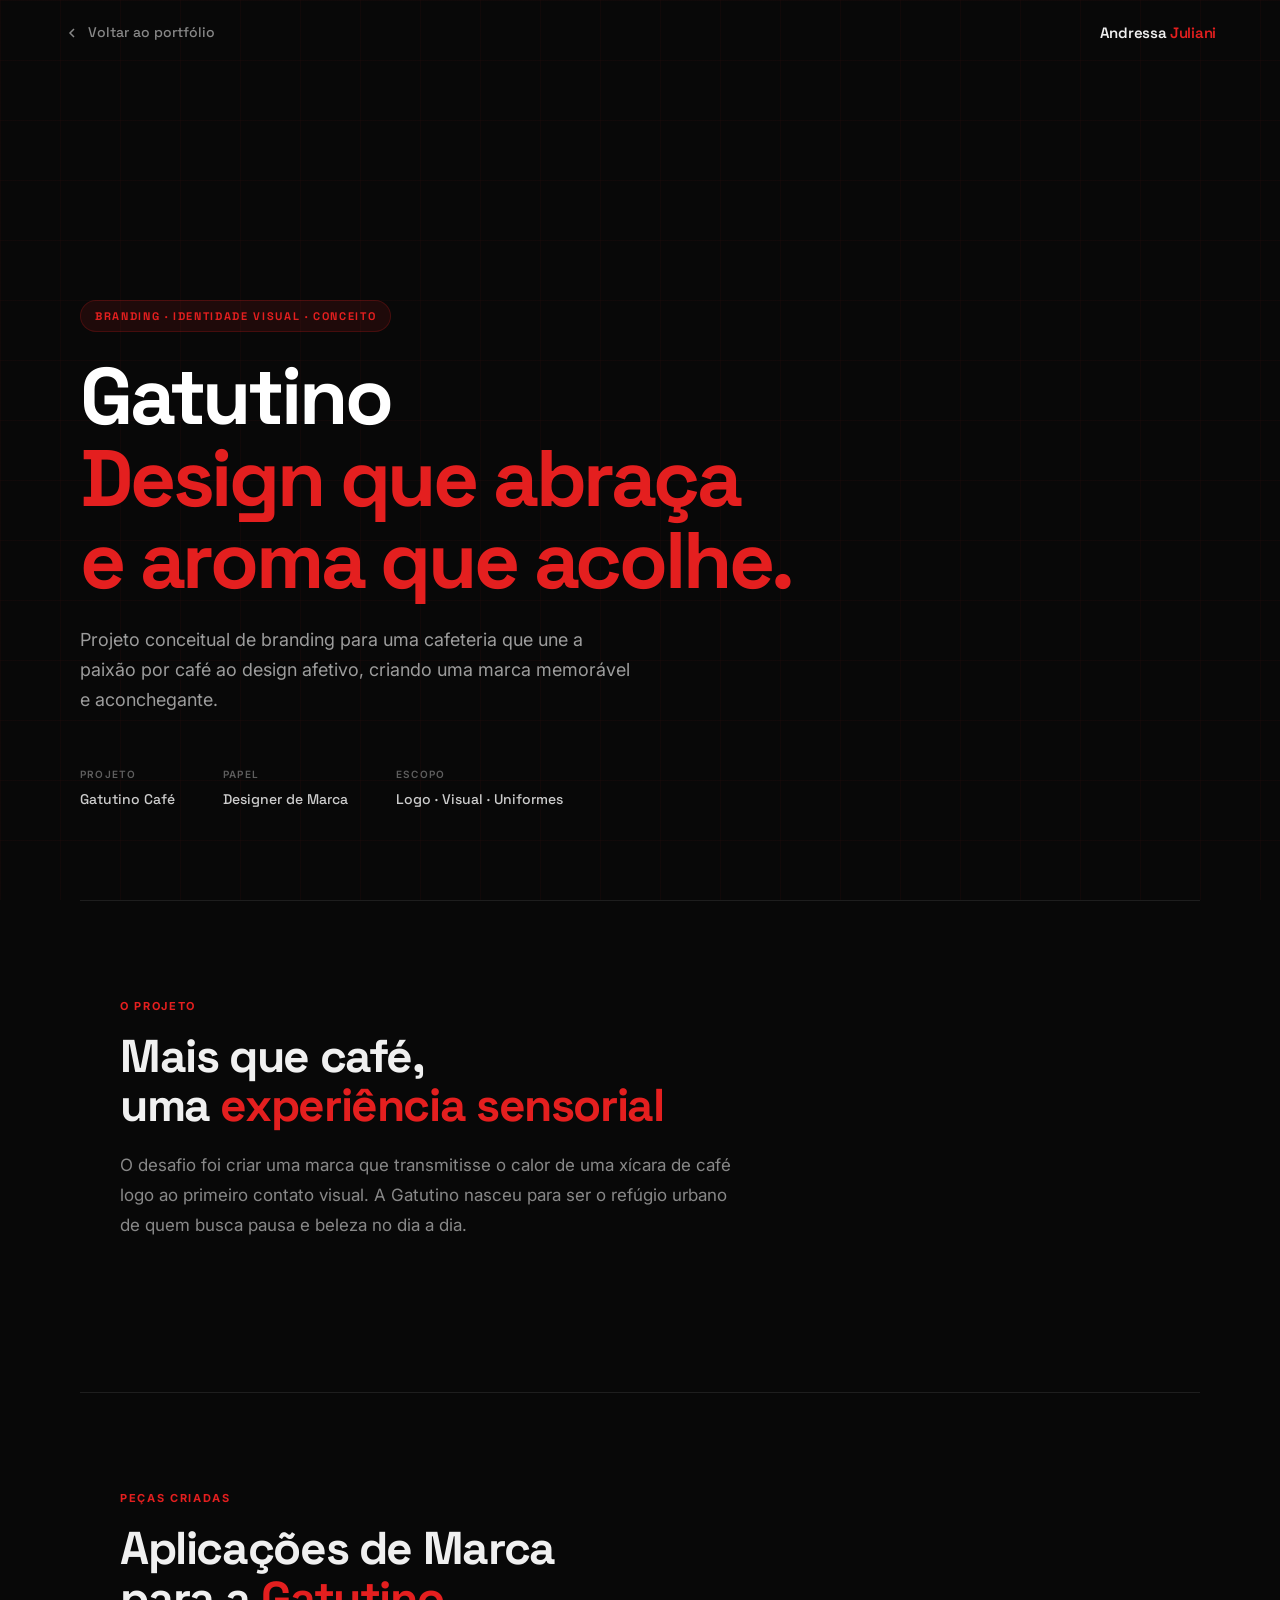
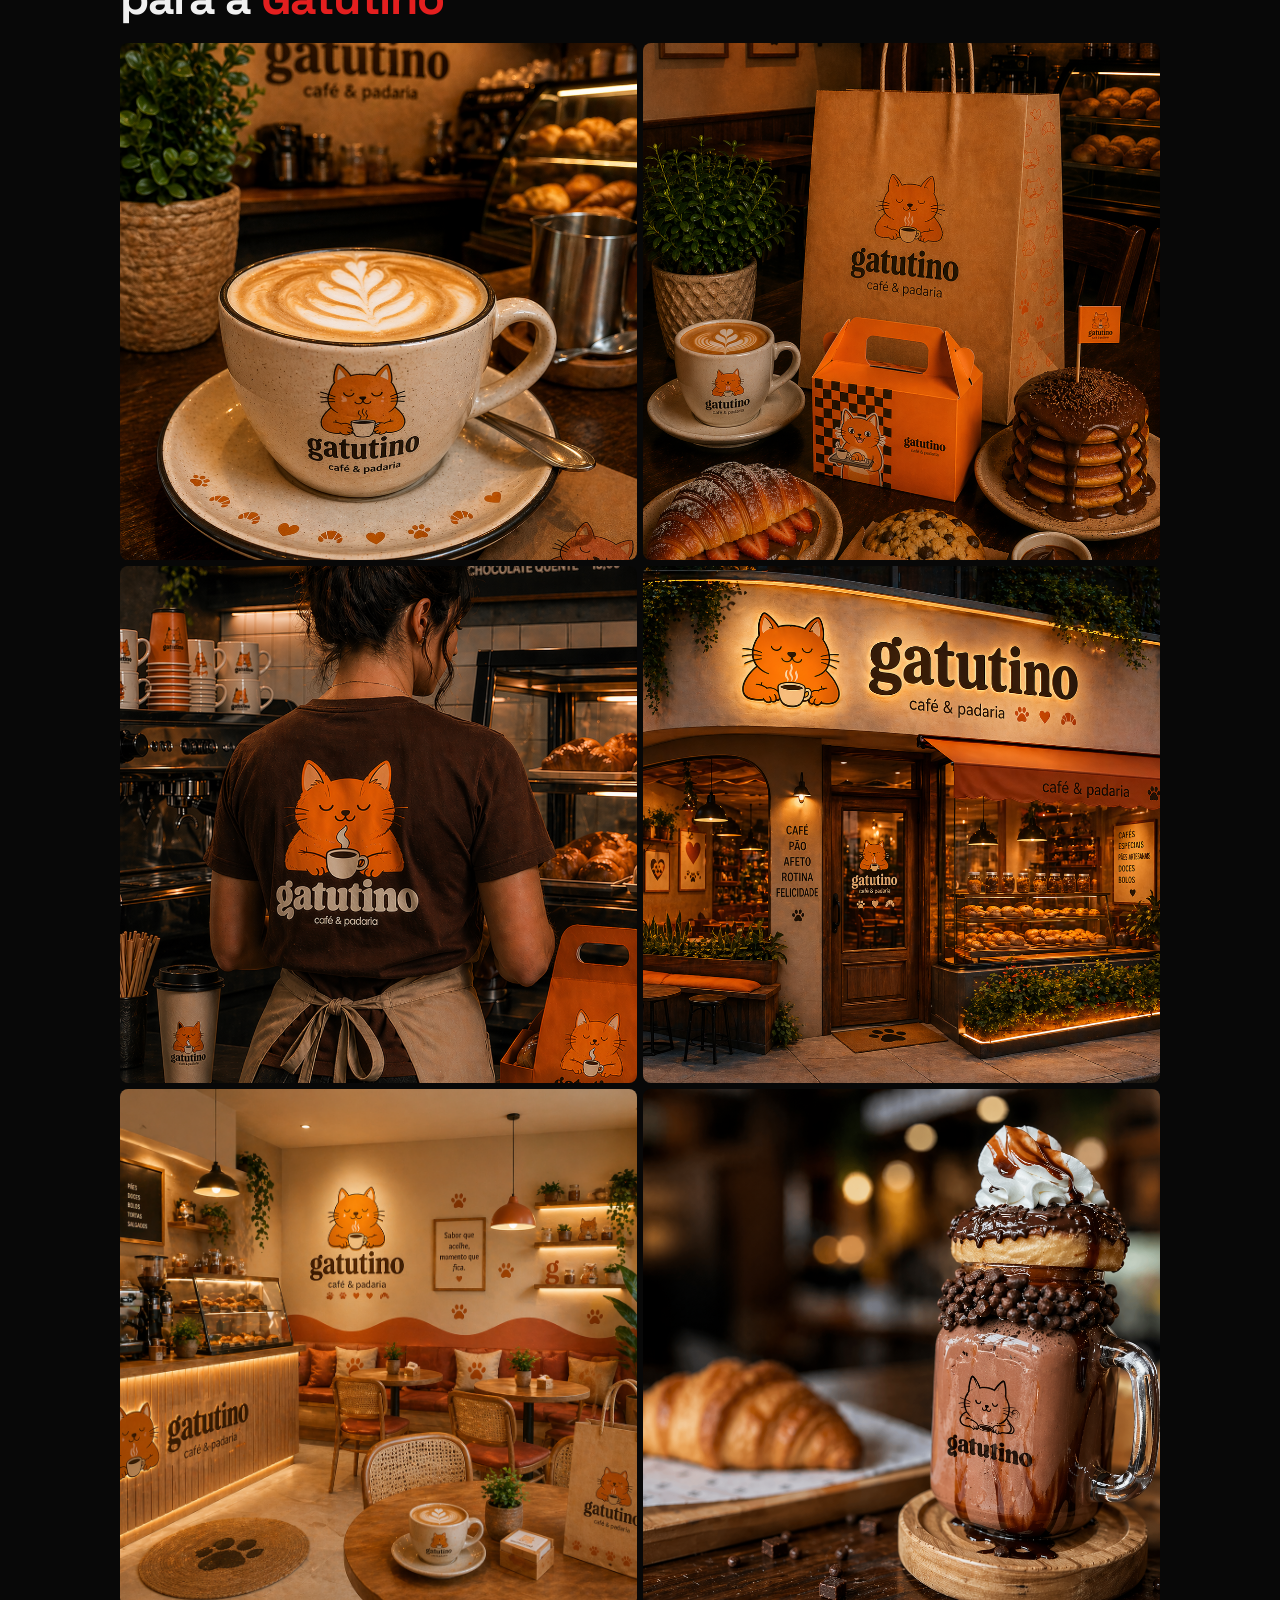
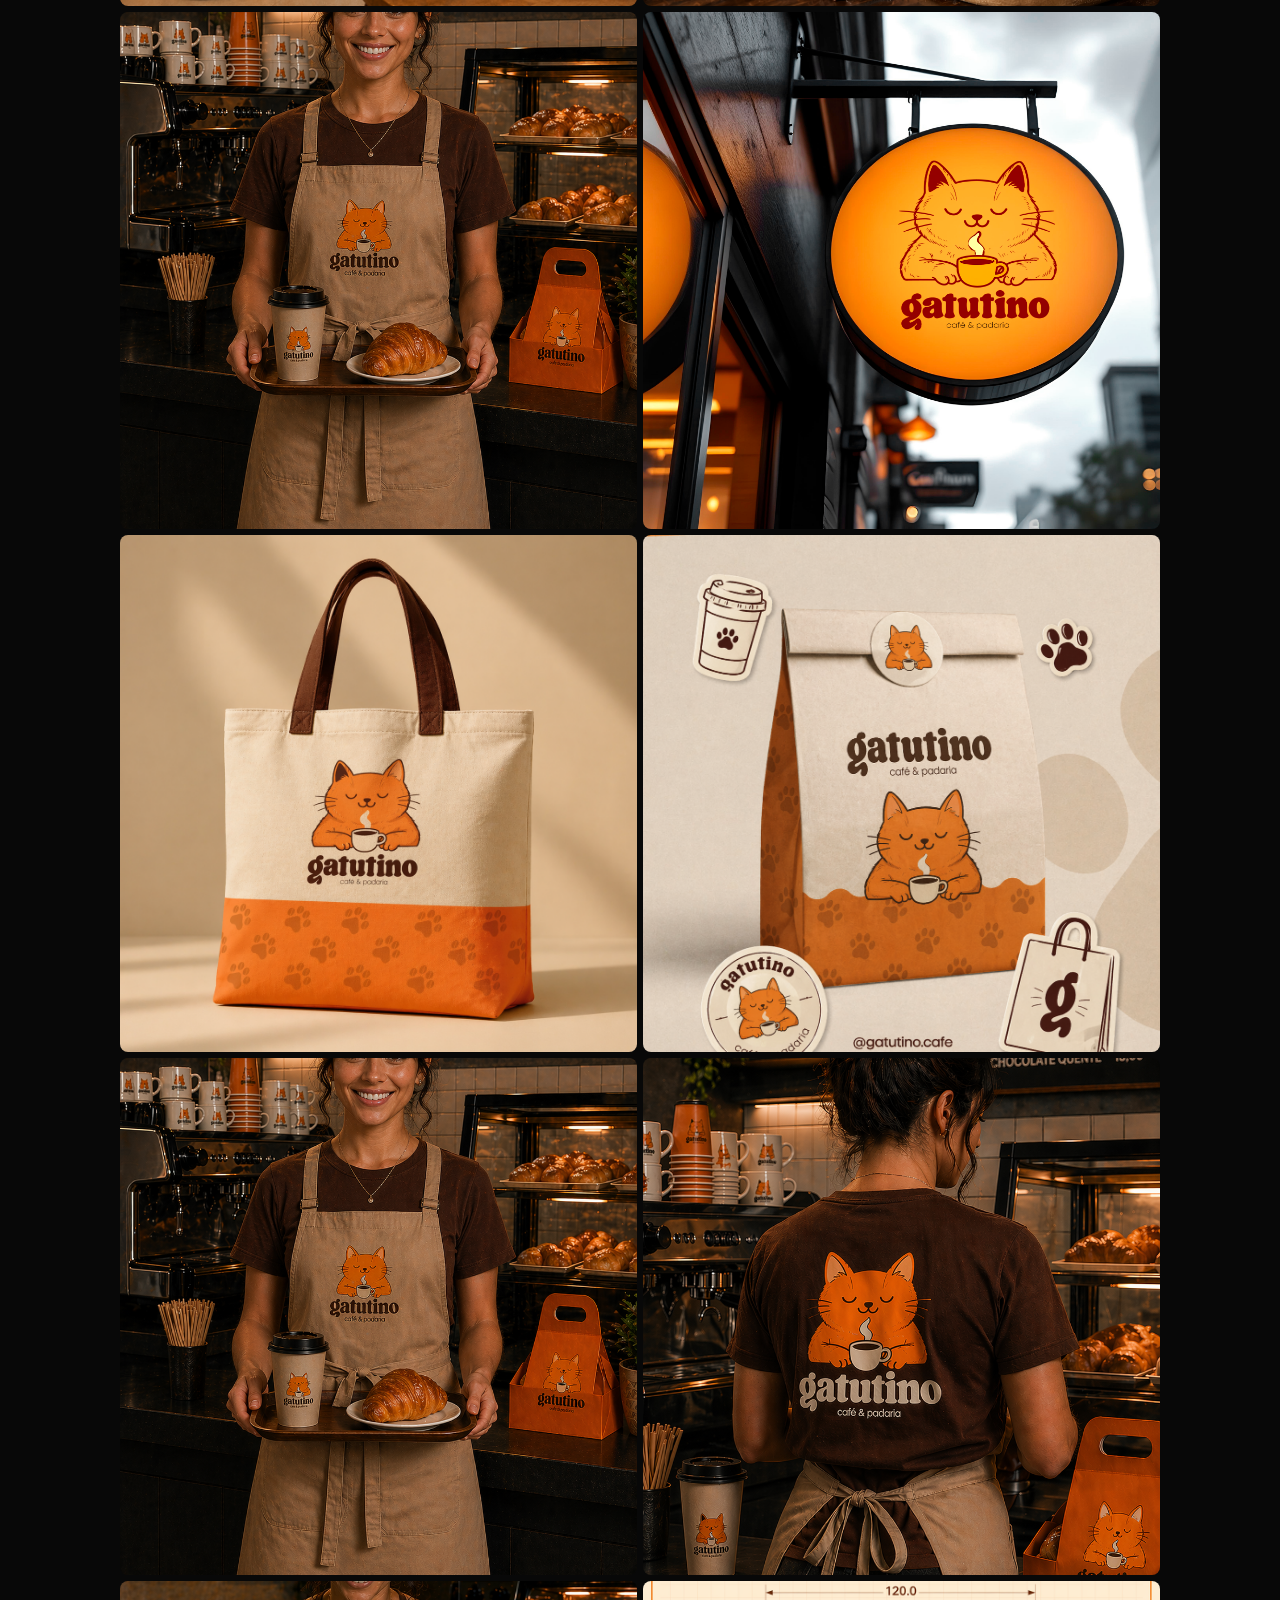
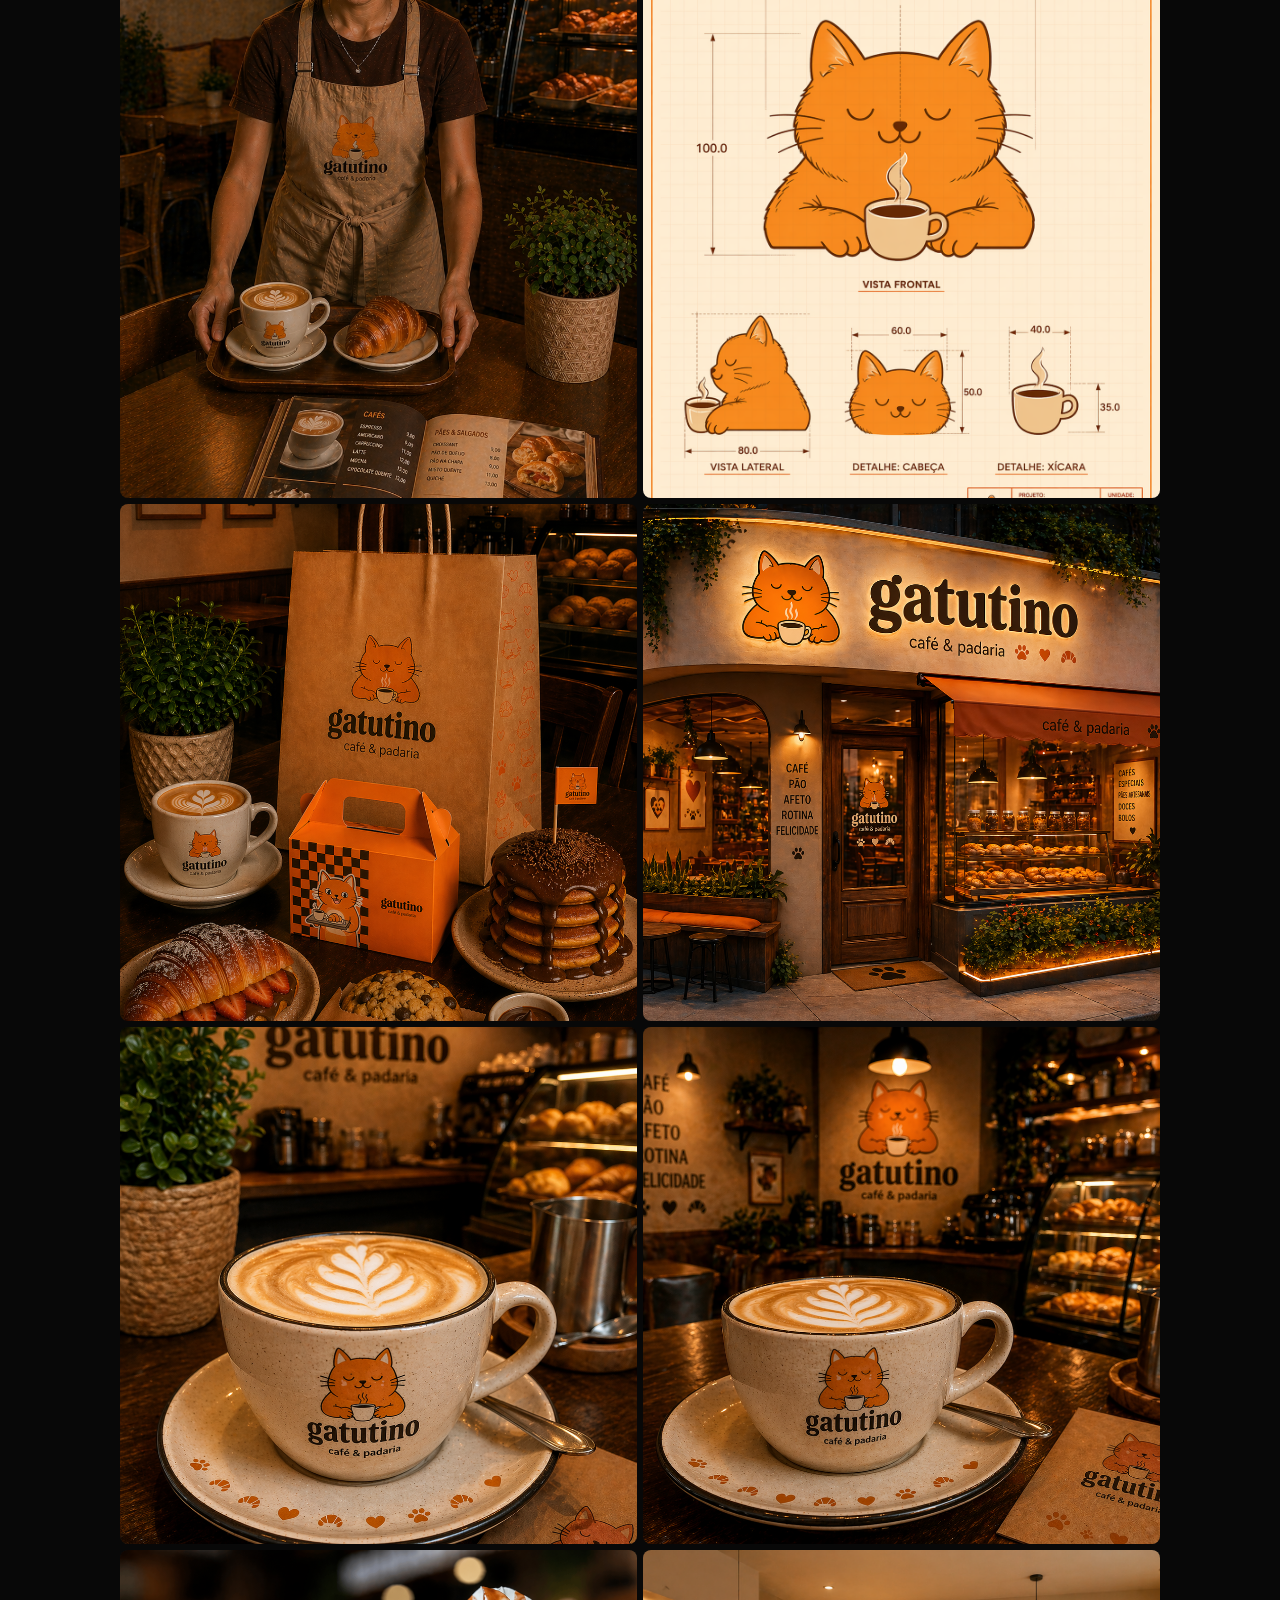
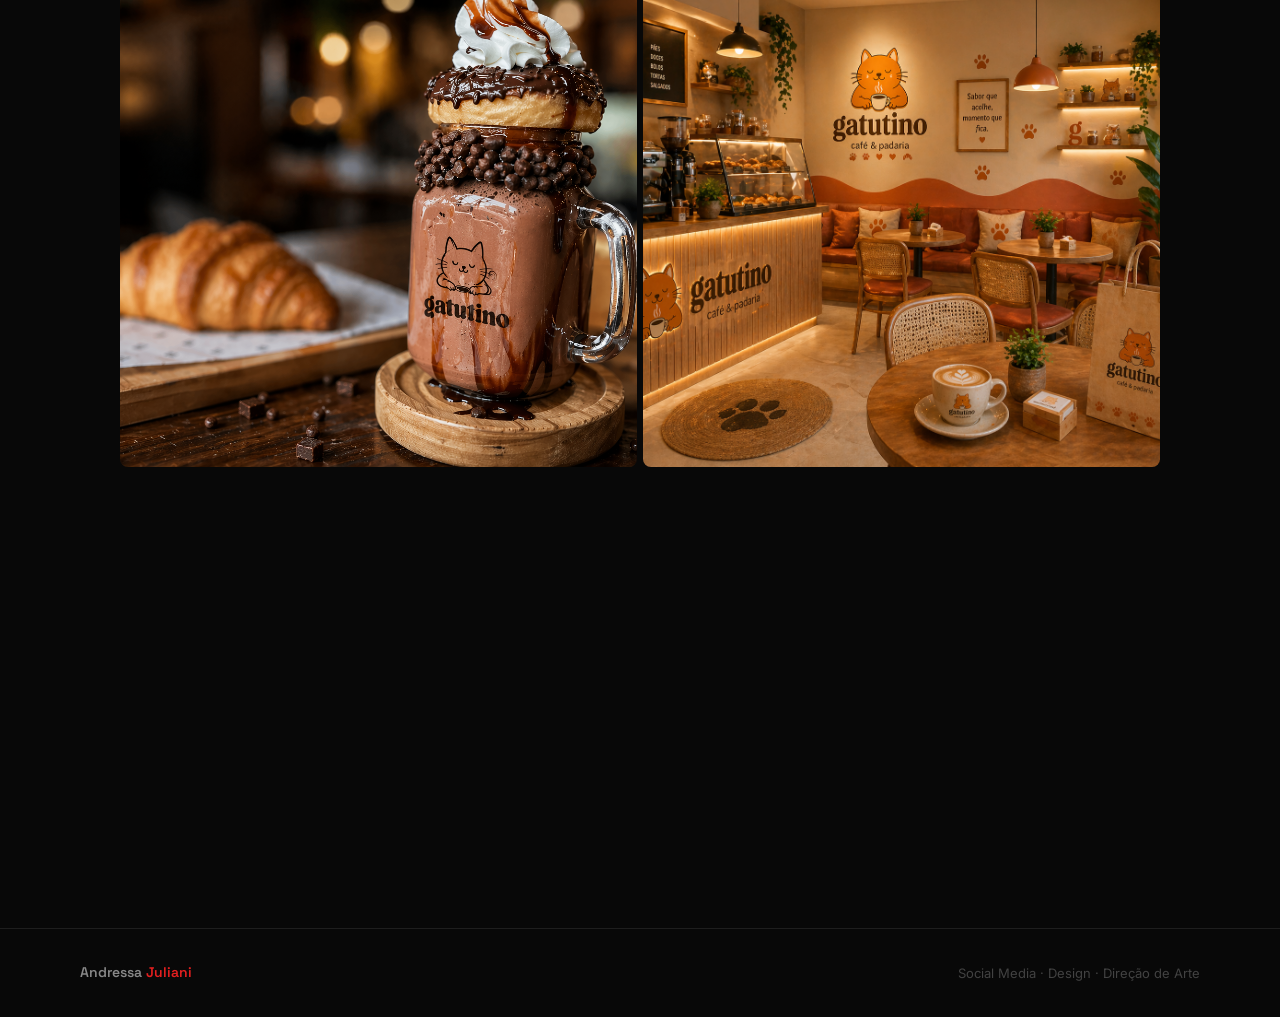
<file: andressa-case-cafeteria.html>
<!DOCTYPE html>
<html lang="pt-BR">
<head>
  <meta charset="UTF-8" />
  <meta name="viewport" content="width=device-width, initial-scale=1.0" />
  <title>Gatutino | Projeto Conceitual para Cafeteria | Andressa Juliani</title>
  <link rel="preconnect" href="https://fonts.googleapis.com" />
  <link rel="preconnect" href="https://fonts.gstatic.com" crossorigin />
  <link href="https://fonts.googleapis.com/css2?family=Space+Grotesk:wght@300;400;500;600;700&family=Inter:wght@300;400;500&display=swap" rel="stylesheet" />
  <style>
    *, *::before, *::after { box-sizing: border-box; margin: 0; padding: 0; }

    :root {
      --bg: #080808;
      --surface: #111111;
      --surface2: #161616;
      --border: #1e1e1e;
      --accent: #E41F1F;
      --accent-dim: rgba(228,31,31,0.1);
      --accent-glow: rgba(228,31,31,0.2);
      --text: #F0F0F0;
      --text-muted: #888888;
    }

    html { scroll-behavior: smooth; }
    body {
      background: var(--bg);
      color: var(--text);
      font-family: 'Inter', sans-serif;
      font-size: 16px;
      line-height: 1.7;
      overflow-x: hidden;
    }

    nav {
      position: fixed; top: 0; left: 0; right: 0; z-index: 100;
      padding: 20px 64px;
      display: flex; align-items: center; justify-content: space-between;
      transition: background 0.3s, border-color 0.3s;
      border-bottom: 1px solid transparent;
    }
    nav.scrolled { background: rgba(8,8,8,0.94); backdrop-filter: blur(16px); border-color: var(--border); }
    .nav-back {
      font-family: 'Space Grotesk', sans-serif; font-size: 14px; font-weight: 500;
      color: var(--text-muted); text-decoration: none;
      display: flex; align-items: center; gap: 8px; transition: color 0.2s;
    }
    .nav-back:hover { color: var(--accent); }
    .nav-back svg { width: 16px; height: 16px; }
    .nav-logo { font-family: 'Space Grotesk', sans-serif; font-size: 15px; font-weight: 600; color: var(--text); letter-spacing: -0.02em; }
    .nav-logo span { color: var(--accent); }

    /* HERO */
    .hero {
      min-height: 100vh; display: flex; flex-direction: column;
      justify-content: flex-end; position: relative; overflow: hidden;
      padding-top: 120px;
    }
    .hero-cover {
      position: absolute; inset: 0;
      background: linear-gradient(135deg, #0a0800 0%, #1a1200 50%, #2a1e00 100%);
    }
    .hero-cover img { width: 100%; height: 100%; object-fit: cover; opacity: 0.75; }
    .hero-overlay {
      position: absolute; inset: 0;
      background: linear-gradient(to bottom, rgba(8,8,8,0) 0%, rgba(8,8,8,0.6) 60%, #080808 100%);
    }
    .hero-grid {
      position: absolute; inset: 0;
      background-image: linear-gradient(rgba(228,31,31,0.04) 1px, transparent 1px), linear-gradient(90deg, rgba(228,31,31,0.04) 1px, transparent 1px);
      background-size: 60px 60px;
    }
    .hero-content {
      position: relative; z-index: 2;
      padding: 0 80px 88px; max-width: 960px;
    }
    .hero-tag {
      display: inline-flex; align-items: center; gap: 8px;
      font-family: 'Space Grotesk', sans-serif; font-size: 11px; font-weight: 700;
      letter-spacing: 0.15em; text-transform: uppercase; color: var(--accent);
      margin-bottom: 24px; background: var(--accent-dim);
      border: 1px solid rgba(228,31,31,0.2); padding: 6px 14px; border-radius: 100px;
    }
    .hero-title {
      font-family: 'Space Grotesk', sans-serif;
      font-size: clamp(44px, 6.5vw, 80px); font-weight: 700;
      line-height: 1.02; letter-spacing: -0.04em; color: #fff; margin-bottom: 24px;
    }
    .hero-title em { font-style: normal; color: var(--accent); }
    .hero-sub { font-size: 18px; color: rgba(255,255,255,0.6); max-width: 560px; line-height: 1.65; }
    .hero-meta { display: flex; gap: 48px; margin-top: 52px; flex-wrap: wrap; }
    .meta-item { display: flex; flex-direction: column; gap: 5px; }
    .meta-label { font-size: 10px; font-weight: 600; letter-spacing: 0.12em; text-transform: uppercase; color: rgba(255,255,255,0.35); }
    .meta-value { font-family: 'Space Grotesk', sans-serif; font-size: 14px; font-weight: 500; color: rgba(255,255,255,0.8); }

    /* LAYOUT */
    section { padding: 96px 80px; max-width: 1200px; margin: 0 auto; }
    .section-label { font-size: 11px; font-weight: 700; letter-spacing: 0.15em; text-transform: uppercase; color: var(--accent); margin-bottom: 16px; }
    .section-title {
      font-family: 'Space Grotesk', sans-serif; font-size: clamp(28px, 4vw, 46px);
      font-weight: 700; letter-spacing: -0.03em; line-height: 1.08; color: var(--text); margin-bottom: 20px;
    }
    .section-title em { font-style: normal; color: var(--accent); }
    .section-lead { font-size: 17px; color: var(--text-muted); max-width: 620px; line-height: 1.75; margin-bottom: 56px; }
    .divider { border: none; height: 1px; background: var(--border); margin: 0 80px; }

    /* GRADE DE MOCKUPS */
    .mockup-grid {
      display: grid;
      grid-template-columns: 1fr 1fr;
      gap: 6px;
    }
    .mockup-item {
      aspect-ratio: 1 / 1;
      overflow: hidden;
      border-radius: 8px;
      background: var(--surface);
    }
    .mockup-item img {
      width: 100%; height: 100%;
      object-fit: cover;
      display: block;
      transition: transform 0.4s ease;
    }
    .mockup-item:hover img { transform: scale(1.04); }

    .fade-up { opacity: 0; transform: translateY(32px); transition: opacity 0.7s ease, transform 0.7s ease; }
    .fade-up.visible { opacity: 1; transform: none; }
    .d1 { transition-delay: 0.1s; } .d2 { transition-delay: 0.2s; }
    .d3 { transition-delay: 0.3s; }

    @media (max-width: 960px) {
      nav { padding: 20px 24px; }
      .hero-content { padding: 0 24px 64px; }
      section { padding: 64px 24px; }
    }

    footer { border-top: 1px solid var(--border); padding: 32px 80px; display: flex; align-items: center; justify-content: space-between; }
    .footer-brand { font-family: 'Space Grotesk', sans-serif; font-size: 14px; font-weight: 600; color: var(--text-muted); }
    .footer-brand span { color: var(--accent); }
    .footer-copy { font-size: 13px; color: var(--text-muted); opacity: 0.45; }

    .cta-section { text-align: center; padding: 96px 80px; position: relative; }
    .btn-row { display: flex; gap: 16px; justify-content: center; flex-wrap: wrap; }
    .btn-primary { display: inline-flex; align-items: center; gap: 10px; background: var(--accent); color: #fff; font-family: 'Space Grotesk', sans-serif; font-weight: 600; font-size: 15px; padding: 14px 32px; border-radius: 8px; text-decoration: none; transition: opacity 0.2s, transform 0.2s; }
    .btn-primary:hover { opacity: 0.9; transform: translateY(-2px); }

  </style>
</head>
<body>

  <nav id="nav">
    <a href="./#cases" class="nav-back">
      <svg viewBox="0 0 16 16" fill="none" stroke="currentColor" stroke-width="1.5"><path d="M10 12L6 8l4-4"/></svg>
      Voltar ao portfólio
    </a>
    <div class="nav-logo">Andressa <span>Juliani</span></div>
  </nav>

  <!-- HERO -->
  <div class="hero">
    <div class="hero-grid"></div>
    <div class="hero-content">
      <div class="hero-tag">Branding &middot; Identidade Visual &middot; Conceito</div>
      <h1 class="hero-title">Gatutino<br><em>Design que abraça<br>e aroma que acolhe.</em></h1>
      <p class="hero-sub">Projeto conceitual de branding para uma cafeteria que une a paixão por café ao design afetivo, criando uma marca memorável e aconchegante.</p>
      <div class="hero-meta">
        <div class="meta-item">
          <div class="meta-label">Projeto</div>
          <div class="meta-value">Gatutino Café</div>
        </div>
        <div class="meta-item">
          <div class="meta-label">Papel</div>
          <div class="meta-value">Designer de Marca</div>
        </div>
        <div class="meta-item">
          <div class="meta-label">Escopo</div>
          <div class="meta-value">Logo &middot; Visual &middot; Uniformes</div>
        </div>
      </div>
    </div>
  </div>

  <hr class="divider" />

  <!-- CONTEXTO -->
  <section>
    <p class="section-label fade-up">O projeto</p>
    <h2 class="section-title fade-up d1">Mais que café,<br>uma <em>experiência sensorial</em></h2>
    <p class="section-lead fade-up d2">O desafio foi criar uma marca que transmitisse o calor de uma xícara de café logo ao primeiro contato visual. A Gatutino nasceu para ser o refúgio urbano de quem busca pausa e beleza no dia a dia.</p>
  </section>

  <hr class="divider" />

  <!-- CARROSSEIS -->
  <section>
    <p class="section-label fade-up">Peças criadas</p>
    <h2 class="section-title fade-up d1">Aplicações de Marca<br>para a <em>Gatutino</em></h2>
    
    <div class="mockup-grid fade-up d1">
      <div class="mockup-item"><img src="images/cafeteria/cafeteria-1.jpg" alt="Xícara Gatutino" loading="lazy"></div>
      <div class="mockup-item"><img src="images/cafeteria/cafeteria-2.jpg" alt="Mesa Gatutino" loading="lazy"></div>
      <div class="mockup-item"><img src="images/cafeteria/cafeteria-3.jpg" alt="Uniforme Gatutino" loading="lazy"></div>
      <div class="mockup-item"><img src="images/cafeteria/cafeteria-exterior.jpg" alt="Fachada Gatutino" loading="lazy"></div>
      <div class="mockup-item"><img src="images/cafeteria/cafeteria-interior.jpg" alt="Interior Gatutino" loading="lazy"></div>
      <div class="mockup-item"><img src="images/cafeteria/cafeteria-milkshake.jpg" alt="Milkshake Gatutino" loading="lazy"></div>
      <div class="mockup-item"><img src="images/cafeteria/cafeteria-person-front.jpg" alt="Atendimento Gatutino" loading="lazy"></div>
      <div class="mockup-item"><img src="images/cafeteria/cafeteria-sign.png" alt="Letreiro Gatutino" loading="lazy"></div>
      <div class="mockup-item"><img src="images/cafeteria/ChatGPT%20Image%2022_04_2026%2C%2014_46_12.png" alt="Mockup Gatutino" loading="lazy"></div>
      <div class="mockup-item"><img src="images/cafeteria/ChatGPT%20Image%2022_04_2026%2C%2015_18_53.png" alt="Mockup Gatutino" loading="lazy"></div>
      <div class="mockup-item"><img src="images/cafeteria/ChatGPT%20Image%2022_04_2026%2C%2015_57_06.png" alt="Mockup Gatutino" loading="lazy"></div>
      <div class="mockup-item"><img src="images/cafeteria/ChatGPT%20Image%2022_04_2026%2C%2015_58_36.png" alt="Mockup Gatutino" loading="lazy"></div>
      <div class="mockup-item"><img src="images/cafeteria/ChatGPT%20Image%2023_04_2026%2C%2015_38_50.png" alt="Mockup Gatutino" loading="lazy"></div>
      <div class="mockup-item"><img src="images/cafeteria/ChatGPT%20Image%2023_04_2026%2C%2016_05_02.png" alt="Mockup Gatutino" loading="lazy"></div>
      <div class="mockup-item"><img src="images/cafeteria/ChatGPT%20Image%2023_04_2026%2C%2020_40_06.png" alt="Mockup Gatutino" loading="lazy"></div>
      <div class="mockup-item"><img src="images/cafeteria/ChatGPT%20Image%2023_04_2026%2C%2020_50_02.png" alt="Mockup Gatutino" loading="lazy"></div>
      <div class="mockup-item"><img src="images/cafeteria/ChatGPT%20Image%2023_04_2026%2C%2020_55_34.png" alt="Mockup Gatutino" loading="lazy"></div>
      <div class="mockup-item"><img src="images/cafeteria/ChatGPT%20Image%2023_04_2026%2C%2020_58_33.png" alt="Mockup Gatutino" loading="lazy"></div>
      <div class="mockup-item"><img src="images/cafeteria/ChatGPT%20Image%2023_04_2026%2C%2021_27_16.png" alt="Mockup Gatutino" loading="lazy"></div>
      <div class="mockup-item"><img src="images/cafeteria/ChatGPT%20Image%2023_04_2026%2C%2021_35_42.png" alt="Mockup Gatutino" loading="lazy"></div>
    </div>
  </section>

  <!-- CTA -->
  <div class="cta-section">
    <h2 class="section-title fade-up">Sua marca também<br>precisa de uma <em>alma assim?</em></h2>
    <div class="btn-row fade-up d2">
      <a href="https://wa.me/5551993909150" target="_blank" class="btn-primary">Falar no WhatsApp</a>
    </div>
  </div>

  <footer>
    <div class="footer-brand">Andressa <span>Juliani</span></div>
    <div class="footer-copy">Social Media &middot; Design &middot; Dire&ccedil;&atilde;o de Arte</div>
  </footer>

  <script>
    const nav = document.getElementById('nav');
    window.addEventListener('scroll', () => { nav.classList.toggle('scrolled', window.scrollY > 40); });
    const obs = new IntersectionObserver((entries) => {
      entries.forEach(e => { if (e.isIntersecting) { e.target.classList.add('visible'); obs.unobserve(e.target); } });
    }, { threshold: 0.1 });
    document.querySelectorAll('.fade-up').forEach(el => obs.observe(el));

  </script>
</body>
</html>
</file>
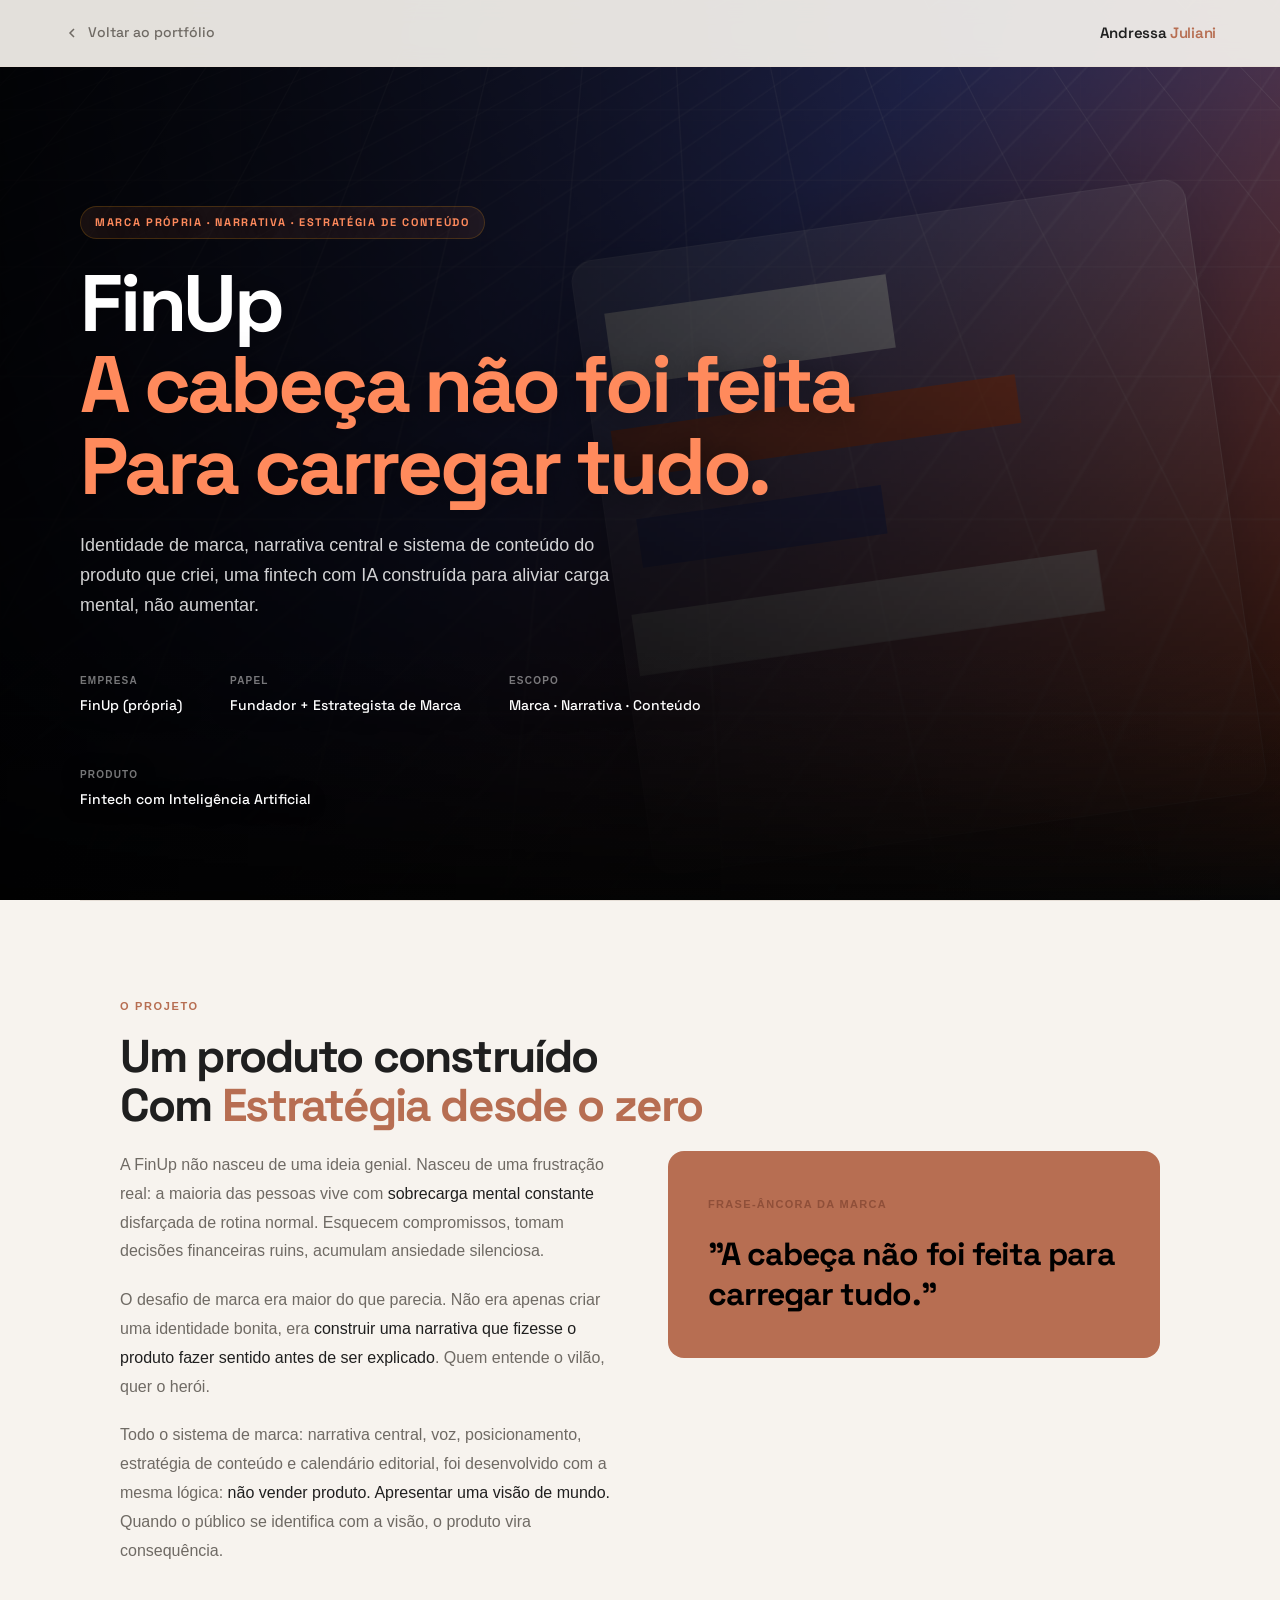
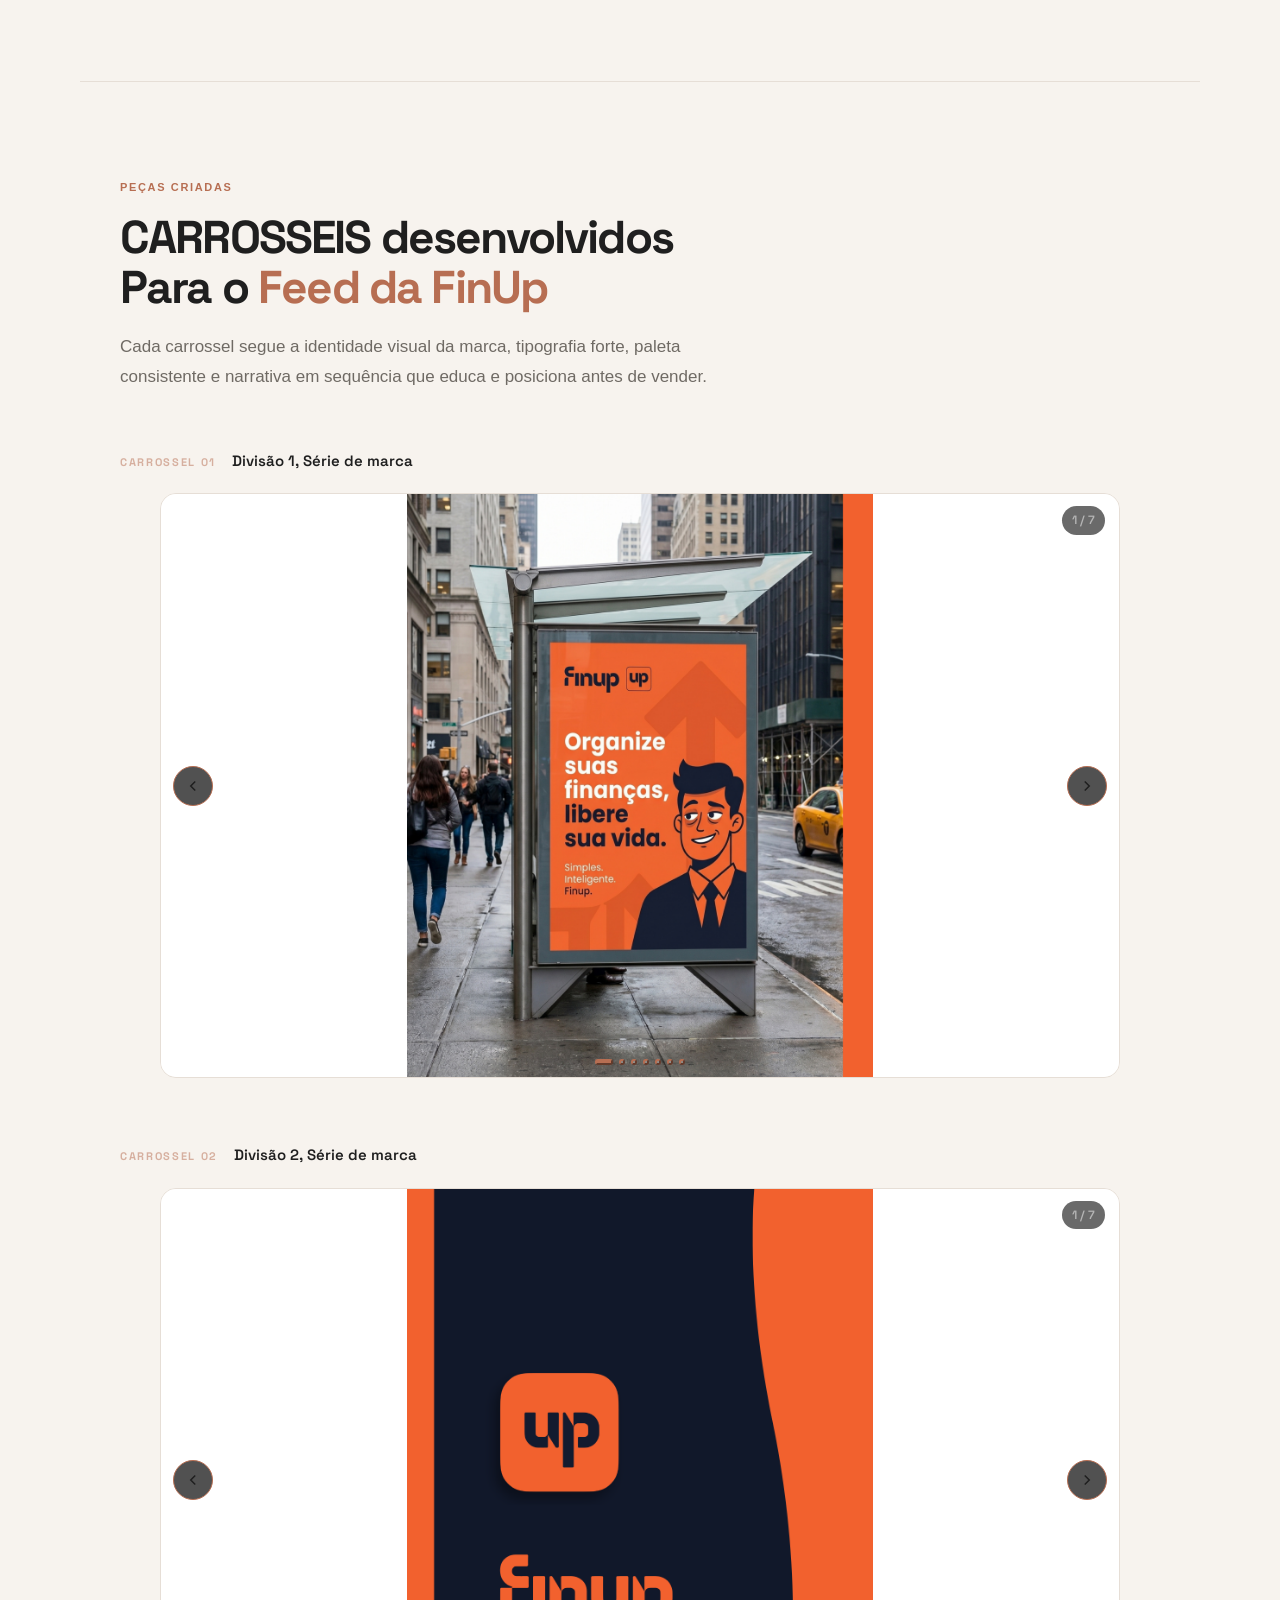
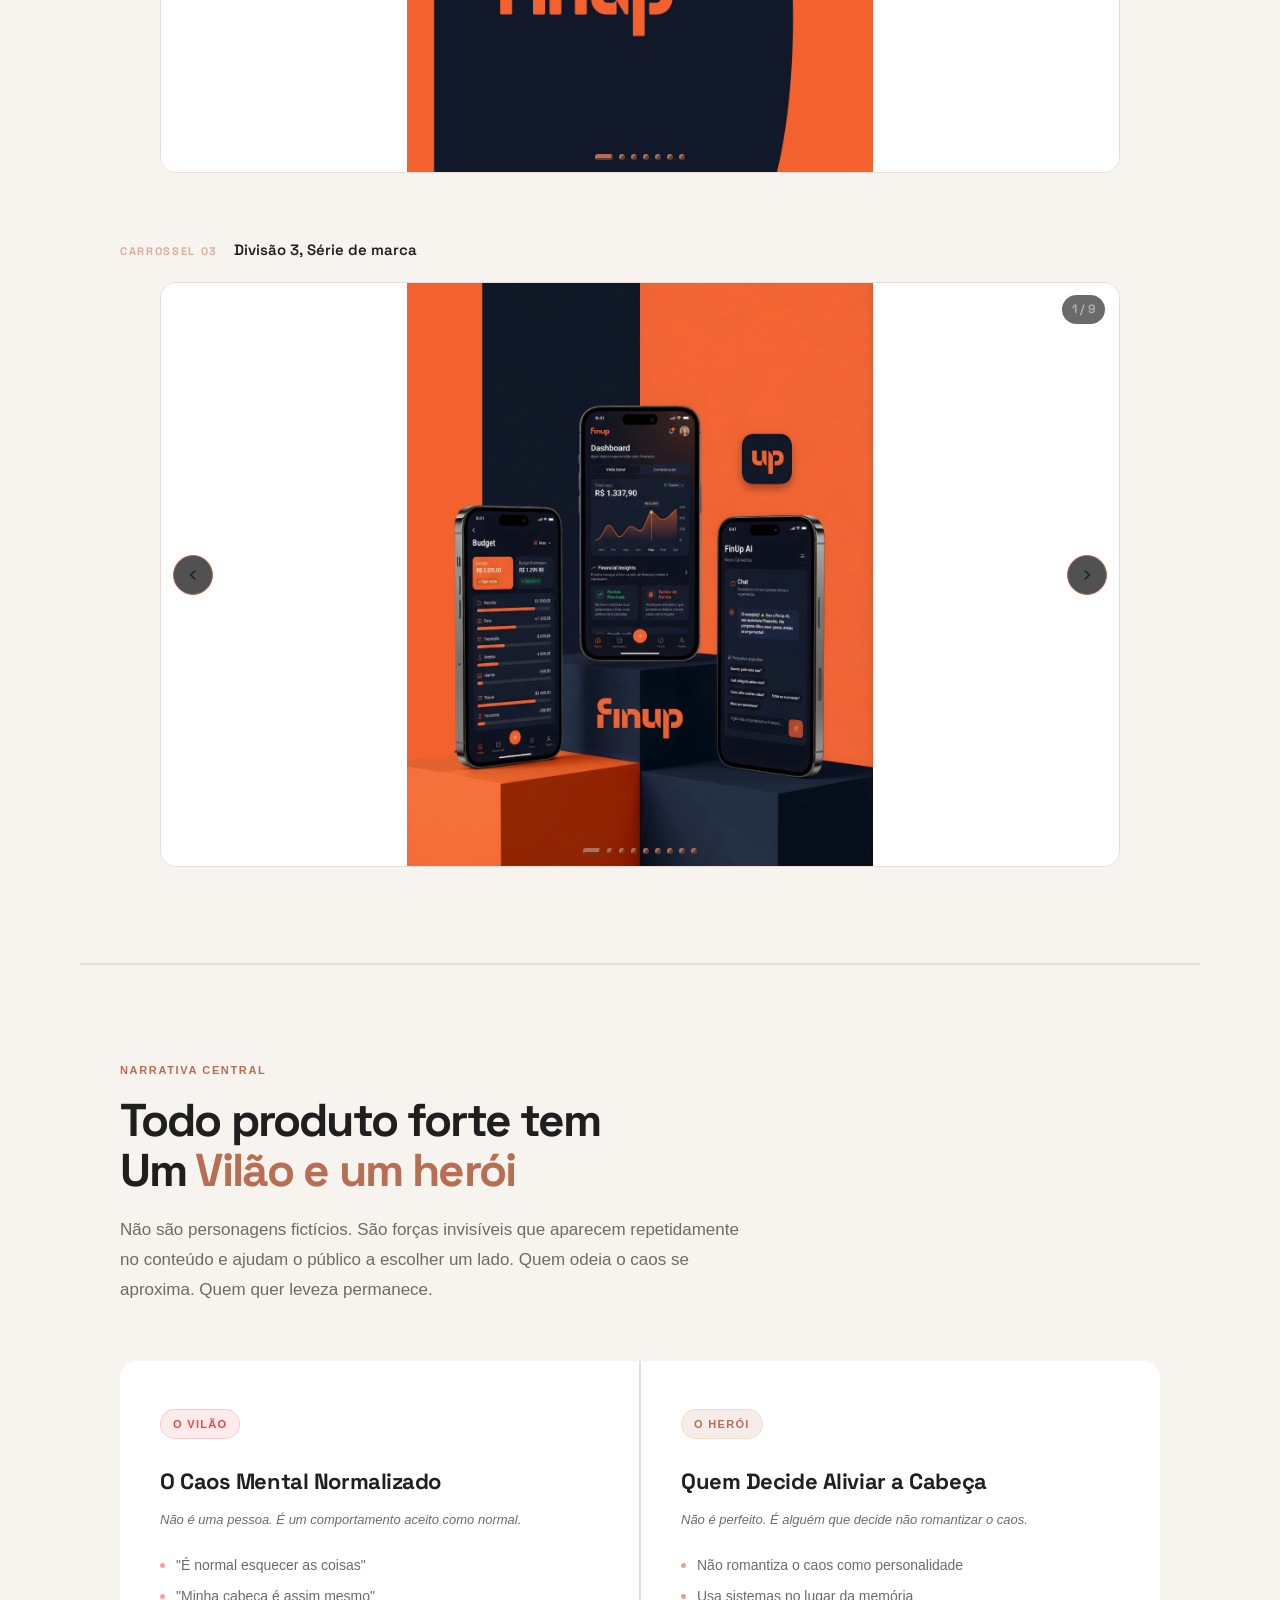
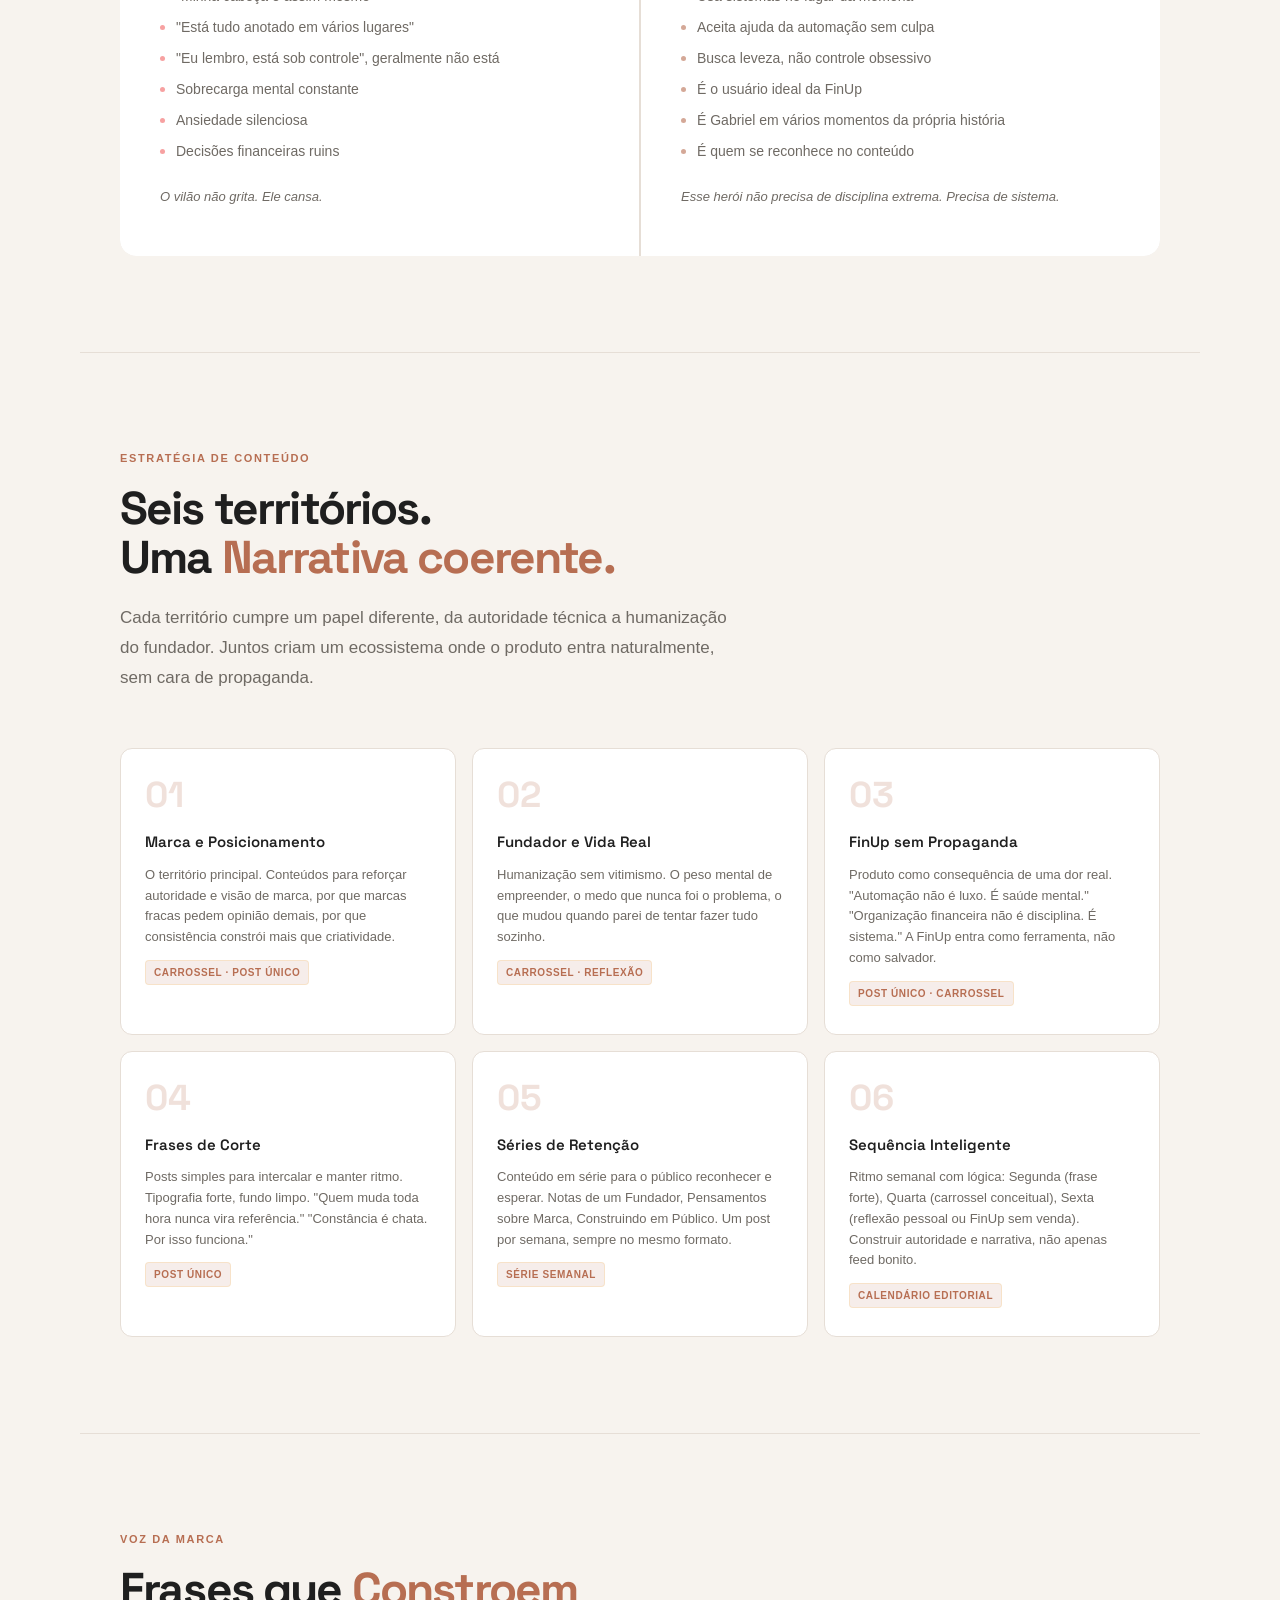
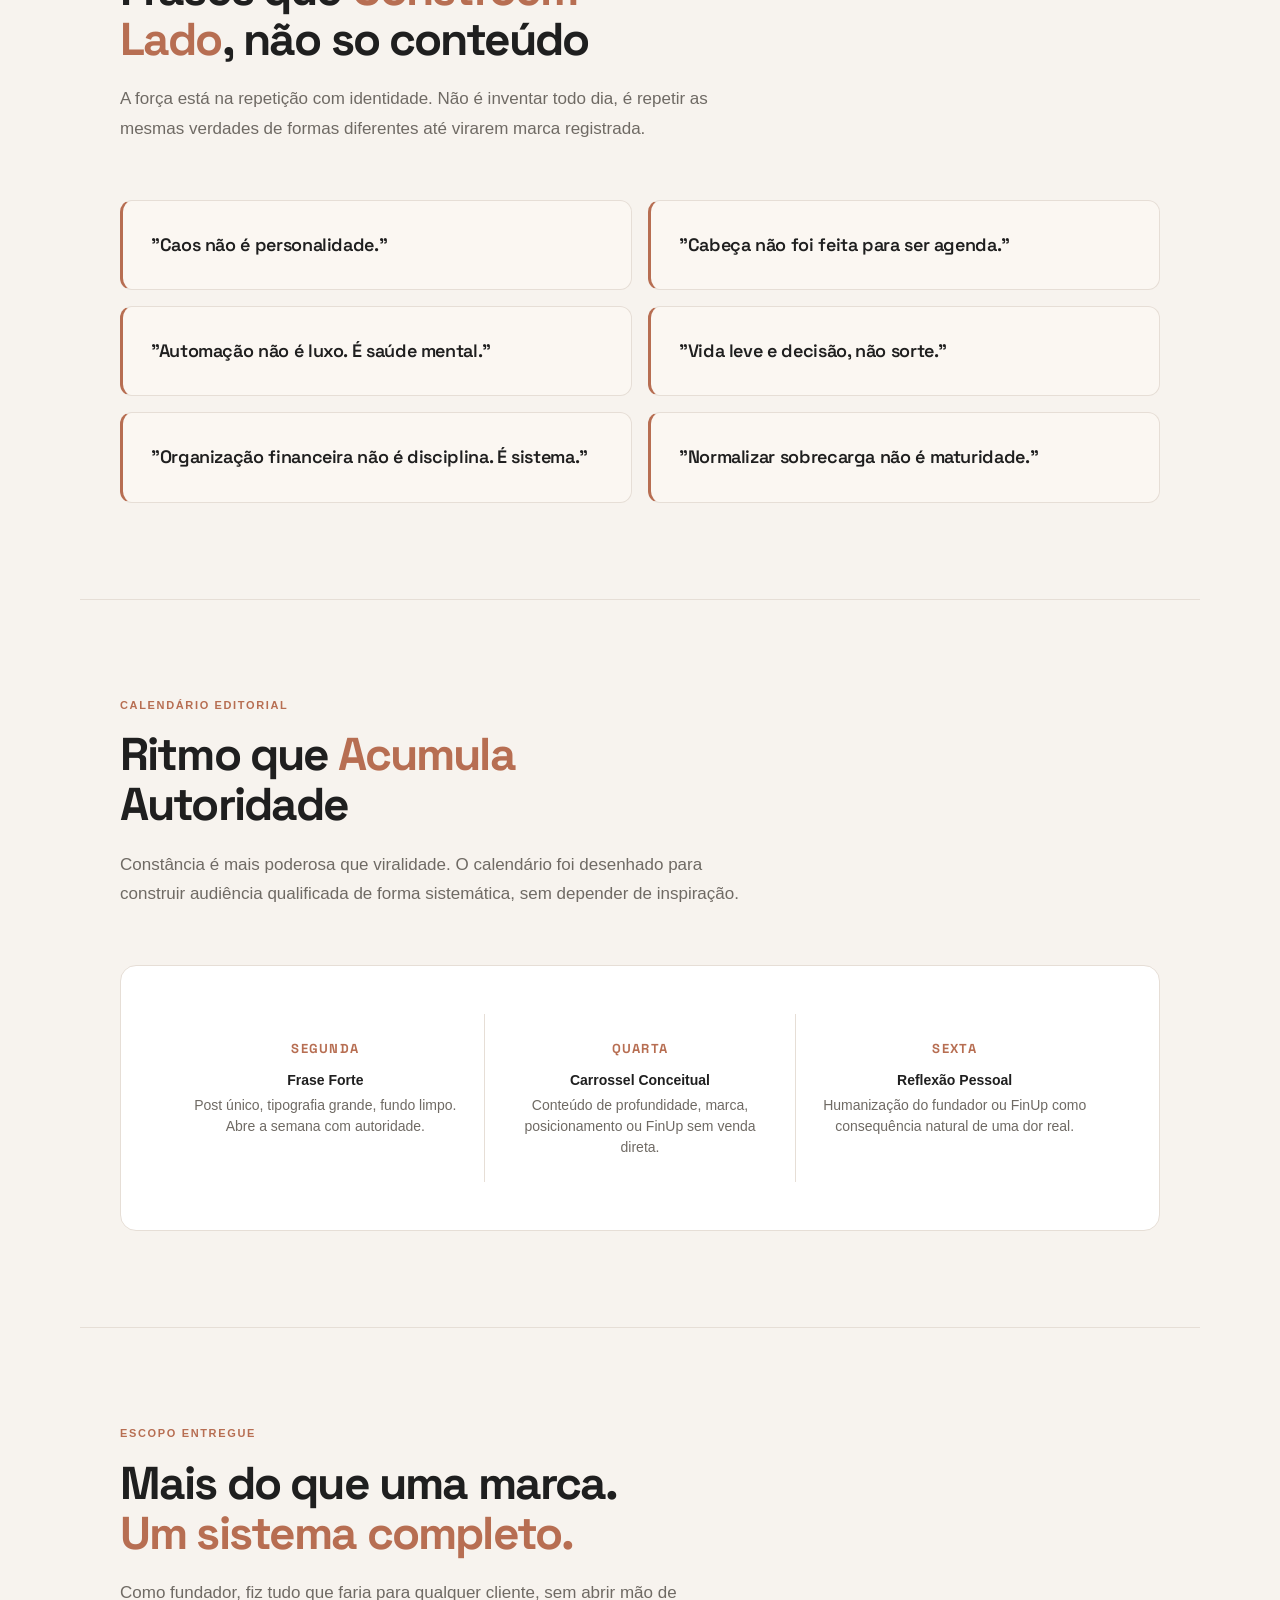
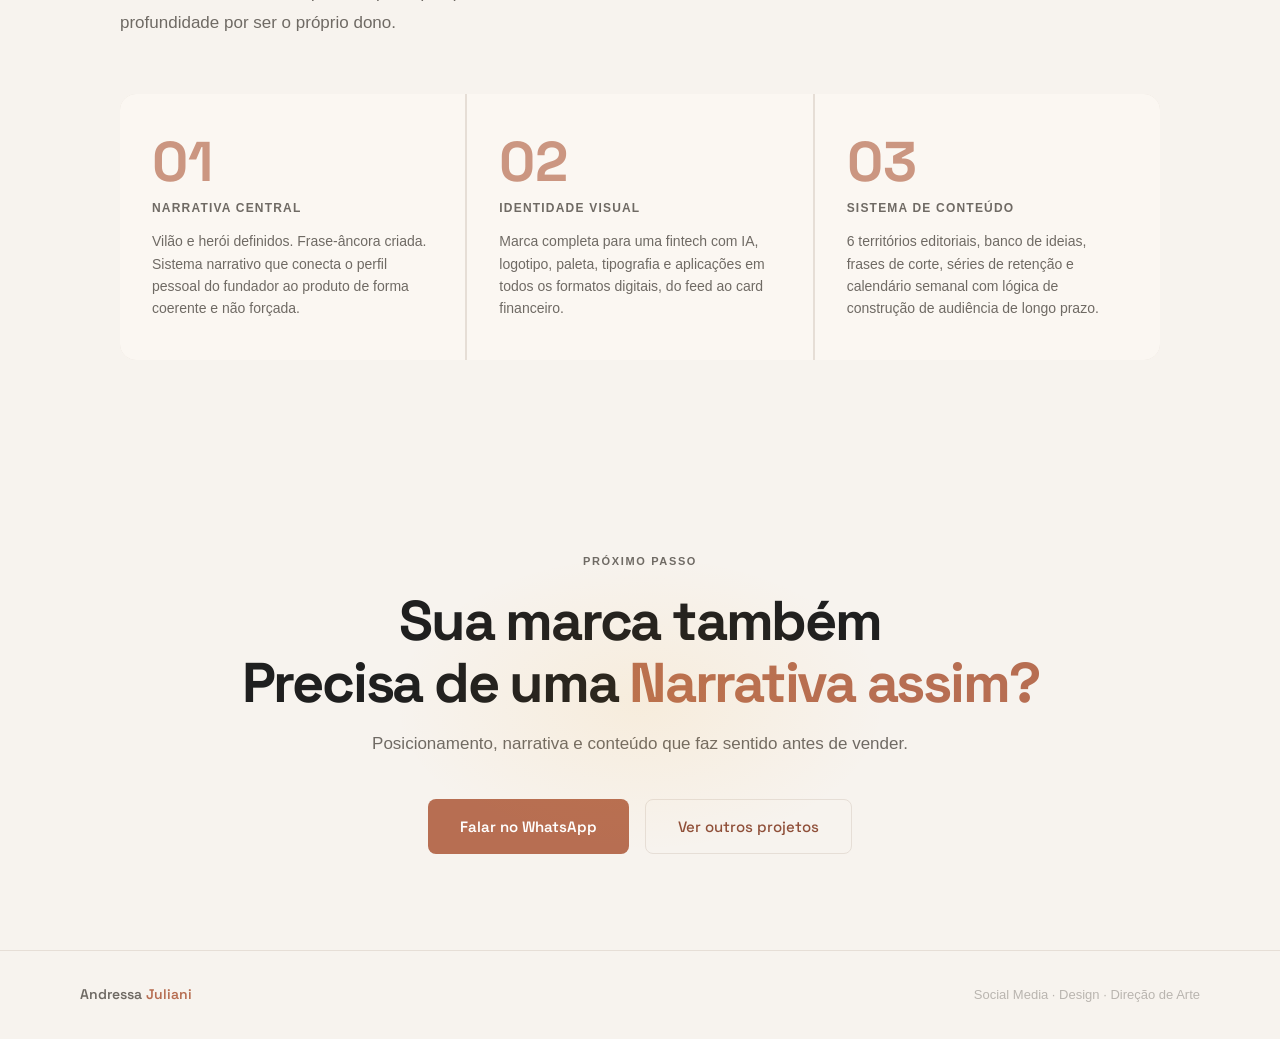
<file: andressa-case-finup.html>
<!DOCTYPE html>
<html lang="pt-BR">
<head>
  <meta charset="UTF-8" />
  <meta name="viewport" content="width=device-width, initial-scale=1.0" />
  <title>FinUp, Marca, Narrativa e Estrat&eacute;gia de Conte&uacute;do | Andressa Juliani</title>
  <link rel="preconnect" href="https://fonts.googleapis.com" />
  <link rel="preconnect" href="https://fonts.gstatic.com" crossorigin />
  <link href="https://fonts.googleapis.com/css2?family=Space+Grotesk:wght@300;400;500;600;700&family=Inter:wght@300;400;500&display=swap" rel="stylesheet" />
  <style>
    *, *::before, *::after { box-sizing: border-box; margin: 0; padding: 0; }

    :root {
      --bg: #080808;
      --surface: #111111;
      --surface2: #161616;
      --border: #1e1e1e;
      --accent: #F59E0B;
      --accent-dim: rgba(245,158,11,0.1);
      --accent-glow: rgba(245,158,11,0.2);
      --text: #F0F0F0;
      --text-muted: #888888;
    }

    html { scroll-behavior: smooth; }
    body {
      background: var(--bg);
      color: var(--text);
      font-family: 'Inter', sans-serif;
      font-size: 16px;
      line-height: 1.7;
      overflow-x: hidden;
    }

    nav {
      position: fixed; top: 0; left: 0; right: 0; z-index: 100;
      padding: 20px 64px;
      display: flex; align-items: center; justify-content: space-between;
      transition: background 0.3s, border-color 0.3s;
      border-bottom: 1px solid transparent;
    }
    nav.scrolled { background: rgba(8,8,8,0.94); backdrop-filter: blur(16px); border-color: var(--border); }
    .nav-back {
      font-family: 'Space Grotesk', sans-serif; font-size: 14px; font-weight: 500;
      color: var(--text-muted); text-decoration: none;
      display: flex; align-items: center; gap: 8px; transition: color 0.2s;
    }
    .nav-back:hover { color: var(--accent); }
    .nav-back svg { width: 16px; height: 16px; }
    .nav-logo { font-family: 'Space Grotesk', sans-serif; font-size: 15px; font-weight: 600; color: var(--text); letter-spacing: -0.02em; }
    .nav-logo span { color: var(--accent); }

    /* HERO */
    .hero {
      min-height: 100vh; display: flex; flex-direction: column;
      justify-content: flex-end; position: relative; overflow: hidden;
      padding-top: 120px;
    }
    .hero-cover {
      position: absolute; inset: 0;
      background: linear-gradient(135deg, #0a0800 0%, #1a1200 50%, #2a1e00 100%);
    }
    .hero-cover img { width: 100%; height: 100%; object-fit: cover; opacity: 0.75; }
    .hero-overlay {
      position: absolute; inset: 0;
      background: linear-gradient(to bottom, rgba(8,8,8,0) 0%, rgba(8,8,8,0.6) 60%, #080808 100%);
    }
    /* grid de fundo decorativo */
    .hero-grid {
      position: absolute; inset: 0;
      background-image: linear-gradient(rgba(245,158,11,0.04) 1px, transparent 1px), linear-gradient(90deg, rgba(245,158,11,0.04) 1px, transparent 1px);
      background-size: 60px 60px;
    }
    .hero-content {
      position: relative; z-index: 2;
      padding: 0 80px 88px; max-width: 960px;
    }
    .hero-tag {
      display: inline-flex; align-items: center; gap: 8px;
      font-family: 'Space Grotesk', sans-serif; font-size: 11px; font-weight: 700;
      letter-spacing: 0.15em; text-transform: uppercase; color: var(--accent);
      margin-bottom: 24px; background: var(--accent-dim);
      border: 1px solid rgba(245,158,11,0.2); padding: 6px 14px; border-radius: 100px;
    }
    .hero-title {
      font-family: 'Space Grotesk', sans-serif;
      font-size: clamp(44px, 6.5vw, 80px); font-weight: 700;
      line-height: 1.02; letter-spacing: -0.04em; color: #fff; margin-bottom: 24px;
    }
    .hero-title em { font-style: normal; color: var(--accent); }
    .hero-sub { font-size: 18px; color: rgba(255,255,255,0.6); max-width: 560px; line-height: 1.65; }
    .hero-meta { display: flex; gap: 48px; margin-top: 52px; flex-wrap: wrap; }
    .meta-item { display: flex; flex-direction: column; gap: 5px; }
    .meta-label { font-size: 10px; font-weight: 600; letter-spacing: 0.12em; text-transform: uppercase; color: rgba(255,255,255,0.35); }
    .meta-value { font-family: 'Space Grotesk', sans-serif; font-size: 14px; font-weight: 500; color: rgba(255,255,255,0.8); }

    /* LAYOUT */
    section { padding: 96px 80px; max-width: 1200px; margin: 0 auto; }
    .section-label { font-size: 11px; font-weight: 700; letter-spacing: 0.15em; text-transform: uppercase; color: var(--accent); margin-bottom: 16px; }
    .section-title {
      font-family: 'Space Grotesk', sans-serif; font-size: clamp(28px, 4vw, 46px);
      font-weight: 700; letter-spacing: -0.03em; line-height: 1.08; color: var(--text); margin-bottom: 20px;
    }
    .section-title em { font-style: normal; color: var(--accent); }
    .section-lead { font-size: 17px; color: var(--text-muted); max-width: 620px; line-height: 1.75; margin-bottom: 56px; }
    .divider { border: none; height: 1px; background: var(--border); margin: 0 80px; }

    /* CONTEXTO */
    .contexto-split {
      display: grid; grid-template-columns: 1fr 1fr; gap: 56px; align-items: start;
    }
    .contexto-text { font-size: 16px; color: var(--text-muted); line-height: 1.8; }
    .contexto-text p { margin-bottom: 20px; }
    .contexto-text strong { color: var(--text); font-weight: 500; }
    .frase-ancora {
      background: var(--accent); color: #000;
      border-radius: 16px; padding: 44px 40px;
    }
    .frase-ancora .label { font-size: 11px; font-weight: 700; letter-spacing: 0.12em; text-transform: uppercase; color: rgba(0,0,0,0.5); margin-bottom: 20px; }
    .frase-ancora .frase {
      font-family: 'Space Grotesk', sans-serif; font-size: clamp(22px, 3vw, 32px);
      font-weight: 700; letter-spacing: -0.03em; line-height: 1.25; color: #000;
    }

    /* NARRATIVA */
    .narrativa-grid { display: grid; grid-template-columns: 1fr 1fr; gap: 2px; border-radius: 16px; overflow: hidden; background: var(--border); }
    .narr-card { background: var(--surface); padding: 48px 40px; }
    .narr-badge {
      display: inline-block; font-size: 11px; font-weight: 700; letter-spacing: 0.12em;
      text-transform: uppercase; padding: 5px 12px; border-radius: 100px; margin-bottom: 24px;
    }
    .narr-badge.vilao { background: rgba(239,68,68,0.1); color: #ef4444; border: 1px solid rgba(239,68,68,0.2); }
    .narr-badge.heroi { background: var(--accent-dim); color: var(--accent); border: 1px solid rgba(245,158,11,0.2); }
    .narr-name { font-family: 'Space Grotesk', sans-serif; font-size: 22px; font-weight: 700; color: var(--text); margin-bottom: 8px; letter-spacing: -0.02em; }
    .narr-sub { font-size: 13px; color: var(--text-muted); margin-bottom: 24px; font-style: italic; }
    .narr-list { list-style: none; display: flex; flex-direction: column; gap: 10px; }
    .narr-list li { font-size: 14px; color: var(--text-muted); padding-left: 16px; position: relative; line-height: 1.5; }
    .narr-list li::before { content: ''; position: absolute; left: 0; top: 8px; width: 5px; height: 5px; border-radius: 50%; background: var(--border); }
    .narr-list.red li::before { background: rgba(239,68,68,0.5); }
    .narr-list.amber li::before { background: var(--accent); opacity: 0.6; }

    /* ESTRATEGIA DE CONTEUDO */
    .conteudo-grid { display: grid; grid-template-columns: repeat(3, 1fr); gap: 16px; }
    .conteudo-card {
      background: var(--surface); border: 1px solid var(--border); border-radius: 12px;
      padding: 28px 24px; transition: border-color 0.3s, transform 0.3s;
    }
    .conteudo-card:hover { border-color: rgba(245,158,11,0.3); transform: translateY(-4px); }
    .conteudo-num { font-family: 'Space Grotesk', sans-serif; font-size: 36px; font-weight: 700; color: var(--accent); opacity: 0.2; line-height: 1; margin-bottom: 16px; }
    .conteudo-title { font-family: 'Space Grotesk', sans-serif; font-size: 15px; font-weight: 600; color: var(--text); margin-bottom: 10px; }
    .conteudo-desc { font-size: 13px; color: var(--text-muted); line-height: 1.6; }
    .conteudo-tag { display: inline-block; background: var(--accent-dim); color: var(--accent); border: 1px solid rgba(245,158,11,0.15); border-radius: 4px; font-size: 10px; font-weight: 600; padding: 3px 8px; margin-top: 12px; letter-spacing: 0.06em; text-transform: uppercase; }

    /* FRASES DE CORTE */
    .frases-grid { display: grid; grid-template-columns: repeat(2, 1fr); gap: 16px; }
    .frase-card {
      background: var(--surface2); border: 1px solid var(--border); border-radius: 12px;
      padding: 32px 28px; border-left: 3px solid var(--accent);
    }
    .frase-texto { font-family: 'Space Grotesk', sans-serif; font-size: 18px; font-weight: 600; color: var(--text); line-height: 1.35; letter-spacing: -0.02em; }

    /* SERIES */
    .series-grid { display: grid; grid-template-columns: repeat(4, 1fr); gap: 16px; }
    .serie-card {
      background: var(--surface); border: 1px solid var(--border); border-radius: 12px;
      padding: 28px 20px; text-align: center;
      transition: border-color 0.3s, transform 0.3s;
    }
    .serie-card:hover { border-color: rgba(245,158,11,0.3); transform: translateY(-6px); }
    .serie-icon { font-size: 28px; margin-bottom: 16px; }
    .serie-name { font-family: 'Space Grotesk', sans-serif; font-size: 14px; font-weight: 600; color: var(--text); margin-bottom: 8px; }
    .serie-freq { font-size: 12px; color: var(--accent); font-weight: 500; }

    /* RITMO */
    .ritmo-box {
      background: var(--surface); border: 1px solid var(--border); border-radius: 16px;
      padding: 48px; display: grid; grid-template-columns: repeat(3, 1fr); gap: 2px;
    }
    .ritmo-item { padding: 24px; text-align: center; }
    .ritmo-dia { font-family: 'Space Grotesk', sans-serif; font-size: 13px; font-weight: 700; color: var(--accent); text-transform: uppercase; letter-spacing: 0.1em; margin-bottom: 10px; }
    .ritmo-tipo { font-size: 14px; color: var(--text-muted); line-height: 1.5; }
    .ritmo-tipo strong { color: var(--text); display: block; font-weight: 600; margin-bottom: 4px; }

    /* RESULTADO */
    .resultado-grid { display: grid; grid-template-columns: repeat(3, 1fr); gap: 2px; border-radius: 16px; overflow: hidden; background: var(--border); }
    .res-card { background: var(--surface2); padding: 40px 32px; }
    .res-num { font-family: 'Space Grotesk', sans-serif; font-size: 56px; font-weight: 700; color: var(--accent); line-height: 1; margin-bottom: 8px; opacity: 0.7; }
    .res-label { font-size: 12px; font-weight: 700; text-transform: uppercase; letter-spacing: 0.1em; color: var(--text-muted); margin-bottom: 12px; }
    .res-desc { font-size: 14px; color: var(--text-muted); line-height: 1.6; }

    /* CTA */
    .cta-section { text-align: center; padding: 96px 80px; position: relative; }
    .cta-glow { position: absolute; top: 50%; left: 50%; transform: translate(-50%, -50%); width: 500px; height: 300px; background: radial-gradient(ellipse, rgba(245,158,11,0.08) 0%, transparent 70%); pointer-events: none; }
    .cta-label { font-size: 11px; font-weight: 600; letter-spacing: 0.15em; text-transform: uppercase; color: var(--text-muted); margin-bottom: 20px; }
    .cta-title { font-family: 'Space Grotesk', sans-serif; font-size: clamp(32px, 5vw, 56px); font-weight: 700; letter-spacing: -0.03em; line-height: 1.1; color: var(--text); margin-bottom: 16px; }
    .cta-title em { font-style: normal; color: var(--accent); }
    .cta-sub { font-size: 17px; color: var(--text-muted); margin-bottom: 40px; }
    .btn-row { display: flex; gap: 16px; justify-content: center; flex-wrap: wrap; }
    .btn-primary { display: inline-flex; align-items: center; gap: 10px; background: var(--accent); color: #000; font-family: 'Space Grotesk', sans-serif; font-weight: 600; font-size: 15px; padding: 14px 32px; border-radius: 8px; text-decoration: none; transition: opacity 0.2s, transform 0.2s; }
    .btn-primary:hover { opacity: 0.9; transform: translateY(-2px); }
    .btn-secondary { display: inline-flex; align-items: center; gap: 10px; background: transparent; color: var(--text); font-family: 'Space Grotesk', sans-serif; font-weight: 500; font-size: 15px; padding: 14px 32px; border-radius: 8px; border: 1px solid var(--border); text-decoration: none; transition: border-color 0.2s, transform 0.2s; }
    .btn-secondary:hover { border-color: var(--text-muted); transform: translateY(-2px); }

    footer { border-top: 1px solid var(--border); padding: 32px 80px; display: flex; align-items: center; justify-content: space-between; }
    .footer-brand { font-family: 'Space Grotesk', sans-serif; font-size: 14px; font-weight: 600; color: var(--text-muted); }
    .footer-brand span { color: var(--accent); }
    .footer-copy { font-size: 13px; color: var(--text-muted); opacity: 0.45; }

    /* CARROSSEL */
    .carousel-stack { display: flex; flex-direction: column; gap: 64px; }
    .carousel-meta { display: flex; align-items: baseline; gap: 16px; margin-bottom: 20px; }
    .carousel-num { font-family: 'Space Grotesk', sans-serif; font-size: 11px; font-weight: 700; letter-spacing: 0.15em; color: var(--accent); opacity: 0.5; }
    .carousel-name { font-family: 'Space Grotesk', sans-serif; font-size: 15px; font-weight: 600; color: var(--text); }
    .carousel-box {
      position: relative; background: var(--surface); border: 1px solid var(--border);
      border-radius: 16px; overflow: hidden;
      max-height: 65vh; max-width: 960px; margin: 0 auto; width: 100%;
      aspect-ratio: 16 / 10;
    }
    .carousel-track {
      display: flex; height: 100%;
      transition: transform 0.4s cubic-bezier(0.4,0,0.2,1);
    }
    .carousel-track img {
      flex: 0 0 100%; height: 100%;
      object-fit: contain; background: var(--surface);
      pointer-events: none; user-select: none;
    }
    .c-btn {
      position: absolute; top: 50%; transform: translateY(-50%);
      background: rgba(8,8,8,0.7); border: 1px solid var(--border);
      color: var(--text); width: 40px; height: 40px; border-radius: 50%;
      display: flex; align-items: center; justify-content: center;
      cursor: pointer; transition: background 0.2s, border-color 0.2s;
      z-index: 3;
    }
    .c-btn:hover { background: rgba(245,158,11,0.15); border-color: rgba(245,158,11,0.4); }
    .c-btn svg { width: 18px; height: 18px; }
    .c-prev { left: 12px; }
    .c-next { right: 12px; }
    .c-counter {
      position: absolute; top: 12px; right: 14px;
      font-family: 'Space Grotesk', sans-serif; font-size: 12px; font-weight: 600;
      color: rgba(255,255,255,0.5); background: rgba(8,8,8,0.6);
      padding: 4px 10px; border-radius: 100px; z-index: 3;
    }
    .c-dots {
      position: absolute; bottom: 12px; left: 50%; transform: translateX(-50%);
      display: flex; gap: 6px; z-index: 3;
    }
    .c-dot {
      width: 6px; height: 6px; border-radius: 50%;
      background: rgba(255,255,255,0.25); cursor: pointer;
      transition: background 0.2s, width 0.2s;
    }
    .c-dot.active { background: var(--accent); width: 18px; border-radius: 3px; }

    .fade-up { opacity: 0; transform: translateY(32px); transition: opacity 0.7s ease, transform 0.7s ease; }
    .fade-up.visible { opacity: 1; transform: none; }
    .d1 { transition-delay: 0.1s; } .d2 { transition-delay: 0.2s; }
    .d3 { transition-delay: 0.3s; } .d4 { transition-delay: 0.4s; }

    @media (max-width: 960px) {
      nav { padding: 20px 24px; }
      .hero-content { padding: 0 24px 64px; }
      section { padding: 64px 24px; }
      .divider { margin: 0 24px; }
      .contexto-split { grid-template-columns: 1fr; }
      .narrativa-grid { grid-template-columns: 1fr; }
      .conteudo-grid { grid-template-columns: 1fr; }
      .frases-grid { grid-template-columns: 1fr; }
      .series-grid { grid-template-columns: 1fr 1fr; }
      .ritmo-box { grid-template-columns: 1fr; }
      .resultado-grid { grid-template-columns: 1fr; }
      .cta-section { padding: 64px 24px; }
      footer { padding: 24px; flex-direction: column; gap: 8px; text-align: center; }
    }
    /* Hero readability fix */
    .hero-overlay {
      background:
        linear-gradient(90deg, rgba(0,0,0,0.86) 0%, rgba(0,0,0,0.58) 45%, rgba(0,0,0,0.20) 100%),
        linear-gradient(to bottom, rgba(0,0,0,0.28) 0%, rgba(0,0,0,0.78) 72%, var(--bg) 100%) !important;
    }
    .hero-content { text-shadow: 0 2px 24px rgba(0,0,0,0.38); }
    .hero-title, .hero-title * { color: #fff !important; }
    .hero-title em { color: var(--accent) !important; }
    .hero-sub { color: rgba(255,255,255,0.84) !important; }
    .hero-tag { filter: none !important; }
    .hero-meta .meta-value { color: rgba(255,255,255,0.92) !important; }

  </style>
  <link rel="stylesheet" href="andressa-case-theme.css" />
</head>
<body>

  <nav id="nav">
    <a href="./#cases" class="nav-back">
      <svg viewBox="0 0 16 16" fill="none" stroke="currentColor" stroke-width="1.5"><path d="M10 12L6 8l4-4"/></svg>
      Voltar ao portf&oacute;lio
    </a>
    <div class="nav-logo">Andressa <span>Juliani</span></div>
  </nav>



  <!-- HERO -->
  <div class="hero case-hero-finup">
    <div class="hero-cover"></div>
    <div class="hero-grid"></div>
    <div class="hero-overlay"></div>
    <div class="hero-content">
      <div class="hero-tag">Marca Pr&oacute;pria &middot; Narrativa &middot; Estrat&eacute;gia de Conte&uacute;do</div>
      <h1 class="hero-title">FinUp<br><em>A cabe&ccedil;a n&atilde;o foi feita<br>Para carregar tudo.</em></h1>
      <p class="hero-sub">Identidade de marca, narrativa central e sistema de conte&uacute;do do produto que criei, uma fintech com IA constru&iacute;da para aliviar carga mental, n&atilde;o aumentar.</p>
      <div class="hero-meta">
        <div class="meta-item">
          <div class="meta-label">Empresa</div>
          <div class="meta-value">FinUp (pr&oacute;pria)</div>
        </div>
        <div class="meta-item">
          <div class="meta-label">Papel</div>
          <div class="meta-value">Fundador + Estrategista de Marca</div>
        </div>
        <div class="meta-item">
          <div class="meta-label">Escopo</div>
          <div class="meta-value">Marca &middot; Narrativa &middot; Conte&uacute;do</div>
        </div>
        <div class="meta-item">
          <div class="meta-label">Produto</div>
          <div class="meta-value">Fintech com Intelig&ecirc;ncia Artificial</div>
        </div>
      </div>
    </div>
  </div>



<hr class="divider" />

  <!-- CONTEXTO -->
  <section>
    <p class="section-label fade-up">O projeto</p>
    <h2 class="section-title fade-up d1">Um produto constru&iacute;do<br>Com <em>Estrat&eacute;gia desde o zero</em></h2>
    <div class="contexto-split">
      <div class="contexto-text fade-up d2">
        <p>A FinUp n&atilde;o nasceu de uma ideia genial. Nasceu de uma frustra&ccedil;&atilde;o real: a maioria das pessoas vive com <strong>sobrecarga mental constante</strong> disfarçada de rotina normal. Esquecem compromissos, tomam decis&otilde;es financeiras ruins, acumulam ansiedade silenciosa.</p>
        <p>O desafio de marca era maior do que parecia. N&atilde;o era apenas criar uma identidade bonita, era <strong>construir uma narrativa que fizesse o produto fazer sentido antes de ser explicado</strong>. Quem entende o vil&atilde;o, quer o her&oacute;i.</p>
        <p>Todo o sistema de marca: narrativa central, voz, posicionamento, estrat&eacute;gia de conte&uacute;do e calend&aacute;rio editorial, foi desenvolvido com a mesma l&oacute;gica: <strong>n&atilde;o vender produto. Apresentar uma vis&atilde;o de mundo.</strong> Quando o p&uacute;blico se identifica com a vis&atilde;o, o produto vira consequ&ecirc;ncia.</p>
      </div>
      <div class="frase-ancora fade-up d3">
        <div class="label">Frase-&acirc;ncora da marca</div>
        <div class="frase">"A cabe&ccedil;a n&atilde;o foi feita para carregar tudo."</div>
      </div>
    </div>
  </section>

  <hr class="divider" />



<!-- CARROSSEIS -->
  <section>
    <p class="section-label fade-up">Peças criadas</p>
    <h2 class="section-title fade-up d1">CARROSSEIS desenvolvidos<br>Para o <em>Feed da FinUp</em></h2>
    <p class="section-lead fade-up d2">Cada carrossel segue a identidade visual da marca, tipografia forte, paleta consistente e narrativa em sequência que educa e posiciona antes de vender.</p>

    <div class="carousel-stack">

      <!-- Carrossel 1 -->
      <div class="fade-up d1">
        <div class="carousel-meta">
          <span class="carousel-num">CARROSSEL 01</span>
          <span class="carousel-name">Divis&atilde;o 1, S&eacute;rie de marca</span>
        </div>
        <div class="carousel-box">
          <div class="carousel-track">
            <img src="images/fotos%20de%20aplica%C3%A7oes/Design%20sem%20nome%20(7)/Divis%C3%A3o%201.png" alt="Slide capa" loading="lazy">
            <img src="images/fotos%20de%20aplica%C3%A7oes/Design%20sem%20nome%20(7)/32.png" alt="Slide 2" loading="lazy">
            <img src="images/fotos%20de%20aplica%C3%A7oes/Design%20sem%20nome%20(7)/33.png" alt="Slide 3" loading="lazy">
            <img src="images/fotos%20de%20aplica%C3%A7oes/Design%20sem%20nome%20(7)/34.png" alt="Slide 4" loading="lazy">
            <img src="images/fotos%20de%20aplica%C3%A7oes/Design%20sem%20nome%20(7)/35.png" alt="Slide 5" loading="lazy">
            <img src="images/fotos%20de%20aplica%C3%A7oes/Design%20sem%20nome%20(7)/36.png" alt="Slide 6" loading="lazy">
            <img src="images/fotos%20de%20aplica%C3%A7oes/Design%20sem%20nome%20(7)/37.png" alt="Slide 7" loading="lazy">
          </div>
          <button class="c-btn c-prev" aria-label="Anterior"><svg viewBox="0 0 24 24" fill="none" stroke="currentColor" stroke-width="2"><path d="M15 18l-6-6 6-6"/></svg></button>
          <button class="c-btn c-next" aria-label="Próximo"><svg viewBox="0 0 24 24" fill="none" stroke="currentColor" stroke-width="2"><path d="M9 18l6-6-6-6"/></svg></button>
          <div class="c-counter"><span class="c-cur">1</span> / <span class="c-total">7</span></div>
          <div class="c-dots"></div>
        </div>
      </div>

      <!-- Carrossel 2 -->
      <div class="fade-up d2">
        <div class="carousel-meta">
          <span class="carousel-num">CARROSSEL 02</span>
          <span class="carousel-name">Divis&atilde;o 2, S&eacute;rie de marca</span>
        </div>
        <div class="carousel-box">
          <div class="carousel-track">
            <img src="images/fotos%20de%20aplica%C3%A7oes/Design%20sem%20nome%20(6)/Divis%C3%A3o%202.png" alt="Slide capa" loading="lazy">
            <img src="images/fotos%20de%20aplica%C3%A7oes/Design%20sem%20nome%20(6)/33.png" alt="Slide 2" loading="lazy">
            <img src="images/fotos%20de%20aplica%C3%A7oes/Design%20sem%20nome%20(6)/34.png" alt="Slide 3" loading="lazy">
            <img src="images/fotos%20de%20aplica%C3%A7oes/Design%20sem%20nome%20(6)/35.png" alt="Slide 4" loading="lazy">
            <img src="images/fotos%20de%20aplica%C3%A7oes/Design%20sem%20nome%20(6)/36.png" alt="Slide 5" loading="lazy">
            <img src="images/fotos%20de%20aplica%C3%A7oes/Design%20sem%20nome%20(6)/37.png" alt="Slide 6" loading="lazy">
            <img src="images/fotos%20de%20aplica%C3%A7oes/Design%20sem%20nome%20(6)/38.png" alt="Slide 7" loading="lazy">
          </div>
          <button class="c-btn c-prev" aria-label="Anterior"><svg viewBox="0 0 24 24" fill="none" stroke="currentColor" stroke-width="2"><path d="M15 18l-6-6 6-6"/></svg></button>
          <button class="c-btn c-next" aria-label="Próximo"><svg viewBox="0 0 24 24" fill="none" stroke="currentColor" stroke-width="2"><path d="M9 18l6-6-6-6"/></svg></button>
          <div class="c-counter"><span class="c-cur">1</span> / <span class="c-total">7</span></div>
          <div class="c-dots"></div>
        </div>
      </div>

      <!-- Carrossel 3 -->
      <div class="fade-up d3">
        <div class="carousel-meta">
          <span class="carousel-num">CARROSSEL 03</span>
          <span class="carousel-name">Divis&atilde;o 3, S&eacute;rie de marca</span>
        </div>
        <div class="carousel-box">
          <div class="carousel-track">
            <img src="images/fotos%20de%20aplica%C3%A7oes/Design%20sem%20nome%20(5)/Divis%C3%A3o%203.png" alt="Slide capa" loading="lazy">
            <img src="images/fotos%20de%20aplica%C3%A7oes/Design%20sem%20nome%20(5)/34.png" alt="Slide 2" loading="lazy">
            <img src="images/fotos%20de%20aplica%C3%A7oes/Design%20sem%20nome%20(5)/35.png" alt="Slide 3" loading="lazy">
            <img src="images/fotos%20de%20aplica%C3%A7oes/Design%20sem%20nome%20(5)/36.png" alt="Slide 4" loading="lazy">
            <img src="images/fotos%20de%20aplica%C3%A7oes/Design%20sem%20nome%20(5)/37.png" alt="Slide 5" loading="lazy">
            <img src="images/fotos%20de%20aplica%C3%A7oes/Design%20sem%20nome%20(5)/38.png" alt="Slide 6" loading="lazy">
            <img src="images/fotos%20de%20aplica%C3%A7oes/Design%20sem%20nome%20(5)/39.png" alt="Slide 7" loading="lazy">
            <img src="images/fotos%20de%20aplica%C3%A7oes/Design%20sem%20nome%20(5)/40.png" alt="Slide 8" loading="lazy">
            <img src="images/fotos%20de%20aplica%C3%A7oes/Design%20sem%20nome%20(5)/41.png" alt="Slide 9" loading="lazy">
          </div>
          <button class="c-btn c-prev" aria-label="Anterior"><svg viewBox="0 0 24 24" fill="none" stroke="currentColor" stroke-width="2"><path d="M15 18l-6-6 6-6"/></svg></button>
          <button class="c-btn c-next" aria-label="Próximo"><svg viewBox="0 0 24 24" fill="none" stroke="currentColor" stroke-width="2"><path d="M9 18l6-6-6-6"/></svg></button>
          <div class="c-counter"><span class="c-cur">1</span> / <span class="c-total">9</span></div>
          <div class="c-dots"></div>
        </div>
      </div>

    </div>
  </section>

  <hr class="divider" />

  <hr class="divider" />

  <!-- NARRATIVA -->
  <section>
    <p class="section-label fade-up">Narrativa Central</p>
    <h2 class="section-title fade-up d1">Todo produto forte tem<br>Um <em>Vil&atilde;o e um her&oacute;i</em></h2>
    <p class="section-lead fade-up d2">N&atilde;o s&atilde;o personagens fict&iacute;cios. S&atilde;o for&ccedil;as invis&iacute;veis que aparecem repetidamente no conte&uacute;do e ajudam o p&uacute;blico a escolher um lado. Quem odeia o caos se aproxima. Quem quer leveza permanece.</p>

    <div class="narrativa-grid">
      <div class="narr-card fade-up d1">
        <div class="narr-badge vilao">O Vil&atilde;o</div>
        <div class="narr-name">O Caos Mental Normalizado</div>
        <div class="narr-sub">N&atilde;o &eacute; uma pessoa. &Eacute; um comportamento aceito como normal.</div>
        <ul class="narr-list red">
          <li>"&Eacute; normal esquecer as coisas"</li>
          <li>"Minha cabe&ccedil;a &eacute; assim mesmo"</li>
          <li>"Est&aacute; tudo anotado em v&aacute;rios lugares"</li>
          <li>"Eu lembro, est&aacute; sob controle", geralmente n&atilde;o est&aacute;</li>
          <li>Sobrecarga mental constante</li>
          <li>Ansiedade silenciosa</li>
          <li>Decis&otilde;es financeiras ruins</li>
        </ul>
        <p style="margin-top:24px; font-size:13px; color:var(--text-muted); font-style:italic;">O vil&atilde;o n&atilde;o grita. Ele cansa.</p>
      </div>
      <div class="narr-card fade-up d2">
        <div class="narr-badge heroi">O Her&oacute;i</div>
        <div class="narr-name">Quem Decide Aliviar a Cabe&ccedil;a</div>
        <div class="narr-sub">N&atilde;o &eacute; perfeito. &Eacute; algu&eacute;m que decide n&atilde;o romantizar o caos.</div>
        <ul class="narr-list amber">
          <li>N&atilde;o romantiza o caos como personalidade</li>
          <li>Usa sistemas no lugar da mem&oacute;ria</li>
          <li>Aceita ajuda da automa&ccedil;&atilde;o sem culpa</li>
          <li>Busca leveza, n&atilde;o controle obsessivo</li>
          <li>&Eacute; o usu&aacute;rio ideal da FinUp</li>
          <li>&Eacute; Gabriel em v&aacute;rios momentos da pr&oacute;pria hist&oacute;ria</li>
          <li>&Eacute; quem se reconhece no conte&uacute;do</li>
        </ul>
        <p style="margin-top:24px; font-size:13px; color:var(--text-muted); font-style:italic;">Esse her&oacute;i n&atilde;o precisa de disciplina extrema. Precisa de sistema.</p>
      </div>
    </div>
  </section>

  <hr class="divider" />

  <!-- ESTRATEGIA DE CONTEUDO -->
  <section>
    <p class="section-label fade-up">Estrat&eacute;gia de Conte&uacute;do</p>
    <h2 class="section-title fade-up d1">Seis territ&oacute;rios.<br>Uma <em>Narrativa coerente.</em></h2>
    <p class="section-lead fade-up d2">Cada territ&oacute;rio cumpre um papel diferente, da autoridade t&eacute;cnica a humaniza&ccedil;&atilde;o do fundador. Juntos criam um ecossistema onde o produto entra naturalmente, sem cara de propaganda.</p>

    <div class="conteudo-grid">
      <div class="conteudo-card fade-up d1">
        <div class="conteudo-num">01</div>
        <div class="conteudo-title">Marca e Posicionamento</div>
        <div class="conteudo-desc">O territ&oacute;rio principal. Conte&uacute;dos para refor&ccedil;ar autoridade e vis&atilde;o de marca, por que marcas fracas pedem opini&atilde;o demais, por que consist&ecirc;ncia constr&oacute;i mais que criatividade.</div>
        <div class="conteudo-tag">Carrossel &middot; Post &uacute;nico</div>
      </div>
      <div class="conteudo-card fade-up d2">
        <div class="conteudo-num">02</div>
        <div class="conteudo-title">Fundador e Vida Real</div>
        <div class="conteudo-desc">Humaniza&ccedil;&atilde;o sem vitimismo. O peso mental de empreender, o medo que nunca foi o problema, o que mudou quando parei de tentar fazer tudo sozinho.</div>
        <div class="conteudo-tag">Carrossel &middot; Reflex&atilde;o</div>
      </div>
      <div class="conteudo-card fade-up d3">
        <div class="conteudo-num">03</div>
        <div class="conteudo-title">FinUp sem Propaganda</div>
        <div class="conteudo-desc">Produto como consequ&ecirc;ncia de uma dor real. "Automa&ccedil;&atilde;o n&atilde;o &eacute; luxo. &Eacute; sa&uacute;de mental." "Organiza&ccedil;&atilde;o financeira n&atilde;o &eacute; disciplina. &Eacute; sistema." A FinUp entra como ferramenta, n&atilde;o como salvador.</div>
        <div class="conteudo-tag">Post &uacute;nico &middot; Carrossel</div>
      </div>
      <div class="conteudo-card fade-up d1">
        <div class="conteudo-num">04</div>
        <div class="conteudo-title">Frases de Corte</div>
        <div class="conteudo-desc">Posts simples para intercalar e manter ritmo. Tipografia forte, fundo limpo. "Quem muda toda hora nunca vira refer&ecirc;ncia." "Const&acirc;ncia &eacute; chata. Por isso funciona."</div>
        <div class="conteudo-tag">Post &uacute;nico</div>
      </div>
      <div class="conteudo-card fade-up d2">
        <div class="conteudo-num">05</div>
        <div class="conteudo-title">S&eacute;ries de Reten&ccedil;&atilde;o</div>
        <div class="conteudo-desc">Conte&uacute;do em s&eacute;rie para o p&uacute;blico reconhecer e esperar. Notas de um Fundador, Pensamentos sobre Marca, Construindo em P&uacute;blico. Um post por semana, sempre no mesmo formato.</div>
        <div class="conteudo-tag">S&eacute;rie semanal</div>
      </div>
      <div class="conteudo-card fade-up d3">
        <div class="conteudo-num">06</div>
        <div class="conteudo-title">Sequ&ecirc;ncia Inteligente</div>
        <div class="conteudo-desc">Ritmo semanal com l&oacute;gica: Segunda (frase forte), Quarta (carrossel conceitual), Sexta (reflex&atilde;o pessoal ou FinUp sem venda). Construir autoridade e narrativa, n&atilde;o apenas feed bonito.</div>
        <div class="conteudo-tag">Calend&aacute;rio editorial</div>
      </div>
    </div>
  </section>

  <hr class="divider" />

  <!-- FRASES DE MARCA -->
  <section>
    <p class="section-label fade-up">Voz da Marca</p>
    <h2 class="section-title fade-up d1">Frases que <em>Constroem<br>Lado</em>, n&atilde;o so conte&uacute;do</h2>
    <p class="section-lead fade-up d2">A for&ccedil;a est&aacute; na repeti&ccedil;&atilde;o com identidade. N&atilde;o &eacute; inventar todo dia, &eacute; repetir as mesmas verdades de formas diferentes at&eacute; virarem marca registrada.</p>

    <div class="frases-grid">
      <div class="frase-card fade-up d1">
        <div class="frase-texto">"Caos n&atilde;o &eacute; personalidade."</div>
      </div>
      <div class="frase-card fade-up d2">
        <div class="frase-texto">"Cabe&ccedil;a n&atilde;o foi feita para ser agenda."</div>
      </div>
      <div class="frase-card fade-up d1">
        <div class="frase-texto">"Automa&ccedil;&atilde;o n&atilde;o &eacute; luxo. &Eacute; sa&uacute;de mental."</div>
      </div>
      <div class="frase-card fade-up d2">
        <div class="frase-texto">"Vida leve e decis&atilde;o, n&atilde;o sorte."</div>
      </div>
      <div class="frase-card fade-up d1">
        <div class="frase-texto">"Organiza&ccedil;&atilde;o financeira n&atilde;o &eacute; disciplina. &Eacute; sistema."</div>
      </div>
      <div class="frase-card fade-up d2">
        <div class="frase-texto">"Normalizar sobrecarga n&atilde;o &eacute; maturidade."</div>
      </div>
    </div>
  </section>

  <hr class="divider" />

  <!-- RITMO SEMANAL -->
  <section>
    <p class="section-label fade-up">Calend&aacute;rio Editorial</p>
    <h2 class="section-title fade-up d1">Ritmo que <em>Acumula</em><br>Autoridade</h2>
    <p class="section-lead fade-up d2">Const&acirc;ncia &eacute; mais poderosa que viralidade. O calend&aacute;rio foi desenhado para construir audi&ecirc;ncia qualificada de forma sistem&aacute;tica, sem depender de inspira&ccedil;&atilde;o.</p>

    <div class="ritmo-box fade-up d2">
      <div class="ritmo-item">
        <div class="ritmo-dia">Segunda</div>
        <div class="ritmo-tipo"><strong>Frase Forte</strong>Post &uacute;nico, tipografia grande, fundo limpo. Abre a semana com autoridade.</div>
      </div>
      <div class="ritmo-item" style="border-left: 1px solid var(--border); border-right: 1px solid var(--border);">
        <div class="ritmo-dia">Quarta</div>
        <div class="ritmo-tipo"><strong>Carrossel Conceitual</strong>Conte&uacute;do de profundidade, marca, posicionamento ou FinUp sem venda direta.</div>
      </div>
      <div class="ritmo-item">
        <div class="ritmo-dia">Sexta</div>
        <div class="ritmo-tipo"><strong>Reflex&atilde;o Pessoal</strong>Humaniza&ccedil;&atilde;o do fundador ou FinUp como consequ&ecirc;ncia natural de uma dor real.</div>
      </div>
    </div>
  </section>

  <hr class="divider" />

  <!-- O QUE FOI FEITO -->
  <section>
    <p class="section-label fade-up">Escopo entregue</p>
    <h2 class="section-title fade-up d1">Mais do que uma marca.<br><em>Um sistema completo.</em></h2>
    <p class="section-lead fade-up d2">Como fundador, fiz tudo que faria para qualquer cliente, sem abrir m&atilde;o de profundidade por ser o pr&oacute;prio dono.</p>

    <div class="resultado-grid fade-up d2">
      <div class="res-card">
        <div class="res-num">01</div>
        <div class="res-label">Narrativa Central</div>
        <div class="res-desc">Vil&atilde;o e her&oacute;i definidos. Frase-&acirc;ncora criada. Sistema narrativo que conecta o perfil pessoal do fundador ao produto de forma coerente e n&atilde;o for&ccedil;ada.</div>
      </div>
      <div class="res-card">
        <div class="res-num">02</div>
        <div class="res-label">Identidade Visual</div>
        <div class="res-desc">Marca completa para uma fintech com IA, logotipo, paleta, tipografia e aplica&ccedil;&otilde;es em todos os formatos digitais, do feed ao card financeiro.</div>
      </div>
      <div class="res-card">
        <div class="res-num">03</div>
        <div class="res-label">Sistema de Conte&uacute;do</div>
        <div class="res-desc">6 territ&oacute;rios editoriais, banco de ideias, frases de corte, s&eacute;ries de reten&ccedil;&atilde;o e calend&aacute;rio semanal com l&oacute;gica de constru&ccedil;&atilde;o de audi&ecirc;ncia de longo prazo.</div>
      </div>
    </div>
  </section>

  <!-- CTA -->
  <div class="cta-section">
    <div class="cta-glow"></div>
    <p class="cta-label fade-up">Pr&oacute;ximo passo</p>
    <h2 class="cta-title fade-up d1">Sua marca tamb&eacute;m<br>Precisa de uma <em>Narrativa assim?</em></h2>
    <p class="cta-sub fade-up d2">Posicionamento, narrativa e conte&uacute;do que faz sentido antes de vender.</p>
    <div class="btn-row fade-up d3">
      <a href="https://wa.me/5551993909150" target="_blank" class="btn-primary">Falar no WhatsApp</a>
      <a href="./#cases" class="btn-secondary">Ver outros projetos</a>
    </div>
  </div>

  <footer>
    <div class="footer-brand">Andressa <span>Juliani</span></div>
    <div class="footer-copy">Social Media &middot; Design &middot; Dire&ccedil;&atilde;o de Arte</div>
  </footer>

  <script>
    const nav = document.getElementById('nav');
    window.addEventListener('scroll', () => { nav.classList.toggle('scrolled', window.scrollY > 40); });
    const obs = new IntersectionObserver((entries) => {
      entries.forEach(e => { if (e.isIntersecting) { e.target.classList.add('visible'); obs.unobserve(e.target); } });
    }, { threshold: 0.1 });
    document.querySelectorAll('.fade-up').forEach(el => obs.observe(el));

    document.querySelectorAll('.carousel-box').forEach(box => {
      const track = box.querySelector('.carousel-track');
      const slides = track.querySelectorAll('img');
      const total = slides.length;
      const dotsEl = box.querySelector('.c-dots');
      const curEl = box.querySelector('.c-cur');
      let idx = 0;

      const dots = Array.from({ length: total }, (_, i) => {
        const d = document.createElement('button');
        d.className = 'c-dot' + (i === 0 ? ' active' : '');
        d.addEventListener('click', () => go(i));
        dotsEl.appendChild(d);
        return d;
      });

      function go(n) {
        idx = (n + total) % total;
        track.style.transform = `translateX(-${idx * 100}%)`;
        curEl.textContent = idx + 1;
        dots.forEach((d, i) => d.classList.toggle('active', i === idx));
      }

      box.querySelector('.c-prev').addEventListener('click', () => go(idx - 1));
      box.querySelector('.c-next').addEventListener('click', () => go(idx + 1));

      let startX = 0;
      track.addEventListener('touchstart', e => { startX = e.touches[0].clientX; }, { passive: true });
      track.addEventListener('touchend', e => {
        const diff = startX - e.changedTouches[0].clientX;
        if (Math.abs(diff) > 40) go(diff > 0 ? idx + 1 : idx - 1);
      });
    });
  </script>
</body>
</html>
</file>
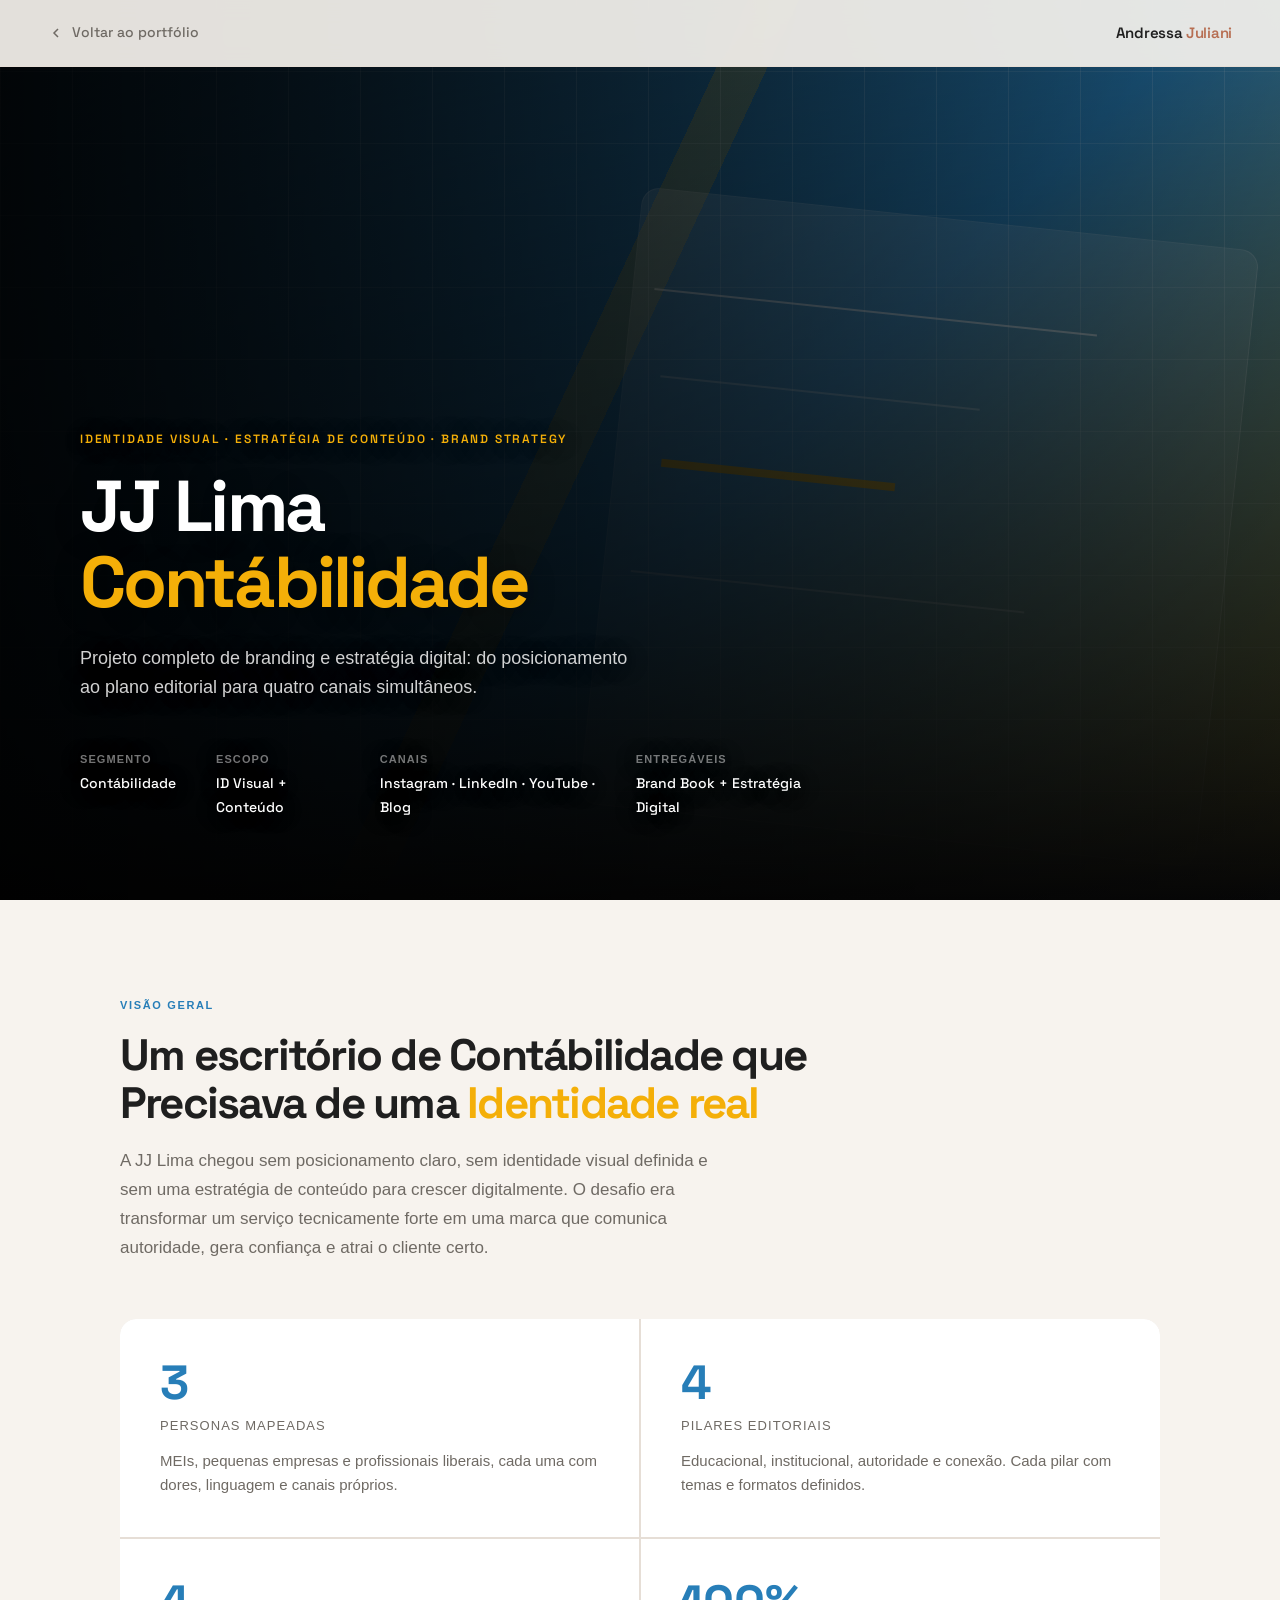
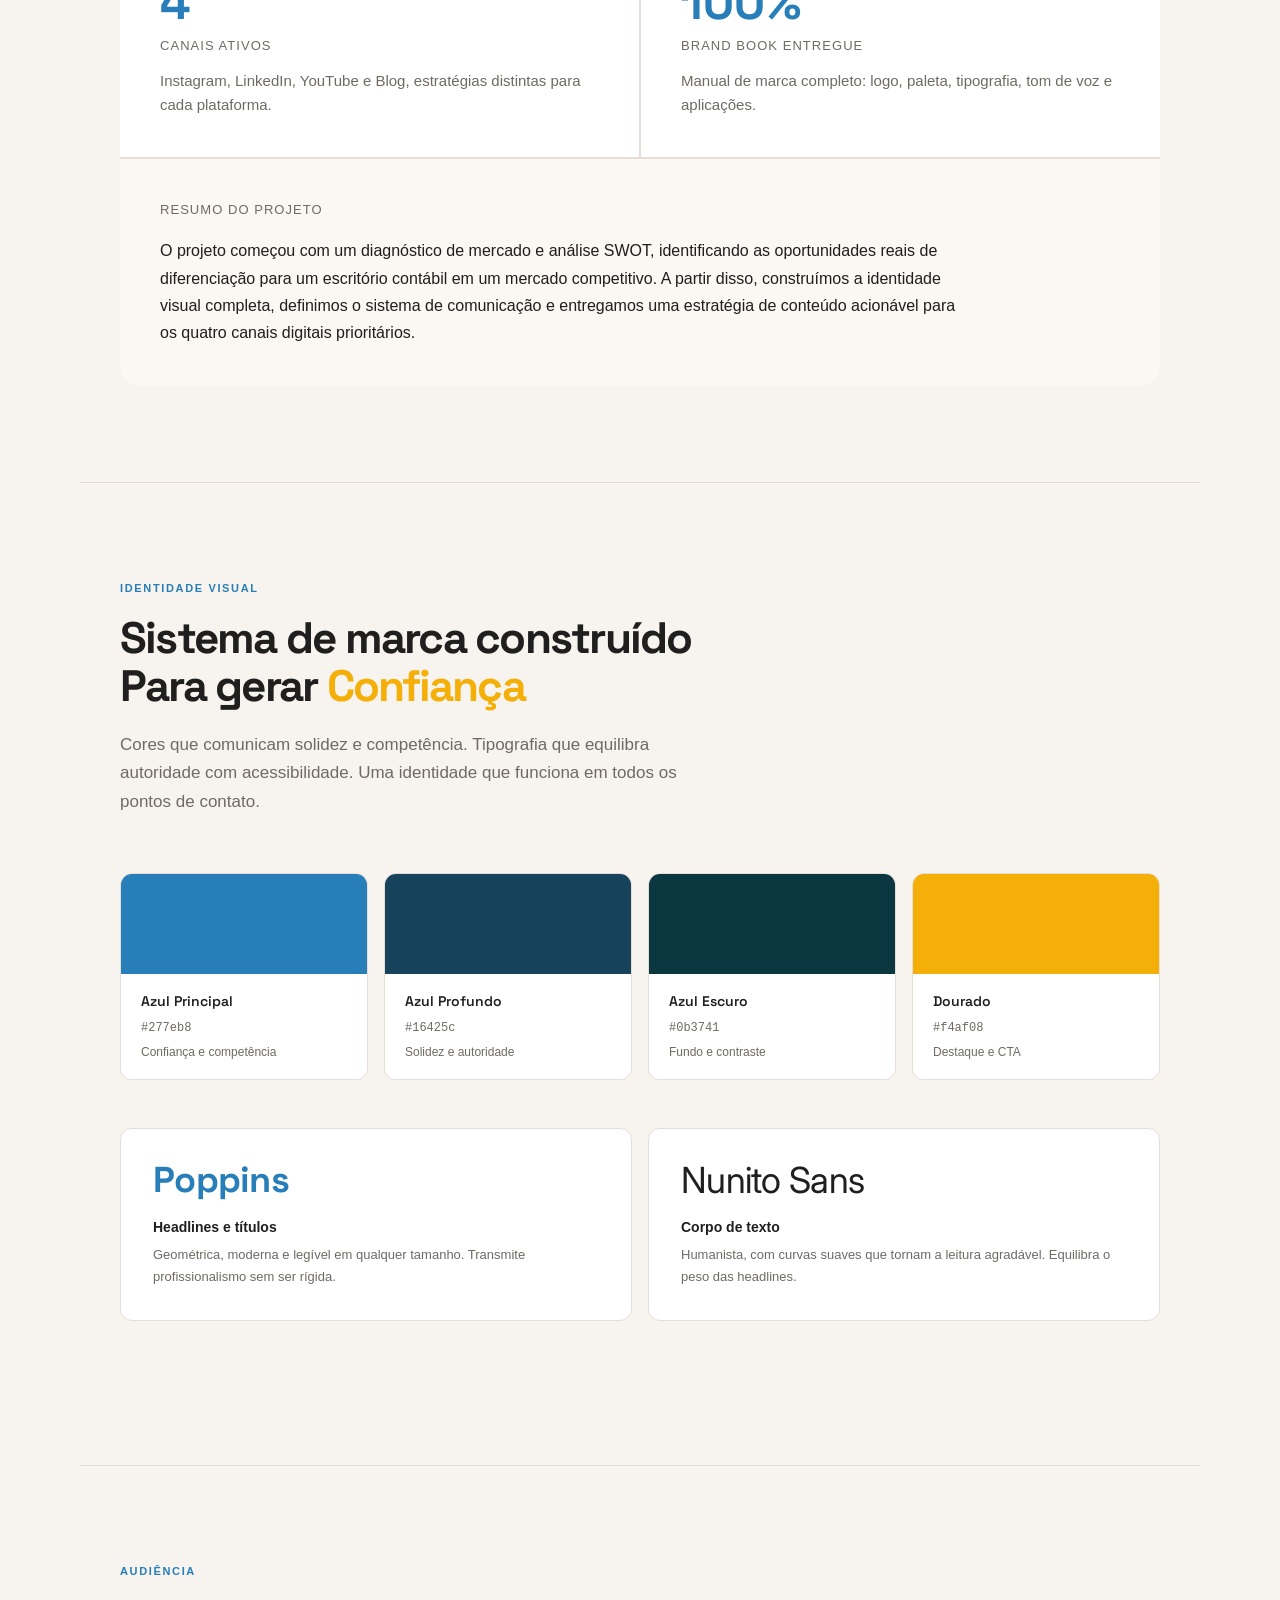
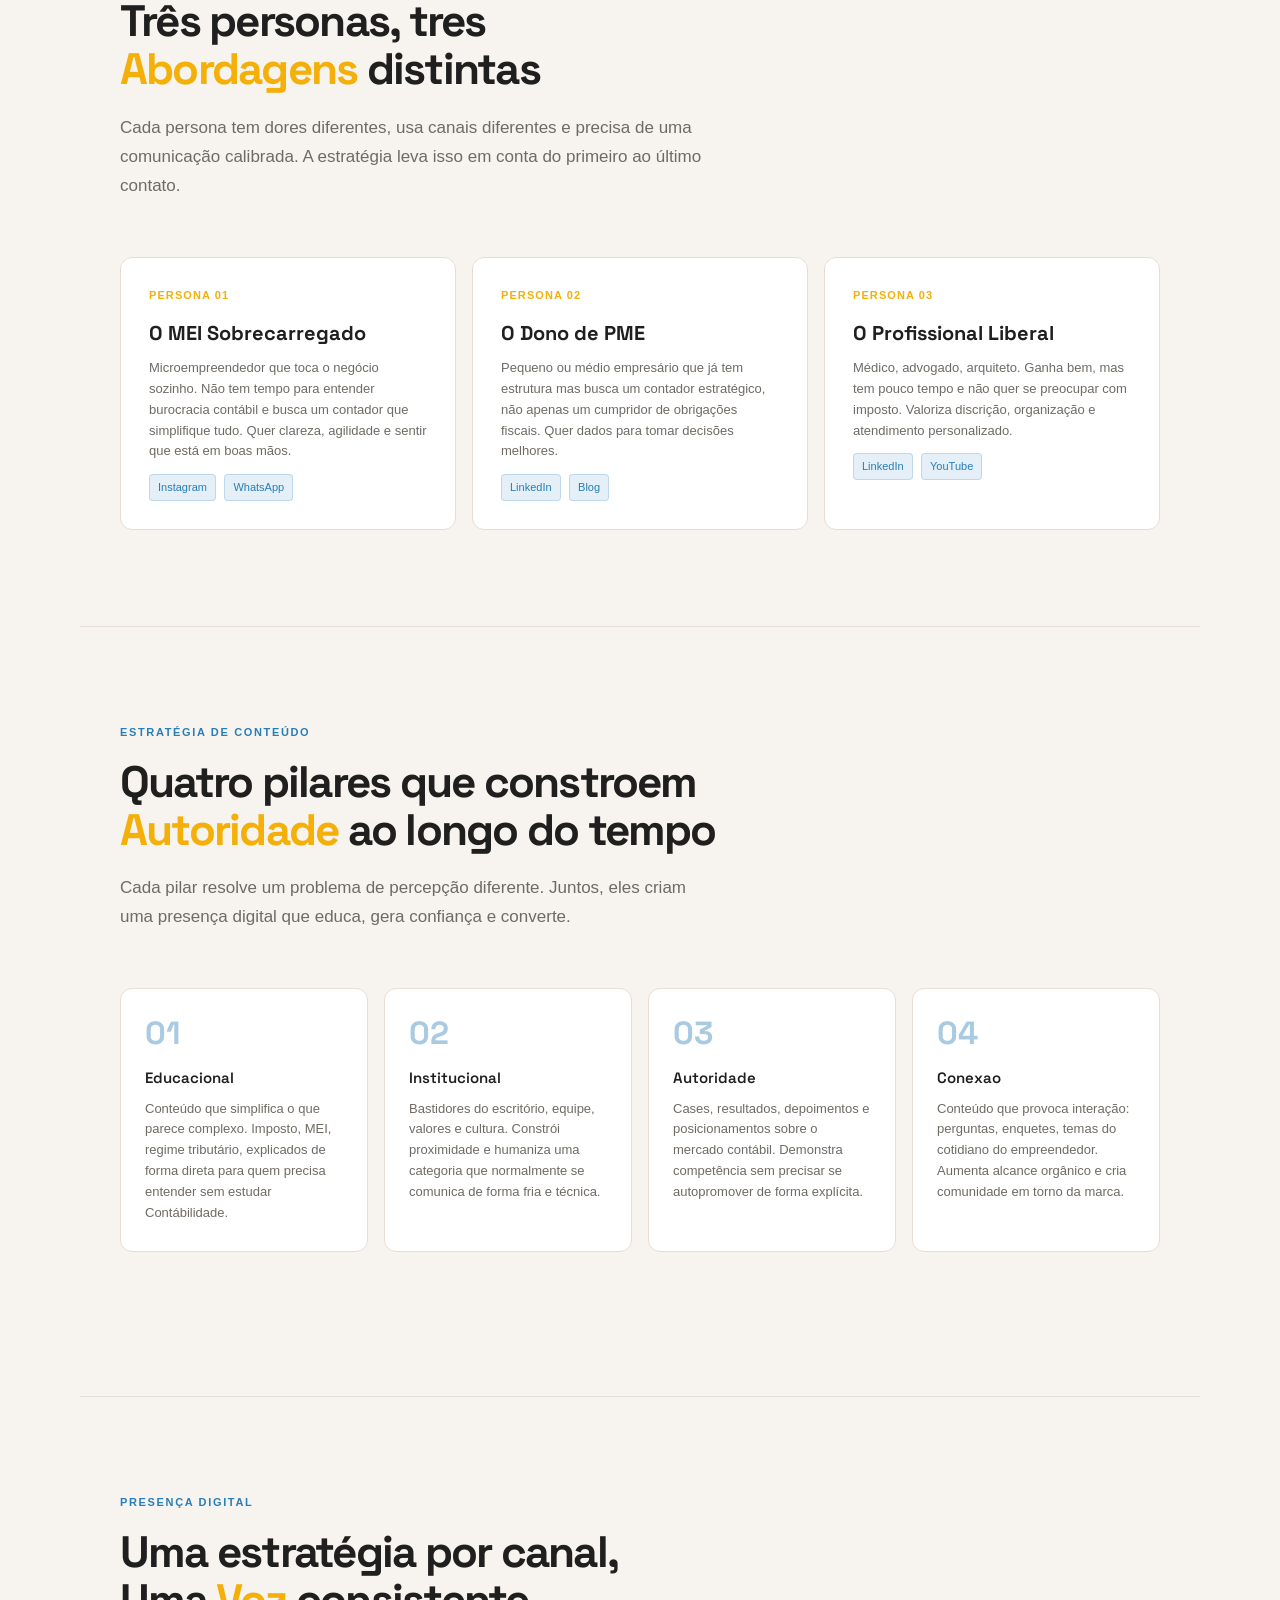
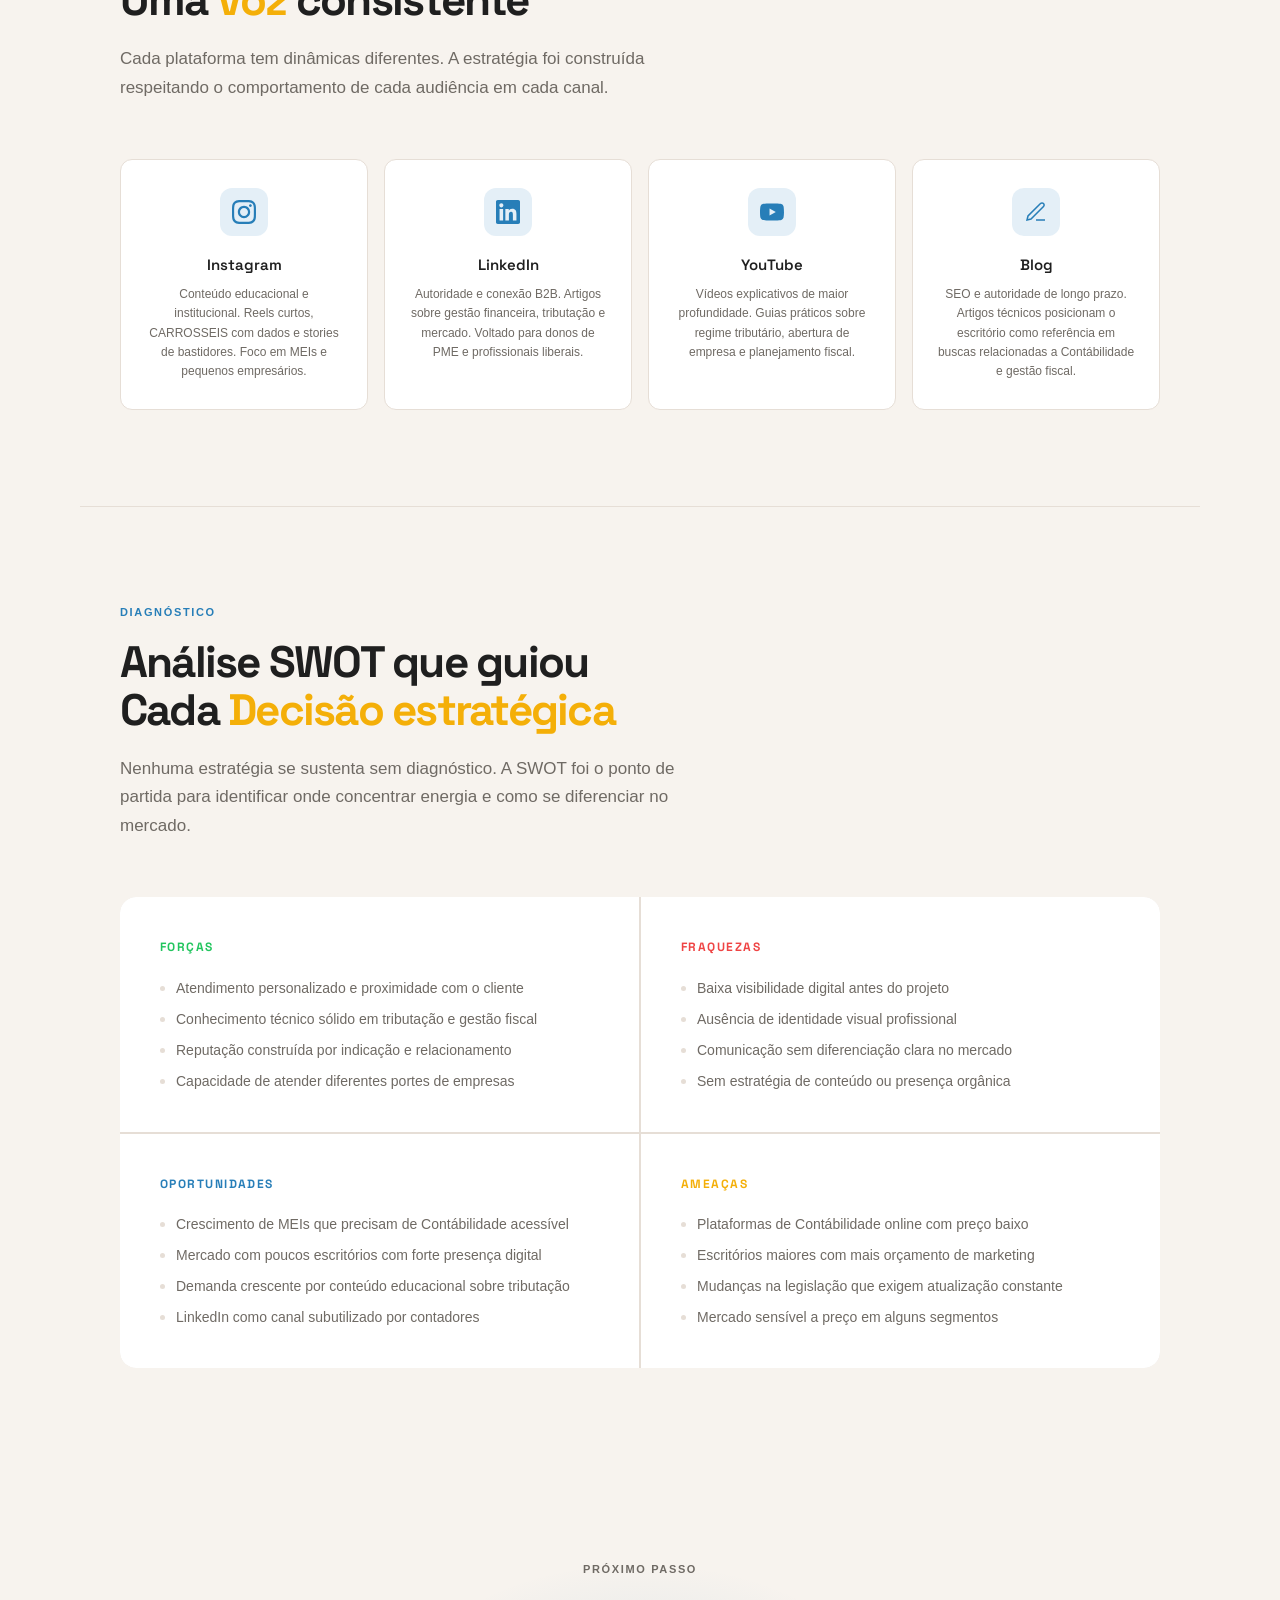
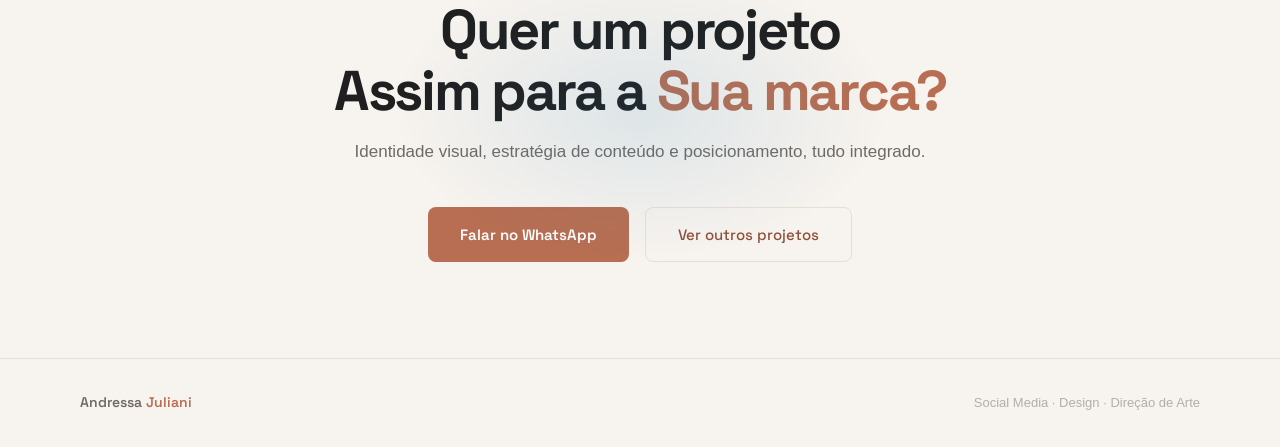
<file: andressa-case-jjlima.html>
<!DOCTYPE html>
<html lang="pt-BR">
<head>
  <meta charset="UTF-8" />
  <meta name="viewport" content="width=device-width, initial-scale=1.0" />
  <title>JJ Lima Contábilidade, Identidade Visual e Estrat&eacute;gia de Conte&uacute;do | Andressa Juliani</title>
  <link rel="preconnect" href="https://fonts.googleapis.com" />
  <link rel="preconnect" href="https://fonts.gstatic.com" crossorigin />
  <link href="https://fonts.googleapis.com/css2?family=Space+Grotesk:wght@300;400;500;600;700&family=Inter:wght@300;400;500&display=swap" rel="stylesheet" />
  <style>
    *, *::before, *::after { box-sizing: border-box; margin: 0; padding: 0; }

    :root {
      --bg: #080808;
      --surface: #111111;
      --surface2: #181818;
      --border: #222222;
      --accent: #F59E0B;
      --text: #F0F0F0;
      --text-muted: #888888;
      /* JJ Lima brand colors */
      --jj-blue: #277eb8;
      --jj-dark: #16425c;
      --jj-gold: #f4af08;
    }

    html { scroll-behavior: smooth; }

    body {
      background: var(--bg);
      color: var(--text);
      font-family: 'Inter', sans-serif;
      font-size: 16px;
      line-height: 1.7;
      overflow-x: hidden;
    }

    /* -- NAV -- */
    nav {
      position: fixed;
      top: 0; left: 0; right: 0;
      z-index: 100;
      padding: 20px 48px;
      display: flex;
      align-items: center;
      justify-content: space-between;
      transition: background 0.3s, border-color 0.3s;
      border-bottom: 1px solid transparent;
    }
    nav.scrolled {
      background: rgba(8,8,8,0.92);
      backdrop-filter: blur(16px);
      border-color: var(--border);
    }
    .nav-back {
      font-family: 'Space Grotesk', sans-serif;
      font-size: 14px;
      font-weight: 500;
      color: var(--text-muted);
      text-decoration: none;
      display: flex;
      align-items: center;
      gap: 8px;
      transition: color 0.2s;
    }
    .nav-back:hover { color: var(--accent); }
    .nav-back svg { width: 16px; height: 16px; }
    .nav-logo {
      font-family: 'Space Grotesk', sans-serif;
      font-size: 15px;
      font-weight: 600;
      color: var(--text);
      letter-spacing: -0.02em;
    }
    .nav-logo span { color: var(--accent); }

    /* -- HERO -- */
    .hero {
      min-height: 100vh; display: flex; flex-direction: column;
      justify-content: flex-end; position: relative; overflow: hidden;
      padding-top: 120px;
    }
    .hero-cover {
      position: absolute;
      inset: 0;
      background: linear-gradient(135deg, #16425c 0%, #277eb8 60%, #1a5a8a 100%);
    }
    .hero-cover img {
      width: 100%;
      height: 100%;
      object-fit: cover;
      opacity: 0.9;
    }
    .hero-overlay {
      position: absolute;
      inset: 0;
      background: linear-gradient(to bottom, rgba(8,8,8,0) 30%, rgba(8,8,8,0.85) 80%, #080808 100%);
    }
    .hero-content {
      position: relative;
      z-index: 2;
      padding: 0 80px 80px;
      max-width: 900px;
    }
    .hero-tag {
      font-family: 'Space Grotesk', sans-serif;
      font-size: 12px;
      font-weight: 600;
      letter-spacing: 0.15em;
      text-transform: uppercase;
      color: var(--jj-gold);
      margin-bottom: 20px;
    }
    .hero-title {
      font-family: 'Space Grotesk', sans-serif;
      font-size: clamp(40px, 6vw, 72px);
      font-weight: 700;
      line-height: 1.05;
      letter-spacing: -0.03em;
      color: #fff;
      margin-bottom: 24px;
    }
    .hero-title em {
      font-style: normal;
      color: var(--jj-gold);
    }
    .hero-sub {
      font-size: 18px;
      color: rgba(255,255,255,0.7);
      max-width: 560px;
      line-height: 1.6;
    }
    .hero-meta {
      display: flex;
      gap: 40px;
      margin-top: 48px;
    }
    .meta-item { display: flex; flex-direction: column; gap: 4px; }
    .meta-label {
      font-size: 11px;
      font-weight: 600;
      letter-spacing: 0.1em;
      text-transform: uppercase;
      color: rgba(255,255,255,0.4);
    }
    .meta-value {
      font-family: 'Space Grotesk', sans-serif;
      font-size: 14px;
      font-weight: 500;
      color: rgba(255,255,255,0.85);
    }

    /* -- SECTIONS -- */
    section {
      padding: 96px 80px;
      max-width: 1200px;
      margin: 0 auto;
    }
    .section-label {
      font-size: 11px;
      font-weight: 600;
      letter-spacing: 0.15em;
      text-transform: uppercase;
      color: var(--jj-blue);
      margin-bottom: 16px;
    }
    .section-title {
      font-family: 'Space Grotesk', sans-serif;
      font-size: clamp(28px, 4vw, 44px);
      font-weight: 700;
      letter-spacing: -0.03em;
      line-height: 1.1;
      color: var(--text);
      margin-bottom: 20px;
    }
    .section-title em { font-style: normal; color: var(--jj-gold); }
    .section-lead {
      font-size: 17px;
      color: var(--text-muted);
      max-width: 600px;
      line-height: 1.7;
      margin-bottom: 56px;
    }

    /* -- OVERVIEW -- */
    .overview-grid {
      display: grid;
      grid-template-columns: 1fr 1fr;
      gap: 2px;
      border-radius: 16px;
      overflow: hidden;
      background: var(--border);
    }
    .ov-card {
      background: var(--surface);
      padding: 40px;
    }
    .ov-card-full {
      grid-column: 1 / -1;
      background: var(--surface2);
      padding: 40px;
    }
    .ov-num {
      font-family: 'Space Grotesk', sans-serif;
      font-size: 48px;
      font-weight: 700;
      color: var(--jj-blue);
      line-height: 1;
      margin-bottom: 8px;
    }
    .ov-label {
      font-size: 13px;
      color: var(--text-muted);
      text-transform: uppercase;
      letter-spacing: 0.08em;
      font-weight: 500;
    }
    .ov-desc {
      font-size: 15px;
      color: var(--text-muted);
      margin-top: 12px;
      line-height: 1.6;
    }

    /* -- IDENTIDADE VISUAL -- */
    .divider {
      border: none;
      height: 1px;
      background: var(--border);
      margin: 0 80px;
    }

    /* -- PALETA -- */
    .palette-row {
      display: flex;
      gap: 16px;
      flex-wrap: wrap;
      margin-bottom: 48px;
    }
    .color-swatch {
      flex: 1;
      min-width: 180px;
      border-radius: 12px;
      overflow: hidden;
      border: 1px solid var(--border);
    }
    .swatch-block {
      height: 100px;
    }
    .swatch-info {
      background: var(--surface);
      padding: 16px 20px;
    }
    .swatch-name {
      font-family: 'Space Grotesk', sans-serif;
      font-size: 14px;
      font-weight: 600;
      color: var(--text);
      margin-bottom: 4px;
    }
    .swatch-hex {
      font-size: 12px;
      color: var(--text-muted);
      font-family: monospace;
    }
    .swatch-role {
      font-size: 12px;
      color: var(--text-muted);
      margin-top: 4px;
    }

    /* -- TIPOGRAFIA -- */
    .typo-grid {
      display: grid;
      grid-template-columns: 1fr 1fr;
      gap: 16px;
      margin-bottom: 48px;
    }
    .typo-card {
      background: var(--surface);
      border: 1px solid var(--border);
      border-radius: 12px;
      padding: 32px;
    }
    .typo-specimen {
      font-size: 36px;
      font-weight: 700;
      line-height: 1.1;
      margin-bottom: 16px;
      letter-spacing: -0.02em;
    }
    .typo-specimen.poppins { font-family: 'Space Grotesk', sans-serif; color: var(--jj-blue); }
    .typo-specimen.nunito { font-family: 'Inter', sans-serif; color: var(--text); font-weight: 400; }
    .typo-meta { font-size: 13px; color: var(--text-muted); }
    .typo-meta strong { color: var(--text); display: block; margin-bottom: 4px; font-size: 14px; }

    /* -- ESTRATEGIA -- */
    .strategy-grid {
      display: grid;
      grid-template-columns: repeat(4, 1fr);
      gap: 16px;
      margin-bottom: 48px;
    }
    .pilar-card {
      background: var(--surface);
      border: 1px solid var(--border);
      border-radius: 12px;
      padding: 28px 24px;
      transition: border-color 0.3s, transform 0.3s;
    }
    .pilar-card:hover {
      border-color: rgba(39,126,184,0.4);
      transform: translateY(-4px);
    }
    .pilar-num {
      font-family: 'Space Grotesk', sans-serif;
      font-size: 32px;
      font-weight: 700;
      color: var(--jj-blue);
      opacity: 0.4;
      line-height: 1;
      margin-bottom: 16px;
    }
    .pilar-title {
      font-family: 'Space Grotesk', sans-serif;
      font-size: 15px;
      font-weight: 600;
      color: var(--text);
      margin-bottom: 8px;
    }
    .pilar-desc {
      font-size: 13px;
      color: var(--text-muted);
      line-height: 1.6;
    }

    /* -- PERSONAS -- */
    .personas-grid {
      display: grid;
      grid-template-columns: repeat(3, 1fr);
      gap: 16px;
    }
    .persona-card {
      background: var(--surface);
      border: 1px solid var(--border);
      border-radius: 12px;
      padding: 28px;
    }
    .persona-role {
      font-size: 11px;
      font-weight: 600;
      letter-spacing: 0.1em;
      text-transform: uppercase;
      color: var(--jj-gold);
      margin-bottom: 12px;
    }
    .persona-name {
      font-family: 'Space Grotesk', sans-serif;
      font-size: 20px;
      font-weight: 700;
      color: var(--text);
      margin-bottom: 8px;
    }
    .persona-info {
      font-size: 13px;
      color: var(--text-muted);
      line-height: 1.6;
    }
    .persona-tag {
      display: inline-block;
      background: rgba(39,126,184,0.12);
      color: var(--jj-blue);
      border: 1px solid rgba(39,126,184,0.2);
      border-radius: 4px;
      font-size: 11px;
      font-weight: 500;
      padding: 3px 8px;
      margin-top: 12px;
      margin-right: 4px;
    }

    /* -- CANAIS -- */
    .canais-grid {
      display: grid;
      grid-template-columns: repeat(4, 1fr);
      gap: 16px;
    }
    .canal-card {
      background: var(--surface);
      border: 1px solid var(--border);
      border-radius: 12px;
      padding: 28px 24px;
      text-align: center;
    }
    .canal-icon {
      width: 48px;
      height: 48px;
      border-radius: 12px;
      background: rgba(39,126,184,0.12);
      display: flex;
      align-items: center;
      justify-content: center;
      margin: 0 auto 16px;
    }
    .canal-icon svg { width: 24px; height: 24px; color: var(--jj-blue); }
    .canal-name {
      font-family: 'Space Grotesk', sans-serif;
      font-size: 15px;
      font-weight: 600;
      color: var(--text);
      margin-bottom: 8px;
    }
    .canal-desc {
      font-size: 12px;
      color: var(--text-muted);
      line-height: 1.6;
    }

    /* -- SWOT -- */
    .swot-grid {
      display: grid;
      grid-template-columns: 1fr 1fr;
      gap: 2px;
      border-radius: 16px;
      overflow: hidden;
      background: var(--border);
    }
    .swot-card {
      background: var(--surface);
      padding: 40px;
    }
    .swot-title {
      font-family: 'Space Grotesk', sans-serif;
      font-size: 12px;
      font-weight: 700;
      letter-spacing: 0.12em;
      text-transform: uppercase;
      margin-bottom: 20px;
    }
    .swot-title.s { color: #22c55e; }
    .swot-title.w { color: #ef4444; }
    .swot-title.o { color: var(--jj-blue); }
    .swot-title.t { color: var(--jj-gold); }
    .swot-list {
      list-style: none;
      display: flex;
      flex-direction: column;
      gap: 10px;
    }
    .swot-list li {
      font-size: 14px;
      color: var(--text-muted);
      padding-left: 16px;
      position: relative;
      line-height: 1.5;
    }
    .swot-list li::before {
      content: '';
      position: absolute;
      left: 0;
      top: 8px;
      width: 5px;
      height: 5px;
      border-radius: 50%;
      background: var(--border);
    }

    /* -- CTA -- */
    .cta-section {
      text-align: center;
      padding: 96px 80px;
      position: relative;
      overflow: hidden;
    }
    .cta-glow {
      position: absolute;
      top: 50%;
      left: 50%;
      transform: translate(-50%, -50%);
      width: 500px;
      height: 300px;
      background: radial-gradient(ellipse, rgba(39,126,184,0.12) 0%, transparent 70%);
      pointer-events: none;
    }
    .cta-label {
      font-size: 11px;
      font-weight: 600;
      letter-spacing: 0.15em;
      text-transform: uppercase;
      color: var(--text-muted);
      margin-bottom: 20px;
    }
    .cta-title {
      font-family: 'Space Grotesk', sans-serif;
      font-size: clamp(32px, 5vw, 56px);
      font-weight: 700;
      letter-spacing: -0.03em;
      line-height: 1.1;
      color: var(--text);
      margin-bottom: 16px;
    }
    .cta-title em { font-style: normal; color: var(--accent); }
    .cta-sub {
      font-size: 17px;
      color: var(--text-muted);
      margin-bottom: 40px;
    }
    .btn-row {
      display: flex;
      gap: 16px;
      justify-content: center;
      flex-wrap: wrap;
    }
    .btn-primary {
      display: inline-flex;
      align-items: center;
      gap: 10px;
      background: var(--accent);
      color: #000;
      font-family: 'Space Grotesk', sans-serif;
      font-weight: 600;
      font-size: 15px;
      padding: 14px 32px;
      border-radius: 8px;
      text-decoration: none;
      transition: opacity 0.2s, transform 0.2s;
    }
    .btn-primary:hover { opacity: 0.9; transform: translateY(-2px); }
    .btn-secondary {
      display: inline-flex;
      align-items: center;
      gap: 10px;
      background: transparent;
      color: var(--text);
      font-family: 'Space Grotesk', sans-serif;
      font-weight: 500;
      font-size: 15px;
      padding: 14px 32px;
      border-radius: 8px;
      border: 1px solid var(--border);
      text-decoration: none;
      transition: border-color 0.2s, transform 0.2s;
    }
    .btn-secondary:hover { border-color: var(--text-muted); transform: translateY(-2px); }

    /* -- FOOTER -- */
    footer {
      border-top: 1px solid var(--border);
      padding: 32px 80px;
      display: flex;
      align-items: center;
      justify-content: space-between;
    }
    .footer-brand {
      font-family: 'Space Grotesk', sans-serif;
      font-size: 14px;
      font-weight: 600;
      color: var(--text-muted);
    }
    .footer-brand span { color: var(--accent); }
    .footer-copy {
      font-size: 13px;
      color: var(--text-muted);
      opacity: 0.5;
    }

    /* -- FADE UP -- */
    .fade-up {
      opacity: 0;
      transform: translateY(32px);
      transition: opacity 0.7s ease, transform 0.7s ease;
    }
    .fade-up.visible { opacity: 1; transform: none; }
    .d1 { transition-delay: 0.1s; }
    .d2 { transition-delay: 0.2s; }
    .d3 { transition-delay: 0.3s; }
    .d4 { transition-delay: 0.4s; }

    /* -- RESPONSIVE -- */
    @media (max-width: 960px) {
      nav { padding: 20px 24px; }
      .hero-content { padding: 0 24px 64px; }
      .hero-meta { flex-wrap: wrap; gap: 24px; }
      section { padding: 64px 24px; }
      .divider { margin: 0 24px; }
      .overview-grid { grid-template-columns: 1fr; }
      .typo-grid { grid-template-columns: 1fr; }
      .strategy-grid { grid-template-columns: 1fr 1fr; }
      .personas-grid { grid-template-columns: 1fr; }
      .canais-grid { grid-template-columns: 1fr 1fr; }
      .swot-grid { grid-template-columns: 1fr; }
      .cta-section { padding: 64px 24px; }
      footer { padding: 24px; flex-direction: column; gap: 8px; text-align: center; }
    }
    /* Hero readability fix */
    .hero-overlay {
      background:
        linear-gradient(90deg, rgba(0,0,0,0.86) 0%, rgba(0,0,0,0.58) 45%, rgba(0,0,0,0.20) 100%),
        linear-gradient(to bottom, rgba(0,0,0,0.28) 0%, rgba(0,0,0,0.78) 72%, var(--bg) 100%) !important;
    }
    .hero-content { text-shadow: 0 2px 24px rgba(0,0,0,0.38); }
    .hero-title, .hero-title * { color: #fff !important; }
    .hero-title em { color: var(--accent) !important; }
    .hero-sub { color: rgba(255,255,255,0.84) !important; }
    .hero-tag { filter: none !important; }
    .hero-meta .meta-value { color: rgba(255,255,255,0.92) !important; }

  </style>
  <link rel="stylesheet" href="andressa-case-theme.css" />
</head>
<body>

  <!-- NAV -->
  <nav id="nav">
    <a href="./#cases" class="nav-back">
      <svg viewBox="0 0 16 16" fill="none" stroke="currentColor" stroke-width="1.5">
        <path d="M10 12L6 8l4-4"/>
      </svg>
      Voltar ao portf&oacute;lio
    </a>
    <div class="nav-logo">Andressa <span>Juliani</span></div>
  </nav>

  <!-- HERO -->
  <div class="hero case-hero-jjlima">
    <div class="hero-cover"></div>
    <div class="hero-overlay"></div>
    <div class="hero-content">
      <div class="hero-tag">Identidade Visual &middot; Estrat&eacute;gia de Conte&uacute;do &middot; Brand Strategy</div>
      <h1 class="hero-title">JJ Lima<br><em>Contábilidade</em></h1>
      <p class="hero-sub">Projeto completo de branding e estrat&eacute;gia digital: do posicionamento ao plano editorial para quatro canais simult&acirc;neos.</p>
      <div class="hero-meta">
        <div class="meta-item">
          <div class="meta-label">Segmento</div>
          <div class="meta-value">Contábilidade</div>
        </div>
        <div class="meta-item">
          <div class="meta-label">Escopo</div>
          <div class="meta-value">ID Visual + Conte&uacute;do</div>
        </div>
        <div class="meta-item">
          <div class="meta-label">Canais</div>
          <div class="meta-value">Instagram &middot; LinkedIn &middot; YouTube &middot; Blog</div>
        </div>
        <div class="meta-item">
          <div class="meta-label">Entreg&aacute;veis</div>
          <div class="meta-value">Brand Book + Estrat&eacute;gia Digital</div>
        </div>
      </div>
    </div>
  </div>

  <!-- VISAO GERAL -->
  <section>
    <p class="section-label fade-up">Vis&atilde;o geral</p>
    <h2 class="section-title fade-up d1">Um escrit&oacute;rio de Contábilidade que<br>Precisava de uma <em>Identidade real</em></h2>
    <p class="section-lead fade-up d2">A JJ Lima chegou sem posicionamento claro, sem identidade visual definida e sem uma estrat&eacute;gia de conte&uacute;do para crescer digitalmente. O desafio era transformar um servi&ccedil;o tecnicamente forte em uma marca que comunica autoridade, gera confian&ccedil;a e atrai o cliente certo.</p>

    <div class="overview-grid fade-up d2">
      <div class="ov-card">
        <div class="ov-num">3</div>
        <div class="ov-label">Personas mapeadas</div>
        <div class="ov-desc">MEIs, pequenas empresas e profissionais liberais, cada uma com dores, linguagem e canais pr&oacute;prios.</div>
      </div>
      <div class="ov-card">
        <div class="ov-num">4</div>
        <div class="ov-label">Pilares editoriais</div>
        <div class="ov-desc">Educacional, institucional, autoridade e conex&atilde;o. Cada pilar com temas e formatos definidos.</div>
      </div>
      <div class="ov-card">
        <div class="ov-num">4</div>
        <div class="ov-label">Canais ativos</div>
        <div class="ov-desc">Instagram, LinkedIn, YouTube e Blog, estrat&eacute;gias distintas para cada plataforma.</div>
      </div>
      <div class="ov-card">
        <div class="ov-num">100%</div>
        <div class="ov-label">Brand book entregue</div>
        <div class="ov-desc">Manual de marca completo: logo, paleta, tipografia, tom de voz e aplica&ccedil;&otilde;es.</div>
      </div>
      <div class="ov-card-full">
        <div class="ov-label">Resumo do projeto</div>
        <div class="ov-desc" style="max-width:800px; font-size:16px; color: var(--text); line-height:1.7; margin-top: 16px;">
          O projeto come&ccedil;ou com um diagn&oacute;stico de mercado e an&aacute;lise SWOT, identificando as oportunidades reais de diferencia&ccedil;&atilde;o para um escrit&oacute;rio cont&aacute;bil em um mercado competitivo. A partir disso, constru&iacute;mos a identidade visual completa, definimos o sistema de comunica&ccedil;&atilde;o e entregamos uma estrat&eacute;gia de conte&uacute;do acion&aacute;vel para os quatro canais digitais priorit&aacute;rios.
        </div>
      </div>
    </div>
  </section>

  <hr class="divider" />

  <!-- IDENTIDADE VISUAL -->
  <section>
    <p class="section-label fade-up">Identidade visual</p>
    <h2 class="section-title fade-up d1">Sistema de marca constru&iacute;do<br>Para gerar <em>Confian&ccedil;a</em></h2>
    <p class="section-lead fade-up d2">Cores que comunicam solidez e compet&ecirc;ncia. Tipografia que equilibra autoridade com acessibilidade. Uma identidade que funciona em todos os pontos de contato.</p>

    <!-- PALETA -->
    <div class="palette-row fade-up d2">
      <div class="color-swatch">
        <div class="swatch-block" style="background: #277eb8;"></div>
        <div class="swatch-info">
          <div class="swatch-name">Azul Principal</div>
          <div class="swatch-hex">#277eb8</div>
          <div class="swatch-role">Confian&ccedil;a e compet&ecirc;ncia</div>
        </div>
      </div>
      <div class="color-swatch">
        <div class="swatch-block" style="background: #16425c;"></div>
        <div class="swatch-info">
          <div class="swatch-name">Azul Profundo</div>
          <div class="swatch-hex">#16425c</div>
          <div class="swatch-role">Solidez e autoridade</div>
        </div>
      </div>
      <div class="color-swatch">
        <div class="swatch-block" style="background: #0b3741;"></div>
        <div class="swatch-info">
          <div class="swatch-name">Azul Escuro</div>
          <div class="swatch-hex">#0b3741</div>
          <div class="swatch-role">Fundo e contraste</div>
        </div>
      </div>
      <div class="color-swatch">
        <div class="swatch-block" style="background: #f4af08;"></div>
        <div class="swatch-info">
          <div class="swatch-name">Dourado</div>
          <div class="swatch-hex">#f4af08</div>
          <div class="swatch-role">Destaque e CTA</div>
        </div>
      </div>
    </div>

    <!-- TIPOGRAFIA -->
    <div class="typo-grid fade-up d3">
      <div class="typo-card">
        <div class="typo-specimen poppins">Poppins</div>
        <div class="typo-meta">
          <strong>Headlines e t&iacute;tulos</strong>
          Geom&eacute;trica, moderna e leg&iacute;vel em qualquer tamanho. Transmite profissionalismo sem ser r&iacute;gida.
        </div>
      </div>
      <div class="typo-card">
        <div class="typo-specimen nunito">Nunito Sans</div>
        <div class="typo-meta">
          <strong>Corpo de texto</strong>
          Humanista, com curvas suaves que tornam a leitura agrad&aacute;vel. Equilibra o peso das headlines.
        </div>
      </div>
    </div>
  </section>

  <hr class="divider" />

  <!-- PERSONAS -->
  <section>
    <p class="section-label fade-up">Audi&ecirc;ncia</p>
    <h2 class="section-title fade-up d1">Tr&ecirc;s personas, tres<br><em>Abordagens</em> distintas</h2>
    <p class="section-lead fade-up d2">Cada persona tem dores diferentes, usa canais diferentes e precisa de uma comunica&ccedil;&atilde;o calibrada. A estrat&eacute;gia leva isso em conta do primeiro ao &uacute;ltimo contato.</p>

    <div class="personas-grid">
      <div class="persona-card fade-up d1">
        <div class="persona-role">Persona 01</div>
        <div class="persona-name">O MEI Sobrecarregado</div>
        <div class="persona-info">
          Microempreendedor que toca o neg&oacute;cio sozinho. N&atilde;o tem tempo para entender burocracia cont&aacute;bil e busca um contador que simplifique tudo. Quer clareza, agilidade e sentir que est&aacute; em boas m&atilde;os.
        </div>
        <span class="persona-tag">Instagram</span>
        <span class="persona-tag">WhatsApp</span>
      </div>
      <div class="persona-card fade-up d2">
        <div class="persona-role">Persona 02</div>
        <div class="persona-name">O Dono de PME</div>
        <div class="persona-info">
          Pequeno ou m&eacute;dio empres&aacute;rio que j&aacute; tem estrutura mas busca um contador estrat&eacute;gico, n&atilde;o apenas um cumpridor de obriga&ccedil;&otilde;es fiscais. Quer dados para tomar decis&otilde;es melhores.
        </div>
        <span class="persona-tag">LinkedIn</span>
        <span class="persona-tag">Blog</span>
      </div>
      <div class="persona-card fade-up d3">
        <div class="persona-role">Persona 03</div>
        <div class="persona-name">O Profissional Liberal</div>
        <div class="persona-info">
          M&eacute;dico, advogado, arquiteto. Ganha bem, mas tem pouco tempo e n&atilde;o quer se preocupar com imposto. Valoriza discri&ccedil;&atilde;o, organiza&ccedil;&atilde;o e atendimento personalizado.
        </div>
        <span class="persona-tag">LinkedIn</span>
        <span class="persona-tag">YouTube</span>
      </div>
    </div>
  </section>

  <hr class="divider" />

  <!-- PILARES DE CONTEUDO -->
  <section>
    <p class="section-label fade-up">Estrat&eacute;gia de conte&uacute;do</p>
    <h2 class="section-title fade-up d1">Quatro pilares que constroem<br><em>Autoridade</em> ao longo do tempo</h2>
    <p class="section-lead fade-up d2">Cada pilar resolve um problema de percep&ccedil;&atilde;o diferente. Juntos, eles criam uma presen&ccedil;a digital que educa, gera confian&ccedil;a e converte.</p>

    <div class="strategy-grid">
      <div class="pilar-card fade-up d1">
        <div class="pilar-num">01</div>
        <div class="pilar-title">Educacional</div>
        <div class="pilar-desc">Conte&uacute;do que simplifica o que parece complexo. Imposto, MEI, regime tribut&aacute;rio, explicados de forma direta para quem precisa entender sem estudar Contábilidade.</div>
      </div>
      <div class="pilar-card fade-up d2">
        <div class="pilar-num">02</div>
        <div class="pilar-title">Institucional</div>
        <div class="pilar-desc">Bastidores do escrit&oacute;rio, equipe, valores e cultura. Constr&oacute;i proximidade e humaniza uma categoria que normalmente se comunica de forma fria e t&eacute;cnica.</div>
      </div>
      <div class="pilar-card fade-up d3">
        <div class="pilar-num">03</div>
        <div class="pilar-title">Autoridade</div>
        <div class="pilar-desc">Cases, resultados, depoimentos e posicionamentos sobre o mercado cont&aacute;bil. Demonstra compet&ecirc;ncia sem precisar se autopromover de forma expl&iacute;cita.</div>
      </div>
      <div class="pilar-card fade-up d4">
        <div class="pilar-num">04</div>
        <div class="pilar-title">Conexao</div>
        <div class="pilar-desc">Conte&uacute;do que provoca intera&ccedil;&atilde;o: perguntas, enquetes, temas do cotidiano do empreendedor. Aumenta alcance org&acirc;nico e cria comunidade em torno da marca.</div>
      </div>
    </div>
  </section>

  <hr class="divider" />

  <!-- CANAIS -->
  <section>
    <p class="section-label fade-up">Presen&ccedil;a digital</p>
    <h2 class="section-title fade-up d1">Uma estrat&eacute;gia por canal,<br>Uma <em>Voz</em> consistente</h2>
    <p class="section-lead fade-up d2">Cada plataforma tem din&acirc;micas diferentes. A estrat&eacute;gia foi constru&iacute;da respeitando o comportamento de cada audi&ecirc;ncia em cada canal.</p>

    <div class="canais-grid">
      <div class="canal-card fade-up d1">
        <div class="canal-icon">
          <svg viewBox="0 0 24 24" fill="currentColor">
            <path d="M12 2.163c3.204 0 3.584.012 4.85.07 3.252.148 4.771 1.691 4.919 4.919.058 1.265.069 1.645.069 4.849 0 3.205-.012 3.584-.069 4.849-.149 3.225-1.664 4.771-4.919 4.919-1.266.058-1.644.07-4.85.07-3.204 0-3.584-.012-4.849-.07-3.26-.149-4.771-1.699-4.919-4.92-.058-1.265-.07-1.644-.07-4.849 0-3.204.013-3.583.07-4.849.149-3.227 1.664-4.771 4.919-4.919 1.266-.057 1.645-.069 4.849-.069zm0-2.163c-3.259 0-3.667.014-4.947.072-4.358.2-6.78 2.618-6.98 6.98-.059 1.281-.073 1.689-.073 4.948 0 3.259.014 3.668.072 4.948.2 4.358 2.618 6.78 6.98 6.98 1.281.058 1.689.072 4.948.072 3.259 0 3.668-.014 4.948-.072 4.354-.2 6.782-2.618 6.979-6.98.059-1.28.073-1.689.073-4.948 0-3.259-.014-3.667-.072-4.947-.196-4.354-2.617-6.78-6.979-6.98-1.281-.059-1.69-.073-4.949-.073zm0 5.838c-3.403 0-6.162 2.759-6.162 6.162s2.759 6.163 6.162 6.163 6.162-2.759 6.162-6.163c0-3.403-2.759-6.162-6.162-6.162zm0 10.162c-2.209 0-4-1.79-4-4 0-2.209 1.791-4 4-4s4 1.791 4 4c0 2.21-1.791 4-4 4zm6.406-11.845c-.796 0-1.441.645-1.441 1.44s.645 1.44 1.441 1.44c.795 0 1.439-.645 1.439-1.44s-.644-1.44-1.439-1.44z"/>
          </svg>
        </div>
        <div class="canal-name">Instagram</div>
        <div class="canal-desc">Conte&uacute;do educacional e institucional. Reels curtos, CARROSSEIS com dados e stories de bastidores. Foco em MEIs e pequenos empres&aacute;rios.</div>
      </div>
      <div class="canal-card fade-up d2">
        <div class="canal-icon">
          <svg viewBox="0 0 24 24" fill="currentColor">
            <path d="M20.447 20.452h-3.554v-5.569c0-1.328-.027-3.037-1.852-3.037-1.853 0-2.136 1.445-2.136 2.939v5.667H9.351V9h3.414v1.561h.046c.477-.9 1.637-1.85 3.37-1.85 3.601 0 4.267 2.37 4.267 5.455v6.286zM5.337 7.433c-1.144 0-2.063-.926-2.063-2.065 0-1.138.92-2.063 2.063-2.063 1.14 0 2.064.925 2.064 2.063 0 1.139-.925 2.065-2.064 2.065zm1.782 13.019H3.555V9h3.564v11.452zM22.225 0H1.771C.792 0 0 .774 0 1.729v20.542C0 23.227.792 24 1.771 24h20.451C23.2 24 24 23.227 24 22.271V1.729C24 .774 23.2 0 22.222 0h.003z"/>
          </svg>
        </div>
        <div class="canal-name">LinkedIn</div>
        <div class="canal-desc">Autoridade e conex&atilde;o B2B. Artigos sobre gest&atilde;o financeira, tributa&ccedil;&atilde;o e mercado. Voltado para donos de PME e profissionais liberais.</div>
      </div>
      <div class="canal-card fade-up d3">
        <div class="canal-icon">
          <svg viewBox="0 0 24 24" fill="currentColor">
            <path d="M23.498 6.186a3.016 3.016 0 0 0-2.122-2.136C19.505 3.545 12 3.545 12 3.545s-7.505 0-9.377.505A3.017 3.017 0 0 0 .502 6.186C0 8.07 0 12 0 12s0 3.93.502 5.814a3.016 3.016 0 0 0 2.122 2.136c1.871.505 9.376.505 9.376.505s7.505 0 9.377-.505a3.015 3.015 0 0 0 2.122-2.136C24 15.93 24 12 24 12s0-3.93-.502-5.814zM9.545 15.568V8.432L15.818 12l-6.273 3.568z"/>
          </svg>
        </div>
        <div class="canal-name">YouTube</div>
        <div class="canal-desc">V&iacute;deos explicativos de maior profundidade. Guias pr&aacute;ticos sobre regime tribut&aacute;rio, abertura de empresa e planejamento fiscal.</div>
      </div>
      <div class="canal-card fade-up d4">
        <div class="canal-icon">
          <svg viewBox="0 0 24 24" fill="none" stroke="currentColor" stroke-width="1.5">
            <path d="M12 20h9M16.5 3.5a2.121 2.121 0 013 3L7 19l-4 1 1-4L16.5 3.5z"/>
          </svg>
        </div>
        <div class="canal-name">Blog</div>
        <div class="canal-desc">SEO e autoridade de longo prazo. Artigos t&eacute;cnicos posicionam o escrit&oacute;rio como refer&ecirc;ncia em buscas relacionadas a Contábilidade e gest&atilde;o fiscal.</div>
      </div>
    </div>
  </section>

  <hr class="divider" />

  <!-- SWOT -->
  <section>
    <p class="section-label fade-up">Diagn&oacute;stico</p>
    <h2 class="section-title fade-up d1">An&aacute;lise SWOT que guiou<br>Cada <em>Decis&atilde;o estrat&eacute;gica</em></h2>
    <p class="section-lead fade-up d2">Nenhuma estrat&eacute;gia se sustenta sem diagn&oacute;stico. A SWOT foi o ponto de partida para identificar onde concentrar energia e como se diferenciar no mercado.</p>

    <div class="swot-grid fade-up d2">
      <div class="swot-card">
        <div class="swot-title s">For&ccedil;as</div>
        <ul class="swot-list">
          <li>Atendimento personalizado e proximidade com o cliente</li>
          <li>Conhecimento t&eacute;cnico s&oacute;lido em tributa&ccedil;&atilde;o e gest&atilde;o fiscal</li>
          <li>Reputa&ccedil;&atilde;o constru&iacute;da por indica&ccedil;&atilde;o e relacionamento</li>
          <li>Capacidade de atender diferentes portes de empresas</li>
        </ul>
      </div>
      <div class="swot-card">
        <div class="swot-title w">Fraquezas</div>
        <ul class="swot-list">
          <li>Baixa visibilidade digital antes do projeto</li>
          <li>Aus&ecirc;ncia de identidade visual profissional</li>
          <li>Comunica&ccedil;&atilde;o sem diferencia&ccedil;&atilde;o clara no mercado</li>
          <li>Sem estrat&eacute;gia de conte&uacute;do ou presen&ccedil;a org&acirc;nica</li>
        </ul>
      </div>
      <div class="swot-card">
        <div class="swot-title o">Oportunidades</div>
        <ul class="swot-list">
          <li>Crescimento de MEIs que precisam de Contábilidade acess&iacute;vel</li>
          <li>Mercado com poucos escrit&oacute;rios com forte presen&ccedil;a digital</li>
          <li>Demanda crescente por conte&uacute;do educacional sobre tributa&ccedil;&atilde;o</li>
          <li>LinkedIn como canal subutilizado por contadores</li>
        </ul>
      </div>
      <div class="swot-card">
        <div class="swot-title t">Amea&ccedil;as</div>
        <ul class="swot-list">
          <li>Plataformas de Contábilidade online com pre&ccedil;o baixo</li>
          <li>Escrit&oacute;rios maiores com mais or&ccedil;amento de marketing</li>
          <li>Mudan&ccedil;as na legisla&ccedil;&atilde;o que exigem atualiza&ccedil;&atilde;o constante</li>
          <li>Mercado sens&iacute;vel a pre&ccedil;o em alguns segmentos</li>
        </ul>
      </div>
    </div>
  </section>

  <!-- CTA -->
  <div class="cta-section">
    <div class="cta-glow"></div>
    <p class="cta-label fade-up">Pr&oacute;ximo passo</p>
    <h2 class="cta-title fade-up d1">Quer um projeto<br>Assim para a <em>Sua marca?</em></h2>
    <p class="cta-sub fade-up d2">Identidade visual, estrat&eacute;gia de conte&uacute;do e posicionamento, tudo integrado.</p>
    <div class="btn-row fade-up d3">
      <a href="https://wa.me/5551993909150" target="_blank" class="btn-primary">Falar no WhatsApp</a>
      <a href="./#cases" class="btn-secondary">Ver outros projetos</a>
    </div>
  </div>

  <!-- FOOTER -->
  <footer>
    <div class="footer-brand">Andressa <span>Juliani</span></div>
    <div class="footer-copy">Social Media &middot; Design &middot; Dire&ccedil;&atilde;o de Arte</div>
  </footer>

  <script>
    // Nav scroll
    const nav = document.getElementById('nav');
    window.addEventListener('scroll', () => {
      nav.classList.toggle('scrolled', window.scrollY > 40);
    });

    // Fade up
    const obs = new IntersectionObserver((entries) => {
      entries.forEach(e => { if (e.isIntersecting) { e.target.classList.add('visible'); obs.unobserve(e.target); } });
    }, { threshold: 0.1 });
    document.querySelectorAll('.fade-up').forEach(el => obs.observe(el));
  </script>
</body>
</html>
</file>
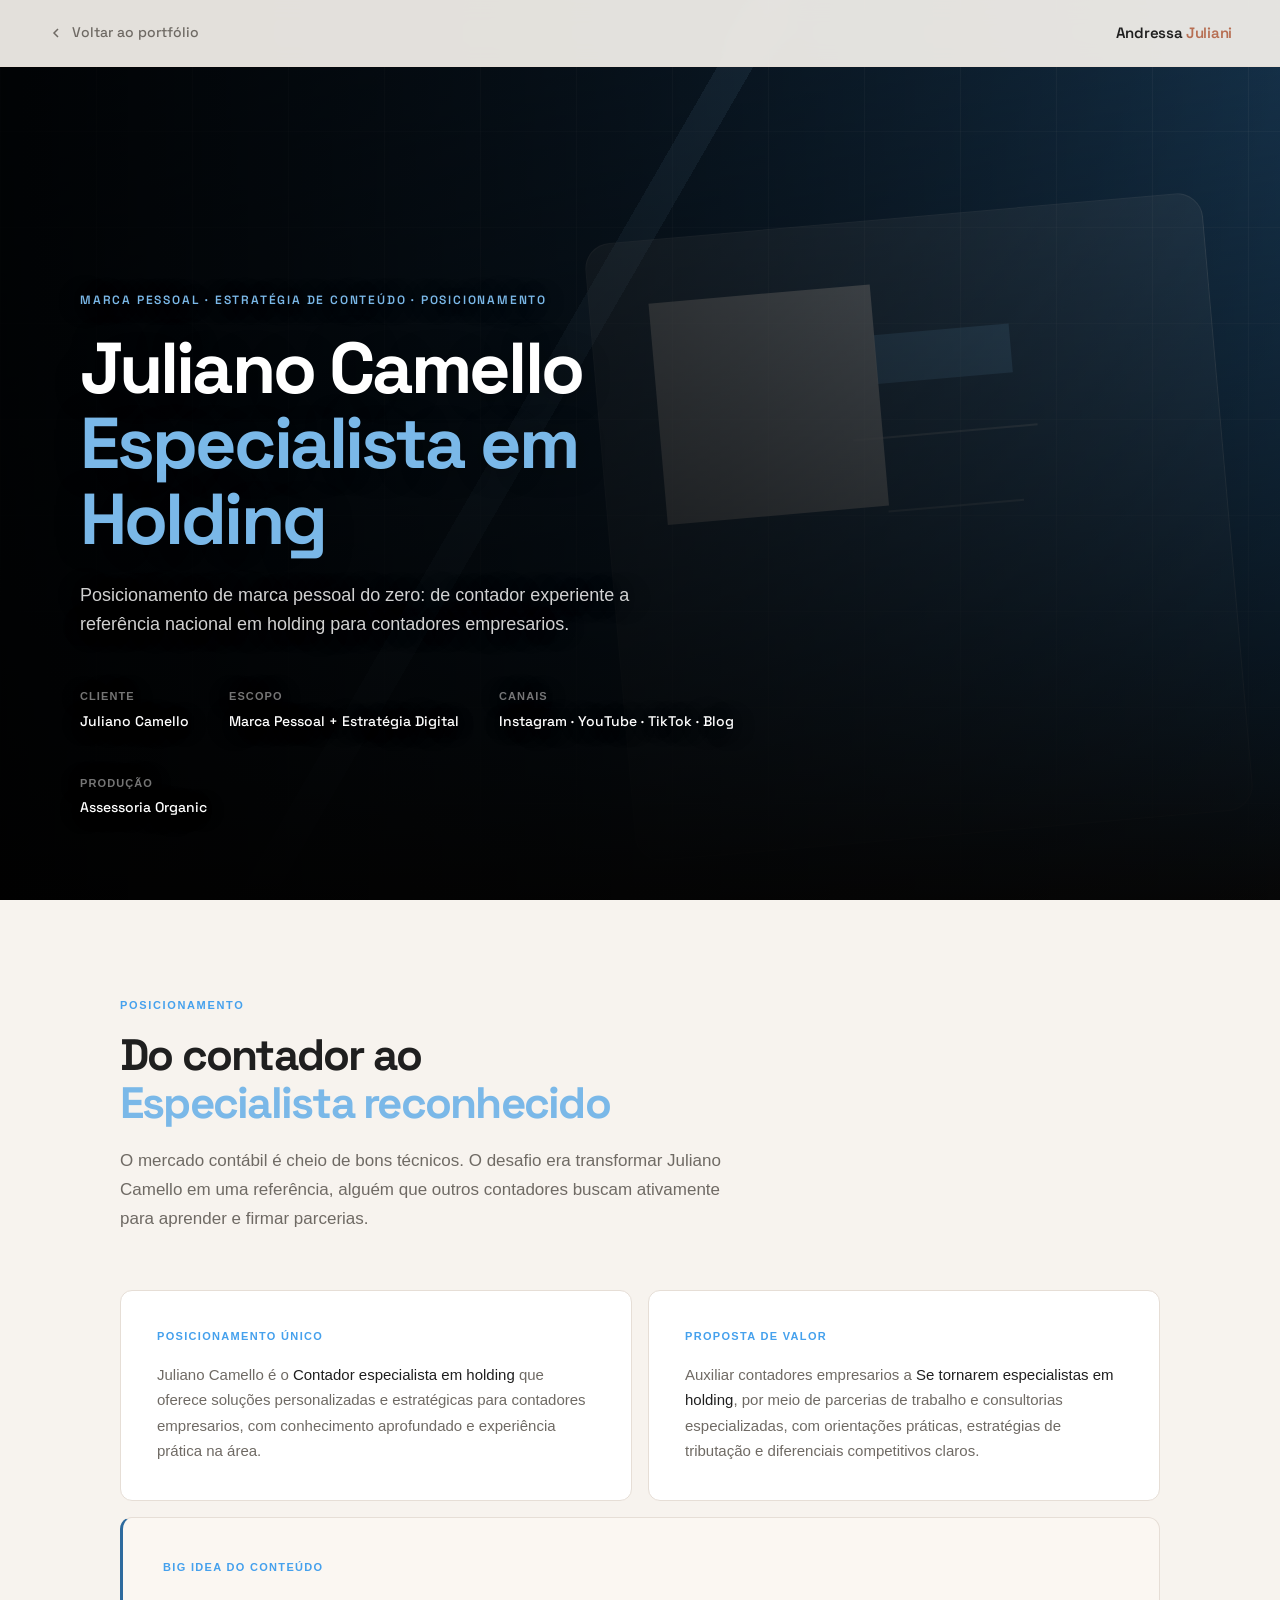
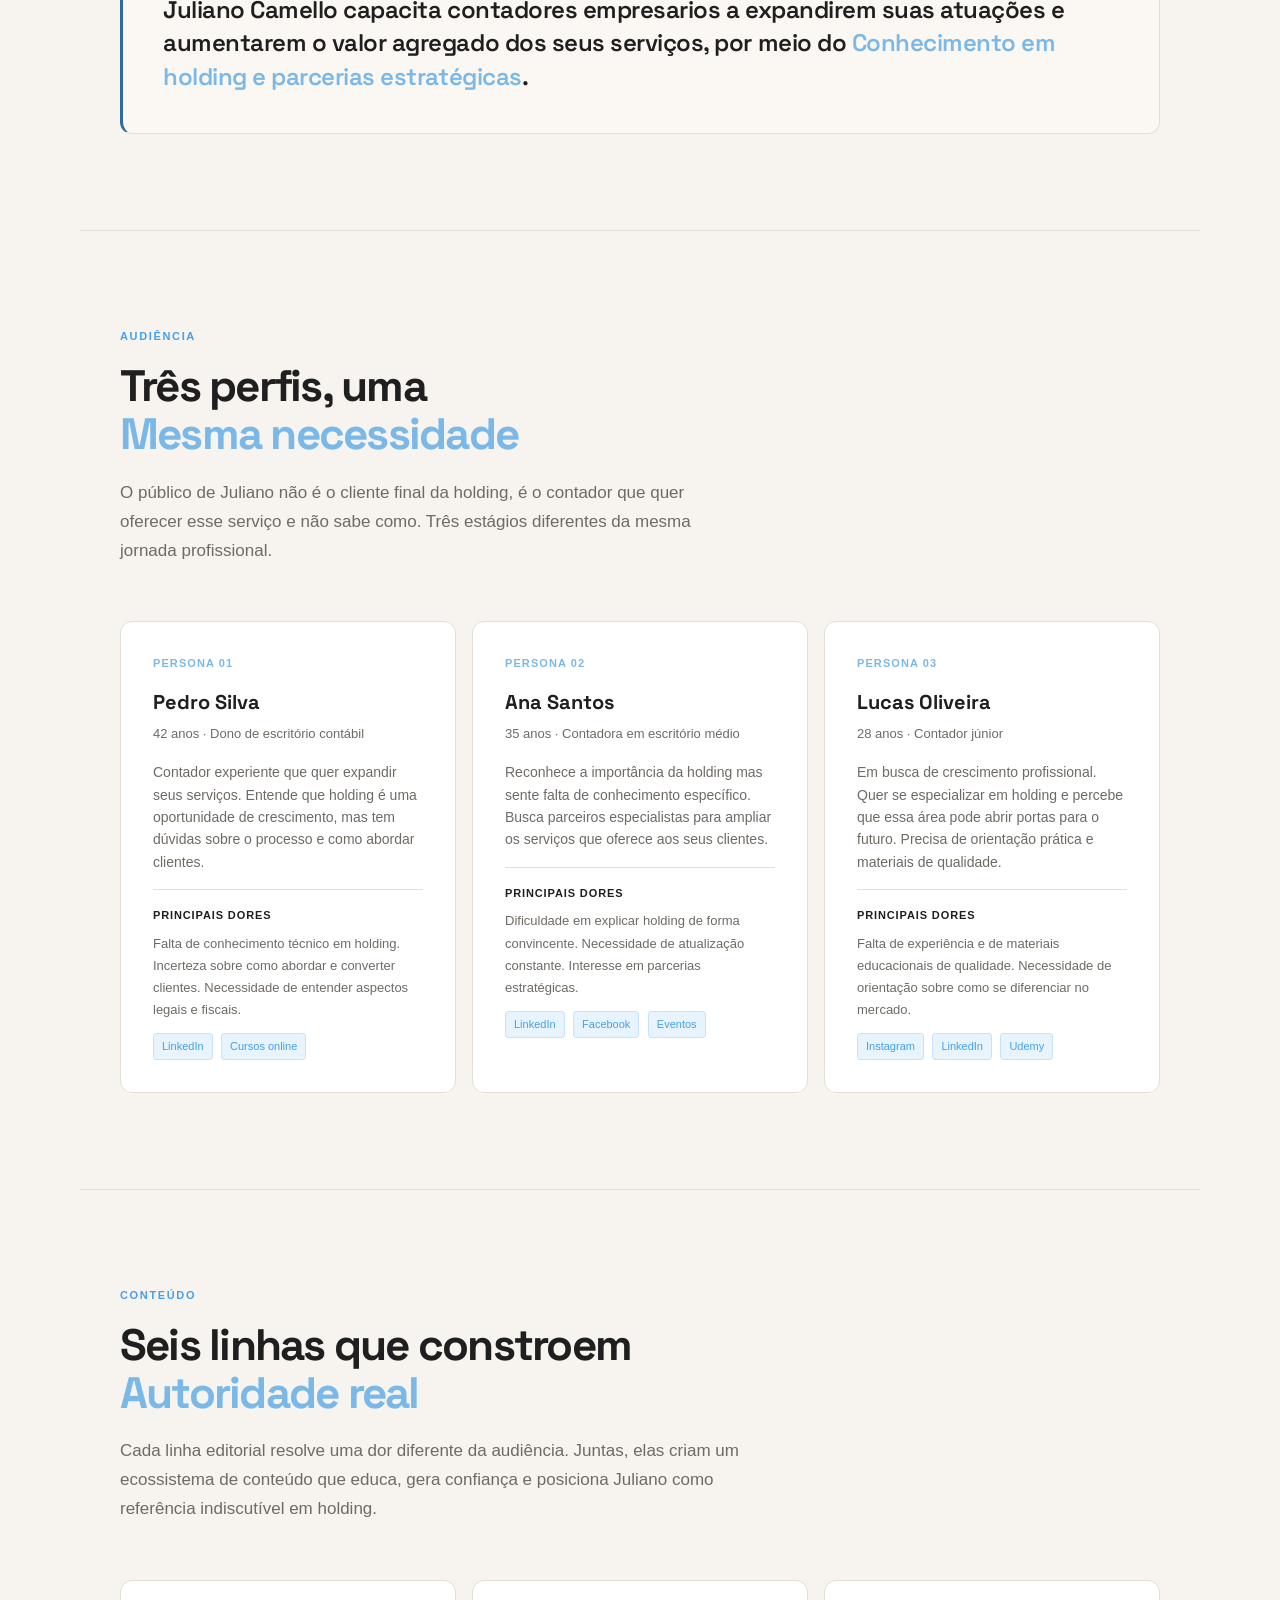
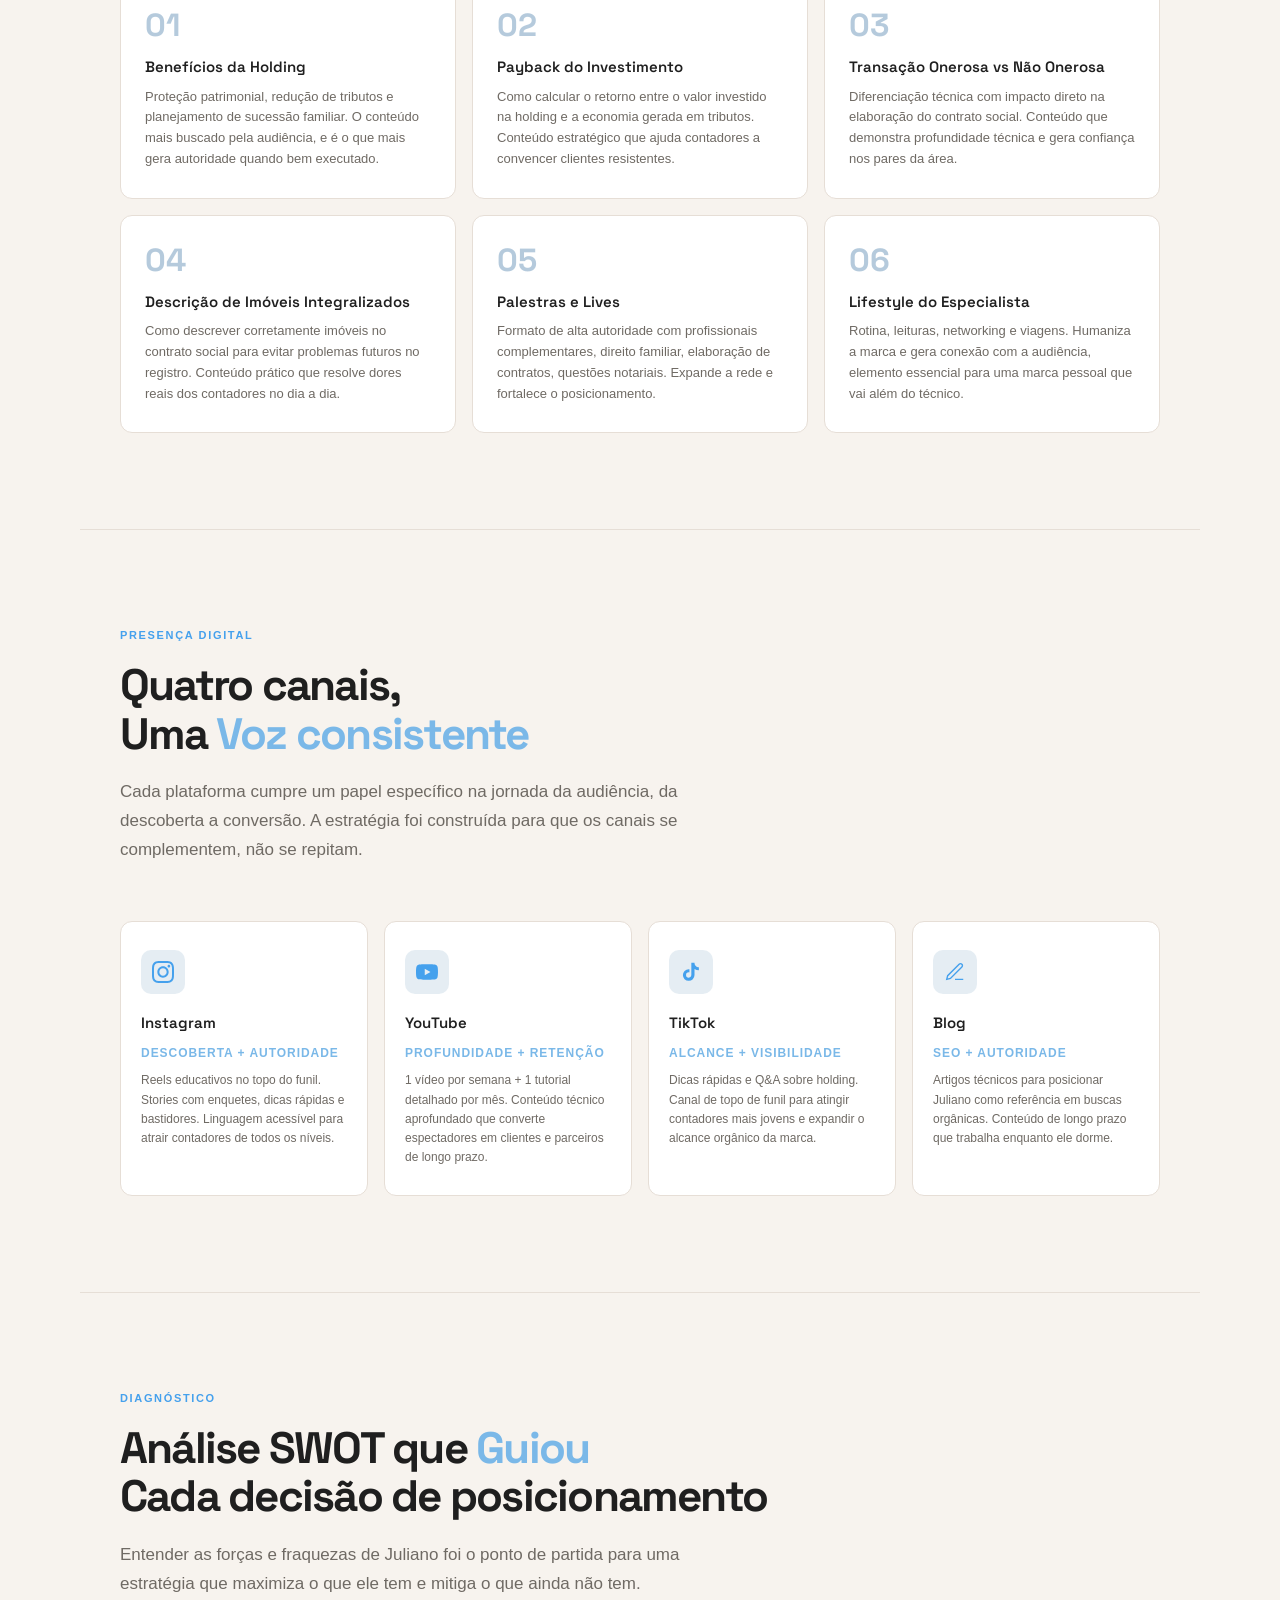
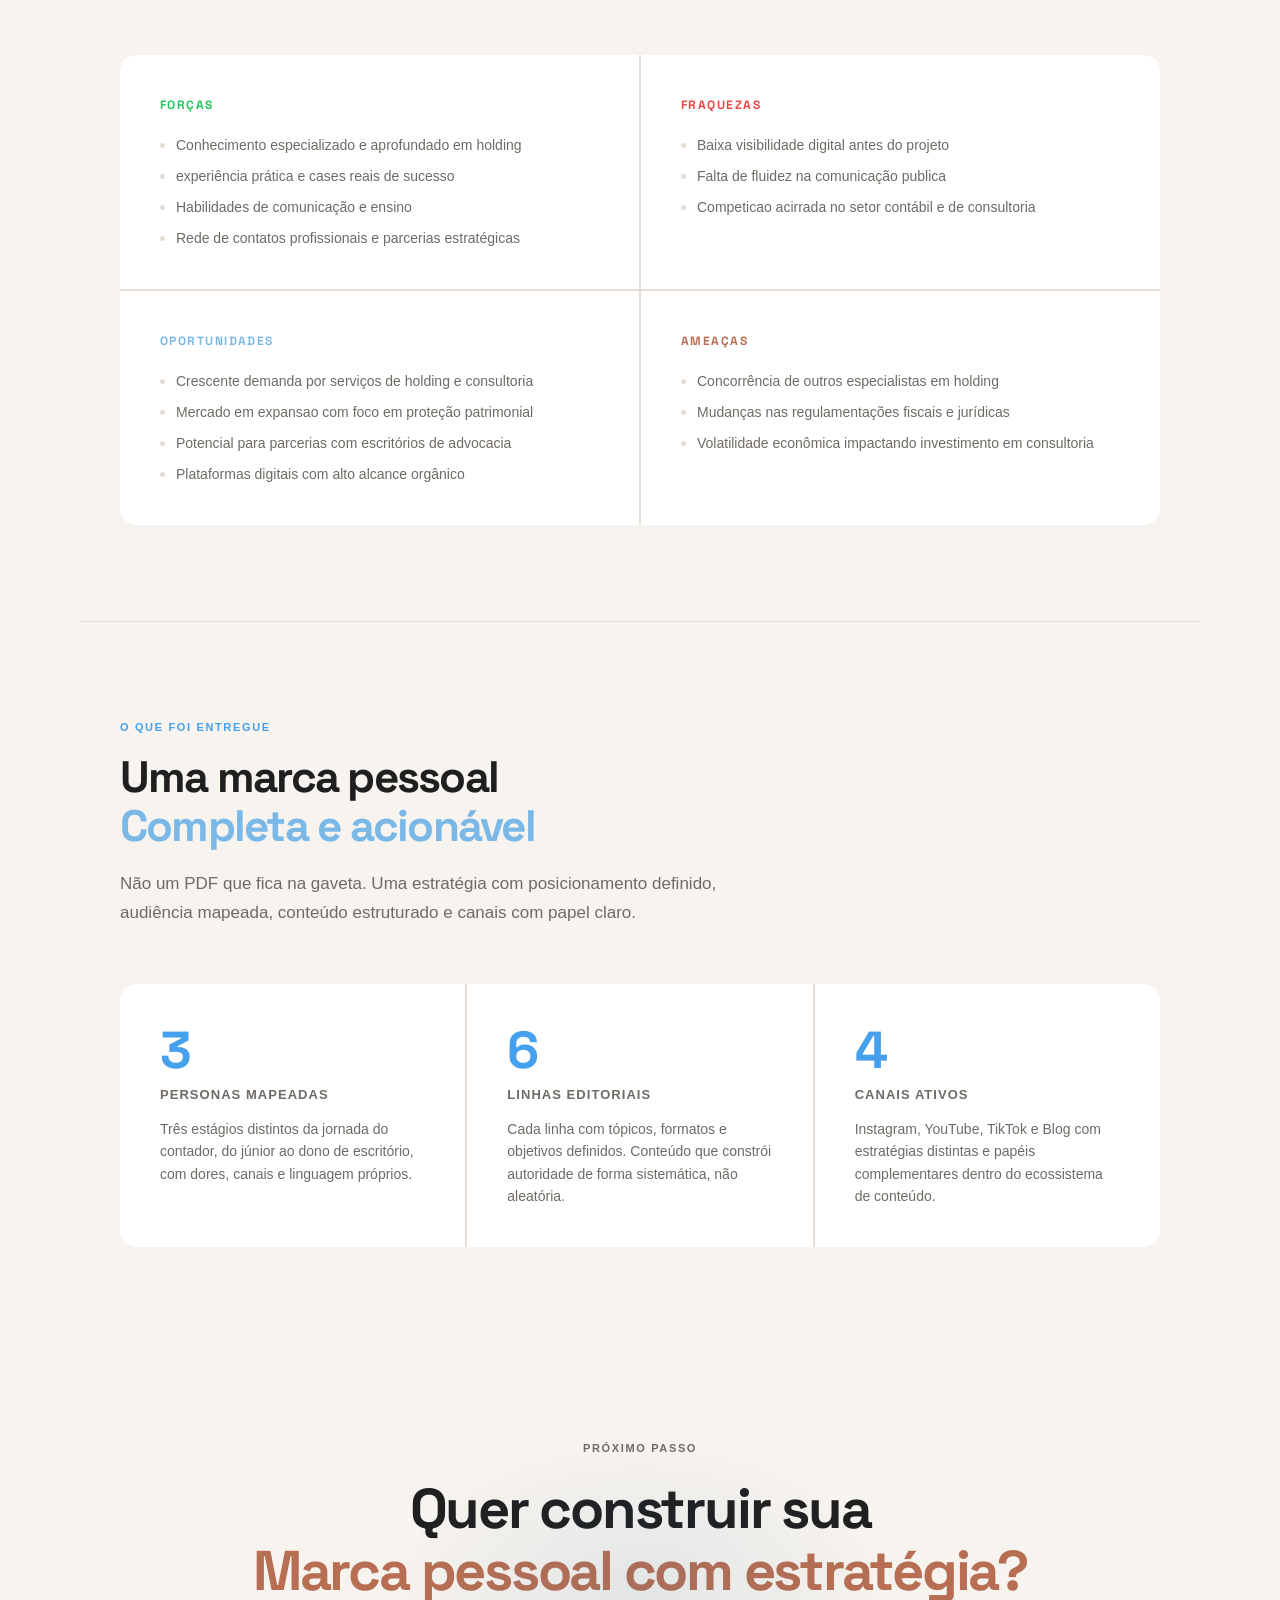
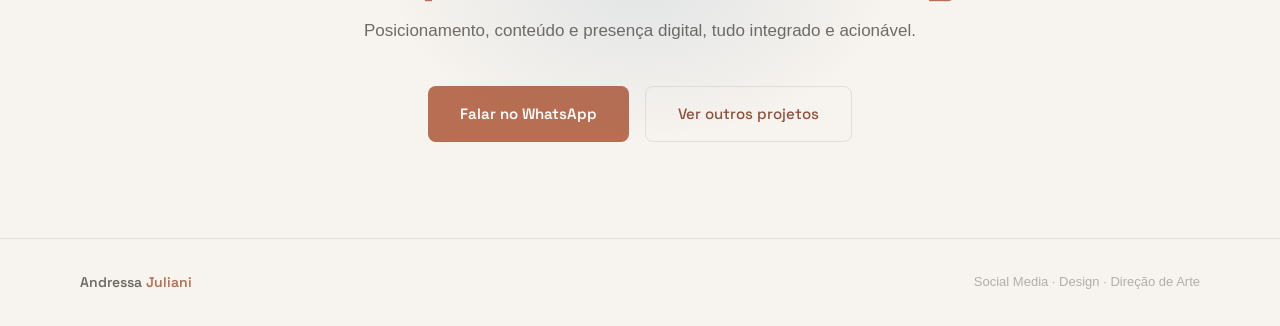
<file: andressa-case-juliano-camello.html>
<!DOCTYPE html>
<html lang="pt-BR">
<head>
  <meta charset="UTF-8" />
  <meta name="viewport" content="width=device-width, initial-scale=1.0" />
  <title>Juliano Camello, Marca Pessoal e Estrat&eacute;gia de Conte&uacute;do | Andressa Juliani</title>
  <link rel="preconnect" href="https://fonts.googleapis.com" />
  <link rel="preconnect" href="https://fonts.gstatic.com" crossorigin />
  <link href="https://fonts.googleapis.com/css2?family=Space+Grotesk:wght@300;400;500;600;700&family=Inter:wght@300;400;500&display=swap" rel="stylesheet" />
  <style>
    *, *::before, *::after { box-sizing: border-box; margin: 0; padding: 0; }

    :root {
      --bg: #080808;
      --surface: #111111;
      --surface2: #181818;
      --border: #222222;
      --accent: #F59E0B;
      --text: #F0F0F0;
      --text-muted: #888888;
      /* Juliano brand */
      --jc-blue: #2E6B9E;
      --jc-dark: #1a3d5c;
      --jc-blue-dim: rgba(46, 107, 158, 0.12);
    }

    html { scroll-behavior: smooth; }

    body {
      background: var(--bg);
      color: var(--text);
      font-family: 'Inter', sans-serif;
      font-size: 16px;
      line-height: 1.7;
      overflow-x: hidden;
    }

    nav {
      position: fixed;
      top: 0; left: 0; right: 0;
      z-index: 100;
      padding: 20px 48px;
      display: flex;
      align-items: center;
      justify-content: space-between;
      transition: background 0.3s, border-color 0.3s;
      border-bottom: 1px solid transparent;
    }
    nav.scrolled {
      background: rgba(8,8,8,0.92);
      backdrop-filter: blur(16px);
      border-color: var(--border);
    }
    .nav-back {
      font-family: 'Space Grotesk', sans-serif;
      font-size: 14px;
      font-weight: 500;
      color: var(--text-muted);
      text-decoration: none;
      display: flex;
      align-items: center;
      gap: 8px;
      transition: color 0.2s;
    }
    .nav-back:hover { color: var(--accent); }
    .nav-back svg { width: 16px; height: 16px; }
    .nav-logo {
      font-family: 'Space Grotesk', sans-serif;
      font-size: 15px;
      font-weight: 600;
      color: var(--text);
      letter-spacing: -0.02em;
    }
    .nav-logo span { color: var(--accent); }

    /* HERO */
    .hero {
      min-height: 100vh; display: flex; flex-direction: column;
      justify-content: flex-end; position: relative; overflow: hidden;
      padding-top: 120px;
    }
    .hero-cover {
      position: absolute;
      inset: 0;
      background: linear-gradient(135deg, #0a1e30 0%, #1a3d5c 50%, #2E6B9E 100%);
    }
    .hero-cover img {
      width: 100%;
      height: 100%;
      object-fit: cover;
      opacity: 0.8;
    }
    .hero-overlay {
      position: absolute;
      inset: 0;
      background: linear-gradient(to bottom, rgba(8,8,8,0) 20%, rgba(8,8,8,0.8) 70%, #080808 100%);
    }
    .hero-content {
      position: relative;
      z-index: 2;
      padding: 0 80px 80px;
      max-width: 900px;
    }
    .hero-tag {
      font-family: 'Space Grotesk', sans-serif;
      font-size: 12px;
      font-weight: 600;
      letter-spacing: 0.15em;
      text-transform: uppercase;
      color: var(--jc-blue);
      margin-bottom: 20px;
      filter: brightness(1.6);
    }
    .hero-title {
      font-family: 'Space Grotesk', sans-serif;
      font-size: clamp(40px, 6vw, 72px);
      font-weight: 700;
      line-height: 1.05;
      letter-spacing: -0.03em;
      color: #fff;
      margin-bottom: 24px;
    }
    .hero-title em { font-style: normal; color: #7ab8e8; }
    .hero-sub {
      font-size: 18px;
      color: rgba(255,255,255,0.7);
      max-width: 600px;
      line-height: 1.6;
    }
    .hero-meta {
      display: flex;
      gap: 40px;
      margin-top: 48px;
      flex-wrap: wrap;
    }
    .meta-item { display: flex; flex-direction: column; gap: 4px; }
    .meta-label {
      font-size: 11px;
      font-weight: 600;
      letter-spacing: 0.1em;
      text-transform: uppercase;
      color: rgba(255,255,255,0.4);
    }
    .meta-value {
      font-family: 'Space Grotesk', sans-serif;
      font-size: 14px;
      font-weight: 500;
      color: rgba(255,255,255,0.85);
    }

    /* SECTIONS */
    section {
      padding: 96px 80px;
      max-width: 1200px;
      margin: 0 auto;
    }
    .section-label {
      font-size: 11px;
      font-weight: 600;
      letter-spacing: 0.15em;
      text-transform: uppercase;
      color: var(--jc-blue);
      margin-bottom: 16px;
      filter: brightness(1.5);
    }
    .section-title {
      font-family: 'Space Grotesk', sans-serif;
      font-size: clamp(28px, 4vw, 44px);
      font-weight: 700;
      letter-spacing: -0.03em;
      line-height: 1.1;
      color: var(--text);
      margin-bottom: 20px;
    }
    .section-title em { font-style: normal; color: #7ab8e8; }
    .section-lead {
      font-size: 17px;
      color: var(--text-muted);
      max-width: 620px;
      line-height: 1.7;
      margin-bottom: 56px;
    }

    .divider {
      border: none;
      height: 1px;
      background: var(--border);
      margin: 0 80px;
    }

    /* POSICIONAMENTO */
    .pos-grid {
      display: grid;
      grid-template-columns: 1fr 1fr;
      gap: 16px;
      margin-bottom: 16px;
    }
    .pos-card {
      background: var(--surface);
      border: 1px solid var(--border);
      border-radius: 12px;
      padding: 36px;
    }
    .pos-card-full {
      background: var(--surface2);
      border: 1px solid var(--border);
      border-left: 3px solid var(--jc-blue);
      border-radius: 12px;
      padding: 40px;
    }
    .pos-label {
      font-size: 11px;
      font-weight: 700;
      letter-spacing: 0.12em;
      text-transform: uppercase;
      color: var(--jc-blue);
      margin-bottom: 16px;
      filter: brightness(1.5);
    }
    .pos-text {
      font-size: 15px;
      color: var(--text-muted);
      line-height: 1.7;
    }
    .pos-text strong { color: var(--text); font-weight: 500; }
    .pos-big {
      font-family: 'Space Grotesk', sans-serif;
      font-size: clamp(18px, 2.5vw, 24px);
      font-weight: 600;
      color: var(--text);
      line-height: 1.4;
      letter-spacing: -0.02em;
    }
    .pos-big em { font-style: normal; color: #7ab8e8; }

    /* PERSONAS */
    .personas-grid {
      display: grid;
      grid-template-columns: repeat(3, 1fr);
      gap: 16px;
    }
    .persona-card {
      background: var(--surface);
      border: 1px solid var(--border);
      border-radius: 12px;
      padding: 32px;
    }
    .persona-role {
      font-size: 11px;
      font-weight: 600;
      letter-spacing: 0.1em;
      text-transform: uppercase;
      color: #7ab8e8;
      margin-bottom: 12px;
    }
    .persona-name {
      font-family: 'Space Grotesk', sans-serif;
      font-size: 20px;
      font-weight: 700;
      color: var(--text);
      margin-bottom: 4px;
    }
    .persona-age {
      font-size: 13px;
      color: var(--text-muted);
      margin-bottom: 16px;
    }
    .persona-info {
      font-size: 14px;
      color: var(--text-muted);
      line-height: 1.6;
    }
    .persona-dores {
      margin-top: 16px;
      padding-top: 16px;
      border-top: 1px solid var(--border);
      font-size: 13px;
      color: var(--text-muted);
    }
    .persona-dores strong {
      display: block;
      color: var(--text);
      font-size: 11px;
      font-weight: 600;
      letter-spacing: 0.08em;
      text-transform: uppercase;
      margin-bottom: 8px;
    }
    .persona-tag {
      display: inline-block;
      background: var(--jc-blue-dim);
      color: var(--jc-blue);
      border: 1px solid rgba(46,107,158,0.2);
      border-radius: 4px;
      font-size: 11px;
      font-weight: 500;
      padding: 3px 8px;
      margin-top: 12px;
      margin-right: 4px;
      filter: brightness(1.5);
    }

    /* LINHAS EDITORIAIS */
    .editoriais-grid {
      display: grid;
      grid-template-columns: repeat(3, 1fr);
      gap: 16px;
    }
    .editorial-card {
      background: var(--surface);
      border: 1px solid var(--border);
      border-radius: 12px;
      padding: 28px 24px;
      transition: border-color 0.3s, transform 0.3s;
    }
    .editorial-card:hover {
      border-color: rgba(46,107,158,0.4);
      transform: translateY(-4px);
    }
    .editorial-num {
      font-family: 'Space Grotesk', sans-serif;
      font-size: 32px;
      font-weight: 700;
      color: var(--jc-blue);
      opacity: 0.35;
      line-height: 1;
      margin-bottom: 16px;
    }
    .editorial-title {
      font-family: 'Space Grotesk', sans-serif;
      font-size: 15px;
      font-weight: 600;
      color: var(--text);
      margin-bottom: 10px;
      line-height: 1.3;
    }
    .editorial-desc {
      font-size: 13px;
      color: var(--text-muted);
      line-height: 1.6;
    }

    /* CANAIS */
    .canais-grid {
      display: grid;
      grid-template-columns: repeat(4, 1fr);
      gap: 16px;
    }
    .canal-card {
      background: var(--surface);
      border: 1px solid var(--border);
      border-radius: 12px;
      padding: 28px 20px;
    }
    .canal-icon {
      width: 44px;
      height: 44px;
      border-radius: 10px;
      background: var(--jc-blue-dim);
      display: flex;
      align-items: center;
      justify-content: center;
      margin-bottom: 16px;
    }
    .canal-icon svg { width: 22px; height: 22px; color: var(--jc-blue); filter: brightness(1.5); }
    .canal-name {
      font-family: 'Space Grotesk', sans-serif;
      font-size: 15px;
      font-weight: 600;
      color: var(--text);
      margin-bottom: 8px;
    }
    .canal-obj {
      font-size: 12px;
      font-weight: 600;
      text-transform: uppercase;
      letter-spacing: 0.08em;
      color: #7ab8e8;
      margin-bottom: 8px;
    }
    .canal-desc {
      font-size: 12px;
      color: var(--text-muted);
      line-height: 1.6;
    }

    /* SWOT */
    .swot-grid {
      display: grid;
      grid-template-columns: 1fr 1fr;
      gap: 2px;
      border-radius: 16px;
      overflow: hidden;
      background: var(--border);
    }
    .swot-card {
      background: var(--surface);
      padding: 40px;
    }
    .swot-title {
      font-family: 'Space Grotesk', sans-serif;
      font-size: 12px;
      font-weight: 700;
      letter-spacing: 0.12em;
      text-transform: uppercase;
      margin-bottom: 20px;
    }
    .swot-title.s { color: #22c55e; }
    .swot-title.w { color: #ef4444; }
    .swot-title.o { color: #7ab8e8; }
    .swot-title.t { color: var(--accent); }
    .swot-list {
      list-style: none;
      display: flex;
      flex-direction: column;
      gap: 10px;
    }
    .swot-list li {
      font-size: 14px;
      color: var(--text-muted);
      padding-left: 16px;
      position: relative;
      line-height: 1.5;
    }
    .swot-list li::before {
      content: '';
      position: absolute;
      left: 0;
      top: 8px;
      width: 5px;
      height: 5px;
      border-radius: 50%;
      background: var(--border);
    }

    /* RESULTADO */
    .resultado-box {
      display: grid;
      grid-template-columns: 1fr 1fr 1fr;
      gap: 2px;
      border-radius: 16px;
      overflow: hidden;
      background: var(--border);
    }
    .res-card {
      background: var(--surface);
      padding: 40px;
    }
    .res-num {
      font-family: 'Space Grotesk', sans-serif;
      font-size: 52px;
      font-weight: 700;
      color: var(--jc-blue);
      line-height: 1;
      margin-bottom: 8px;
      filter: brightness(1.5);
    }
    .res-label {
      font-size: 13px;
      font-weight: 600;
      text-transform: uppercase;
      letter-spacing: 0.08em;
      color: var(--text-muted);
      margin-bottom: 12px;
    }
    .res-desc {
      font-size: 14px;
      color: var(--text-muted);
      line-height: 1.6;
    }

    /* CTA */
    .cta-section {
      text-align: center;
      padding: 96px 80px;
      position: relative;
    }
    .cta-glow {
      position: absolute;
      top: 50%;
      left: 50%;
      transform: translate(-50%, -50%);
      width: 500px;
      height: 300px;
      background: radial-gradient(ellipse, rgba(46,107,158,0.1) 0%, transparent 70%);
      pointer-events: none;
    }
    .cta-label {
      font-size: 11px;
      font-weight: 600;
      letter-spacing: 0.15em;
      text-transform: uppercase;
      color: var(--text-muted);
      margin-bottom: 20px;
    }
    .cta-title {
      font-family: 'Space Grotesk', sans-serif;
      font-size: clamp(32px, 5vw, 56px);
      font-weight: 700;
      letter-spacing: -0.03em;
      line-height: 1.1;
      color: var(--text);
      margin-bottom: 16px;
    }
    .cta-title em { font-style: normal; color: var(--accent); }
    .cta-sub { font-size: 17px; color: var(--text-muted); margin-bottom: 40px; }
    .btn-row { display: flex; gap: 16px; justify-content: center; flex-wrap: wrap; }
    .btn-primary {
      display: inline-flex; align-items: center; gap: 10px;
      background: var(--accent); color: #000;
      font-family: 'Space Grotesk', sans-serif; font-weight: 600; font-size: 15px;
      padding: 14px 32px; border-radius: 8px; text-decoration: none;
      transition: opacity 0.2s, transform 0.2s;
    }
    .btn-primary:hover { opacity: 0.9; transform: translateY(-2px); }
    .btn-secondary {
      display: inline-flex; align-items: center; gap: 10px;
      background: transparent; color: var(--text);
      font-family: 'Space Grotesk', sans-serif; font-weight: 500; font-size: 15px;
      padding: 14px 32px; border-radius: 8px; border: 1px solid var(--border);
      text-decoration: none; transition: border-color 0.2s, transform 0.2s;
    }
    .btn-secondary:hover { border-color: var(--text-muted); transform: translateY(-2px); }

    footer {
      border-top: 1px solid var(--border);
      padding: 32px 80px;
      display: flex;
      align-items: center;
      justify-content: space-between;
    }
    .footer-brand { font-family: 'Space Grotesk', sans-serif; font-size: 14px; font-weight: 600; color: var(--text-muted); }
    .footer-brand span { color: var(--accent); }
    .footer-copy { font-size: 13px; color: var(--text-muted); opacity: 0.5; }

    .fade-up { opacity: 0; transform: translateY(32px); transition: opacity 0.7s ease, transform 0.7s ease; }
    .fade-up.visible { opacity: 1; transform: none; }
    .d1 { transition-delay: 0.1s; } .d2 { transition-delay: 0.2s; }
    .d3 { transition-delay: 0.3s; } .d4 { transition-delay: 0.4s; }

    @media (max-width: 960px) {
      nav { padding: 20px 24px; }
      .hero-content { padding: 0 24px 64px; }
      section { padding: 64px 24px; }
      .divider { margin: 0 24px; }
      .pos-grid { grid-template-columns: 1fr; }
      .personas-grid { grid-template-columns: 1fr; }
      .editoriais-grid { grid-template-columns: 1fr 1fr; }
      .canais-grid { grid-template-columns: 1fr 1fr; }
      .swot-grid { grid-template-columns: 1fr; }
      .resultado-box { grid-template-columns: 1fr; }
      .cta-section { padding: 64px 24px; }
      footer { padding: 24px; flex-direction: column; gap: 8px; text-align: center; }
    }
    /* Hero readability fix */
    .hero-overlay {
      background:
        linear-gradient(90deg, rgba(0,0,0,0.86) 0%, rgba(0,0,0,0.58) 45%, rgba(0,0,0,0.20) 100%),
        linear-gradient(to bottom, rgba(0,0,0,0.28) 0%, rgba(0,0,0,0.78) 72%, var(--bg) 100%) !important;
    }
    .hero-content { text-shadow: 0 2px 24px rgba(0,0,0,0.38); }
    .hero-title, .hero-title * { color: #fff !important; }
    .hero-title em { color: var(--accent) !important; }
    .hero-sub { color: rgba(255,255,255,0.84) !important; }
    .hero-tag { filter: none !important; }
    .hero-meta .meta-value { color: rgba(255,255,255,0.92) !important; }

  </style>
  <link rel="stylesheet" href="andressa-case-theme.css" />
</head>
<body>

  <nav id="nav">
    <a href="./#cases" class="nav-back">
      <svg viewBox="0 0 16 16" fill="none" stroke="currentColor" stroke-width="1.5"><path d="M10 12L6 8l4-4"/></svg>
      Voltar ao portf&oacute;lio
    </a>
    <div class="nav-logo">Andressa <span>Juliani</span></div>
  </nav>

  <!-- HERO -->
  <div class="hero case-hero-juliano">
    <div class="hero-cover"></div>
    <div class="hero-overlay"></div>
    <div class="hero-content">
      <div class="hero-tag">Marca Pessoal &middot; Estrat&eacute;gia de Conte&uacute;do &middot; Posicionamento</div>
      <h1 class="hero-title">Juliano Camello<br><em>Especialista em Holding</em></h1>
      <p class="hero-sub">Posicionamento de marca pessoal do zero: de contador experiente a refer&ecirc;ncia nacional em holding para contadores empresarios.</p>
      <div class="hero-meta">
        <div class="meta-item">
          <div class="meta-label">Cliente</div>
          <div class="meta-value">Juliano Camello</div>
        </div>
        <div class="meta-item">
          <div class="meta-label">Escopo</div>
          <div class="meta-value">Marca Pessoal + Estrat&eacute;gia Digital</div>
        </div>
        <div class="meta-item">
          <div class="meta-label">Canais</div>
          <div class="meta-value">Instagram &middot; YouTube &middot; TikTok &middot; Blog</div>
        </div>
        <div class="meta-item">
          <div class="meta-label">Produ&ccedil;&atilde;o</div>
          <div class="meta-value">Assessoria Organic</div>
        </div>
      </div>
    </div>
  </div>

  <!-- POSICIONAMENTO -->
  <section>
    <p class="section-label fade-up">Posicionamento</p>
    <h2 class="section-title fade-up d1">Do contador ao<br><em>Especialista reconhecido</em></h2>
    <p class="section-lead fade-up d2">O mercado cont&aacute;bil &eacute; cheio de bons t&eacute;cnicos. O desafio era transformar Juliano Camello em uma refer&ecirc;ncia, algu&eacute;m que outros contadores buscam ativamente para aprender e firmar parcerias.</p>

    <div class="pos-grid fade-up d2">
      <div class="pos-card">
        <div class="pos-label">Posicionamento &uacute;nico</div>
        <div class="pos-text">Juliano Camello &eacute; o <strong>Contador especialista em holding</strong> que oferece solu&ccedil;&otilde;es personalizadas e estrat&eacute;gicas para contadores empresarios, com conhecimento aprofundado e experi&ecirc;ncia pr&aacute;tica na &aacute;rea.</div>
      </div>
      <div class="pos-card">
        <div class="pos-label">Proposta de valor</div>
        <div class="pos-text">Auxiliar contadores empresarios a <strong>Se tornarem especialistas em holding</strong>, por meio de parcerias de trabalho e consultorias especializadas, com orienta&ccedil;&otilde;es pr&aacute;ticas, estrat&eacute;gias de tributa&ccedil;&atilde;o e diferenciais competitivos claros.</div>
      </div>
    </div>
    <div class="pos-card-full fade-up d3">
      <div class="pos-label">Big Idea do conte&uacute;do</div>
      <div class="pos-big">
        Juliano Camello capacita contadores empresarios a expandirem suas atua&ccedil;&otilde;es e aumentarem o valor agregado dos seus servi&ccedil;os, por meio do <em>Conhecimento em holding e parcerias estrat&eacute;gicas</em>.
      </div>
    </div>
  </section>

  <hr class="divider" />

  <!-- PERSONAS -->
  <section>
    <p class="section-label fade-up">Audi&ecirc;ncia</p>
    <h2 class="section-title fade-up d1">Tr&ecirc;s perfis, uma<br><em>Mesma necessidade</em></h2>
    <p class="section-lead fade-up d2">O p&uacute;blico de Juliano n&atilde;o &eacute; o cliente final da holding, &eacute; o contador que quer oferecer esse servi&ccedil;o e n&atilde;o sabe como. Tr&ecirc;s est&aacute;gios diferentes da mesma jornada profissional.</p>

    <div class="personas-grid">
      <div class="persona-card fade-up d1">
        <div class="persona-role">Persona 01</div>
        <div class="persona-name">Pedro Silva</div>
        <div class="persona-age">42 anos &middot; Dono de escrit&oacute;rio cont&aacute;bil</div>
        <div class="persona-info">Contador experiente que quer expandir seus servi&ccedil;os. Entende que holding &eacute; uma oportunidade de crescimento, mas tem d&uacute;vidas sobre o processo e como abordar clientes.</div>
        <div class="persona-dores">
          <strong>Principais dores</strong>
          Falta de conhecimento t&eacute;cnico em holding. Incerteza sobre como abordar e converter clientes. Necessidade de entender aspectos legais e fiscais.
        </div>
        <span class="persona-tag">LinkedIn</span>
        <span class="persona-tag">Cursos online</span>
      </div>
      <div class="persona-card fade-up d2">
        <div class="persona-role">Persona 02</div>
        <div class="persona-name">Ana Santos</div>
        <div class="persona-age">35 anos &middot; Contadora em escrit&oacute;rio m&eacute;dio</div>
        <div class="persona-info">Reconhece a import&acirc;ncia da holding mas sente falta de conhecimento espec&iacute;fico. Busca parceiros especialistas para ampliar os servi&ccedil;os que oferece aos seus clientes.</div>
        <div class="persona-dores">
          <strong>Principais dores</strong>
          Dificuldade em explicar holding de forma convincente. Necessidade de atualiza&ccedil;&atilde;o constante. Interesse em parcerias estrat&eacute;gicas.
        </div>
        <span class="persona-tag">LinkedIn</span>
        <span class="persona-tag">Facebook</span>
        <span class="persona-tag">Eventos</span>
      </div>
      <div class="persona-card fade-up d3">
        <div class="persona-role">Persona 03</div>
        <div class="persona-name">Lucas Oliveira</div>
        <div class="persona-age">28 anos &middot; Contador j&uacute;nior</div>
        <div class="persona-info">Em busca de crescimento profissional. Quer se especializar em holding e percebe que essa &aacute;rea pode abrir portas para o futuro. Precisa de orienta&ccedil;&atilde;o pr&aacute;tica e materiais de qualidade.</div>
        <div class="persona-dores">
          <strong>Principais dores</strong>
          Falta de experi&ecirc;ncia e de materiais educacionais de qualidade. Necessidade de orienta&ccedil;&atilde;o sobre como se diferenciar no mercado.
        </div>
        <span class="persona-tag">Instagram</span>
        <span class="persona-tag">LinkedIn</span>
        <span class="persona-tag">Udemy</span>
      </div>
    </div>
  </section>

  <hr class="divider" />

  <!-- LINHAS EDITORIAIS -->
  <section>
    <p class="section-label fade-up">Conte&uacute;do</p>
    <h2 class="section-title fade-up d1">Seis linhas que constroem<br><em>Autoridade real</em></h2>
    <p class="section-lead fade-up d2">Cada linha editorial resolve uma dor diferente da audi&ecirc;ncia. Juntas, elas criam um ecossistema de conte&uacute;do que educa, gera confian&ccedil;a e posiciona Juliano como refer&ecirc;ncia indiscut&iacute;vel em holding.</p>

    <div class="editoriais-grid">
      <div class="editorial-card fade-up d1">
        <div class="editorial-num">01</div>
        <div class="editorial-title">Benef&iacute;cios da Holding</div>
        <div class="editorial-desc">Prote&ccedil;&atilde;o patrimonial, redu&ccedil;&atilde;o de tributos e planejamento de sucess&atilde;o familiar. O conte&uacute;do mais buscado pela audi&ecirc;ncia, e &eacute; o que mais gera autoridade quando bem executado.</div>
      </div>
      <div class="editorial-card fade-up d2">
        <div class="editorial-num">02</div>
        <div class="editorial-title">Payback do Investimento</div>
        <div class="editorial-desc">Como calcular o retorno entre o valor investido na holding e a economia gerada em tributos. Conte&uacute;do estrat&eacute;gico que ajuda contadores a convencer clientes resistentes.</div>
      </div>
      <div class="editorial-card fade-up d3">
        <div class="editorial-num">03</div>
        <div class="editorial-title">Transa&ccedil;&atilde;o Onerosa vs N&atilde;o Onerosa</div>
        <div class="editorial-desc">Diferencia&ccedil;&atilde;o t&eacute;cnica com impacto direto na elabora&ccedil;&atilde;o do contrato social. Conte&uacute;do que demonstra profundidade t&eacute;cnica e gera confian&ccedil;a nos pares da &aacute;rea.</div>
      </div>
      <div class="editorial-card fade-up d1">
        <div class="editorial-num">04</div>
        <div class="editorial-title">Descri&ccedil;&atilde;o de Im&oacute;veis Integralizados</div>
        <div class="editorial-desc">Como descrever corretamente im&oacute;veis no contrato social para evitar problemas futuros no registro. Conte&uacute;do pr&aacute;tico que resolve dores reais dos contadores no dia a dia.</div>
      </div>
      <div class="editorial-card fade-up d2">
        <div class="editorial-num">05</div>
        <div class="editorial-title">Palestras e Lives</div>
        <div class="editorial-desc">Formato de alta autoridade com profissionais complementares, direito familiar, elabora&ccedil;&atilde;o de contratos, quest&otilde;es notariais. Expande a rede e fortalece o posicionamento.</div>
      </div>
      <div class="editorial-card fade-up d3">
        <div class="editorial-num">06</div>
        <div class="editorial-title">Lifestyle do Especialista</div>
        <div class="editorial-desc">Rotina, leituras, networking e viagens. Humaniza a marca e gera conex&atilde;o com a audi&ecirc;ncia, elemento essencial para uma marca pessoal que vai al&eacute;m do t&eacute;cnico.</div>
      </div>
    </div>
  </section>

  <hr class="divider" />

  <!-- CANAIS -->
  <section>
    <p class="section-label fade-up">Presen&ccedil;a digital</p>
    <h2 class="section-title fade-up d1">Quatro canais,<br>Uma <em>Voz consistente</em></h2>
    <p class="section-lead fade-up d2">Cada plataforma cumpre um papel espec&iacute;fico na jornada da audi&ecirc;ncia, da descoberta a convers&atilde;o. A estrat&eacute;gia foi constru&iacute;da para que os canais se complementem, n&atilde;o se repitam.</p>

    <div class="canais-grid">
      <div class="canal-card fade-up d1">
        <div class="canal-icon">
          <svg viewBox="0 0 24 24" fill="currentColor"><path d="M12 2.163c3.204 0 3.584.012 4.85.07 3.252.148 4.771 1.691 4.919 4.919.058 1.265.069 1.645.069 4.849 0 3.205-.012 3.584-.069 4.849-.149 3.225-1.664 4.771-4.919 4.919-1.266.058-1.644.07-4.85.07-3.204 0-3.584-.012-4.849-.07-3.26-.149-4.771-1.699-4.919-4.92-.058-1.265-.07-1.644-.07-4.849 0-3.204.013-3.583.07-4.849.149-3.227 1.664-4.771 4.919-4.919 1.266-.057 1.645-.069 4.849-.069zm0-2.163c-3.259 0-3.667.014-4.947.072-4.358.2-6.78 2.618-6.98 6.98-.059 1.281-.073 1.689-.073 4.948 0 3.259.014 3.668.072 4.948.2 4.358 2.618 6.78 6.98 6.98 1.281.058 1.689.072 4.948.072 3.259 0 3.668-.014 4.948-.072 4.354-.2 6.782-2.618 6.979-6.98.059-1.28.073-1.689.073-4.948 0-3.259-.014-3.667-.072-4.947-.196-4.354-2.617-6.78-6.979-6.98-1.281-.059-1.69-.073-4.949-.073zm0 5.838c-3.403 0-6.162 2.759-6.162 6.162s2.759 6.163 6.162 6.163 6.162-2.759 6.162-6.163c0-3.403-2.759-6.162-6.162-6.162zm0 10.162c-2.209 0-4-1.79-4-4 0-2.209 1.791-4 4-4s4 1.791 4 4c0 2.21-1.791 4-4 4zm6.406-11.845c-.796 0-1.441.645-1.441 1.44s.645 1.44 1.441 1.44c.795 0 1.439-.645 1.439-1.44s-.644-1.44-1.439-1.44z"/></svg>
        </div>
        <div class="canal-name">Instagram</div>
        <div class="canal-obj">Descoberta + Autoridade</div>
        <div class="canal-desc">Reels educativos no topo do funil. Stories com enquetes, dicas r&aacute;pidas e bastidores. Linguagem acess&iacute;vel para atrair contadores de todos os n&iacute;veis.</div>
      </div>
      <div class="canal-card fade-up d2">
        <div class="canal-icon">
          <svg viewBox="0 0 24 24" fill="currentColor"><path d="M23.498 6.186a3.016 3.016 0 0 0-2.122-2.136C19.505 3.545 12 3.545 12 3.545s-7.505 0-9.377.505A3.017 3.017 0 0 0 .502 6.186C0 8.07 0 12 0 12s0 3.93.502 5.814a3.016 3.016 0 0 0 2.122 2.136c1.871.505 9.376.505 9.376.505s7.505 0 9.377-.505a3.015 3.015 0 0 0 2.122-2.136C24 15.93 24 12 24 12s0-3.93-.502-5.814zM9.545 15.568V8.432L15.818 12l-6.273 3.568z"/></svg>
        </div>
        <div class="canal-name">YouTube</div>
        <div class="canal-obj">Profundidade + Reten&ccedil;&atilde;o</div>
        <div class="canal-desc">1 v&iacute;deo por semana + 1 tutorial detalhado por m&ecirc;s. Conte&uacute;do t&eacute;cnico aprofundado que converte espectadores em clientes e parceiros de longo prazo.</div>
      </div>
      <div class="canal-card fade-up d3">
        <div class="canal-icon">
          <svg viewBox="0 0 24 24" fill="currentColor"><path d="M19.59 6.69a4.83 4.83 0 0 1-3.77-4.25V2h-3.45v13.67a2.89 2.89 0 0 1-2.88 2.5 2.89 2.89 0 0 1-2.89-2.89 2.89 2.89 0 0 1 2.89-2.89c.28 0 .54.04.79.1V9.01a6.33 6.33 0 0 0-.79-.05 6.34 6.34 0 0 0-6.34 6.34 6.34 6.34 0 0 0 6.34 6.34 6.34 6.34 0 0 0 6.33-6.34V8.69a8.18 8.18 0 0 0 4.77 1.52V6.77a4.85 4.85 0 0 1-1-.08z"/></svg>
        </div>
        <div class="canal-name">TikTok</div>
        <div class="canal-obj">Alcance + Visibilidade</div>
        <div class="canal-desc">Dicas r&aacute;pidas e Q&A sobre holding. Canal de topo de funil para atingir contadores mais jovens e expandir o alcance org&acirc;nico da marca.</div>
      </div>
      <div class="canal-card fade-up d4">
        <div class="canal-icon">
          <svg viewBox="0 0 24 24" fill="none" stroke="currentColor" stroke-width="1.5"><path d="M12 20h9M16.5 3.5a2.121 2.121 0 013 3L7 19l-4 1 1-4L16.5 3.5z"/></svg>
        </div>
        <div class="canal-name">Blog</div>
        <div class="canal-obj">SEO + Autoridade</div>
        <div class="canal-desc">Artigos t&eacute;cnicos para posicionar Juliano como refer&ecirc;ncia em buscas org&acirc;nicas. Conte&uacute;do de longo prazo que trabalha enquanto ele dorme.</div>
      </div>
    </div>
  </section>

  <hr class="divider" />

  <!-- SWOT -->
  <section>
    <p class="section-label fade-up">Diagn&oacute;stico</p>
    <h2 class="section-title fade-up d1">An&aacute;lise SWOT que <em>Guiou</em><br>Cada decis&atilde;o de posicionamento</h2>
    <p class="section-lead fade-up d2">Entender as for&ccedil;as e fraquezas de Juliano foi o ponto de partida para uma estrat&eacute;gia que maximiza o que ele tem e mitiga o que ainda n&atilde;o tem.</p>

    <div class="swot-grid fade-up d2">
      <div class="swot-card">
        <div class="swot-title s">For&ccedil;as</div>
        <ul class="swot-list">
          <li>Conhecimento especializado e aprofundado em holding</li>
          <li>experiência pr&aacute;tica e cases reais de sucesso</li>
          <li>Habilidades de comunica&ccedil;&atilde;o e ensino</li>
          <li>Rede de contatos profissionais e parcerias estrat&eacute;gicas</li>
        </ul>
      </div>
      <div class="swot-card">
        <div class="swot-title w">Fraquezas</div>
        <ul class="swot-list">
          <li>Baixa visibilidade digital antes do projeto</li>
          <li>Falta de fluidez na comunica&ccedil;&atilde;o publica</li>
          <li>Competicao acirrada no setor cont&aacute;bil e de consultoria</li>
        </ul>
      </div>
      <div class="swot-card">
        <div class="swot-title o">Oportunidades</div>
        <ul class="swot-list">
          <li>Crescente demanda por servi&ccedil;os de holding e consultoria</li>
          <li>Mercado em expansao com foco em prote&ccedil;&atilde;o patrimonial</li>
          <li>Potencial para parcerias com escrit&oacute;rios de advocacia</li>
          <li>Plataformas digitais com alto alcance org&acirc;nico</li>
        </ul>
      </div>
      <div class="swot-card">
        <div class="swot-title t">Amea&ccedil;as</div>
        <ul class="swot-list">
          <li>Concorr&ecirc;ncia de outros especialistas em holding</li>
          <li>Mudan&ccedil;as nas regulamenta&ccedil;&otilde;es fiscais e jur&iacute;dicas</li>
          <li>Volatilidade econ&ocirc;mica impactando investimento em consultoria</li>
        </ul>
      </div>
    </div>
  </section>

  <hr class="divider" />

  <!-- RESULTADO -->
  <section>
    <p class="section-label fade-up">O que foi entregue</p>
    <h2 class="section-title fade-up d1">Uma marca pessoal<br><em>Completa e acion&aacute;vel</em></h2>
    <p class="section-lead fade-up d2">N&atilde;o um PDF que fica na gaveta. Uma estrat&eacute;gia com posicionamento definido, audi&ecirc;ncia mapeada, conte&uacute;do estruturado e canais com papel claro.</p>

    <div class="resultado-box fade-up d2">
      <div class="res-card">
        <div class="res-num">3</div>
        <div class="res-label">Personas mapeadas</div>
        <div class="res-desc">Tr&ecirc;s est&aacute;gios distintos da jornada do contador, do j&uacute;nior ao dono de escrit&oacute;rio, com dores, canais e linguagem pr&oacute;prios.</div>
      </div>
      <div class="res-card">
        <div class="res-num">6</div>
        <div class="res-label">Linhas editoriais</div>
        <div class="res-desc">Cada linha com t&oacute;picos, formatos e objetivos definidos. Conte&uacute;do que constr&oacute;i autoridade de forma sistem&aacute;tica, n&atilde;o aleat&oacute;ria.</div>
      </div>
      <div class="res-card">
        <div class="res-num">4</div>
        <div class="res-label">Canais ativos</div>
        <div class="res-desc">Instagram, YouTube, TikTok e Blog com estrat&eacute;gias distintas e pap&eacute;is complementares dentro do ecossistema de conte&uacute;do.</div>
      </div>
    </div>
  </section>

  <!-- CTA -->
  <div class="cta-section">
    <div class="cta-glow"></div>
    <p class="cta-label fade-up">Pr&oacute;ximo passo</p>
    <h2 class="cta-title fade-up d1">Quer construir sua<br><em>Marca pessoal com estrat&eacute;gia?</em></h2>
    <p class="cta-sub fade-up d2">Posicionamento, conte&uacute;do e presen&ccedil;a digital, tudo integrado e acion&aacute;vel.</p>
    <div class="btn-row fade-up d3">
      <a href="https://wa.me/5551993909150" target="_blank" class="btn-primary">Falar no WhatsApp</a>
      <a href="./#cases" class="btn-secondary">Ver outros projetos</a>
    </div>
  </div>

  <footer>
    <div class="footer-brand">Andressa <span>Juliani</span></div>
    <div class="footer-copy">Social Media &middot; Design &middot; Dire&ccedil;&atilde;o de Arte</div>
  </footer>

  <script>
    const nav = document.getElementById('nav');
    window.addEventListener('scroll', () => { nav.classList.toggle('scrolled', window.scrollY > 40); });
    const obs = new IntersectionObserver((entries) => {
      entries.forEach(e => { if (e.isIntersecting) { e.target.classList.add('visible'); obs.unobserve(e.target); } });
    }, { threshold: 0.1 });
    document.querySelectorAll('.fade-up').forEach(el => obs.observe(el));
  </script>
</body>
</html>
</file>
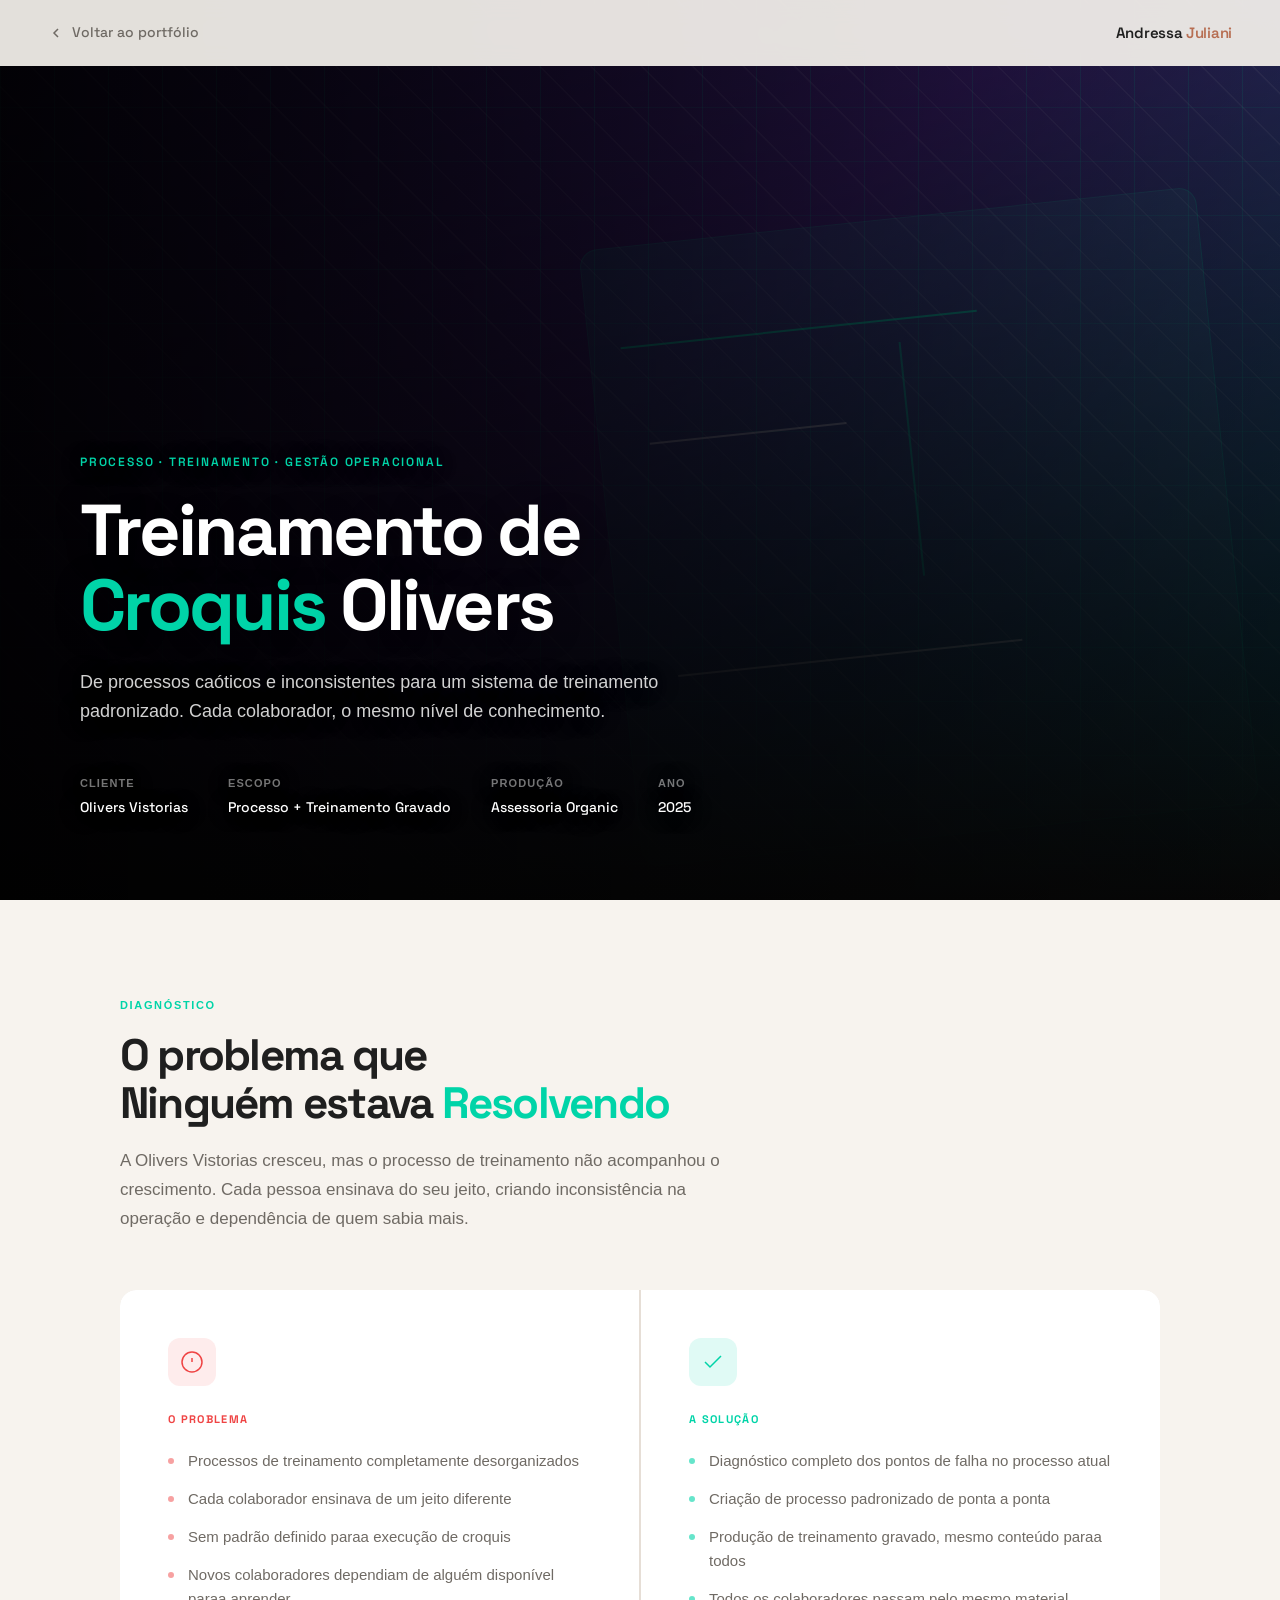
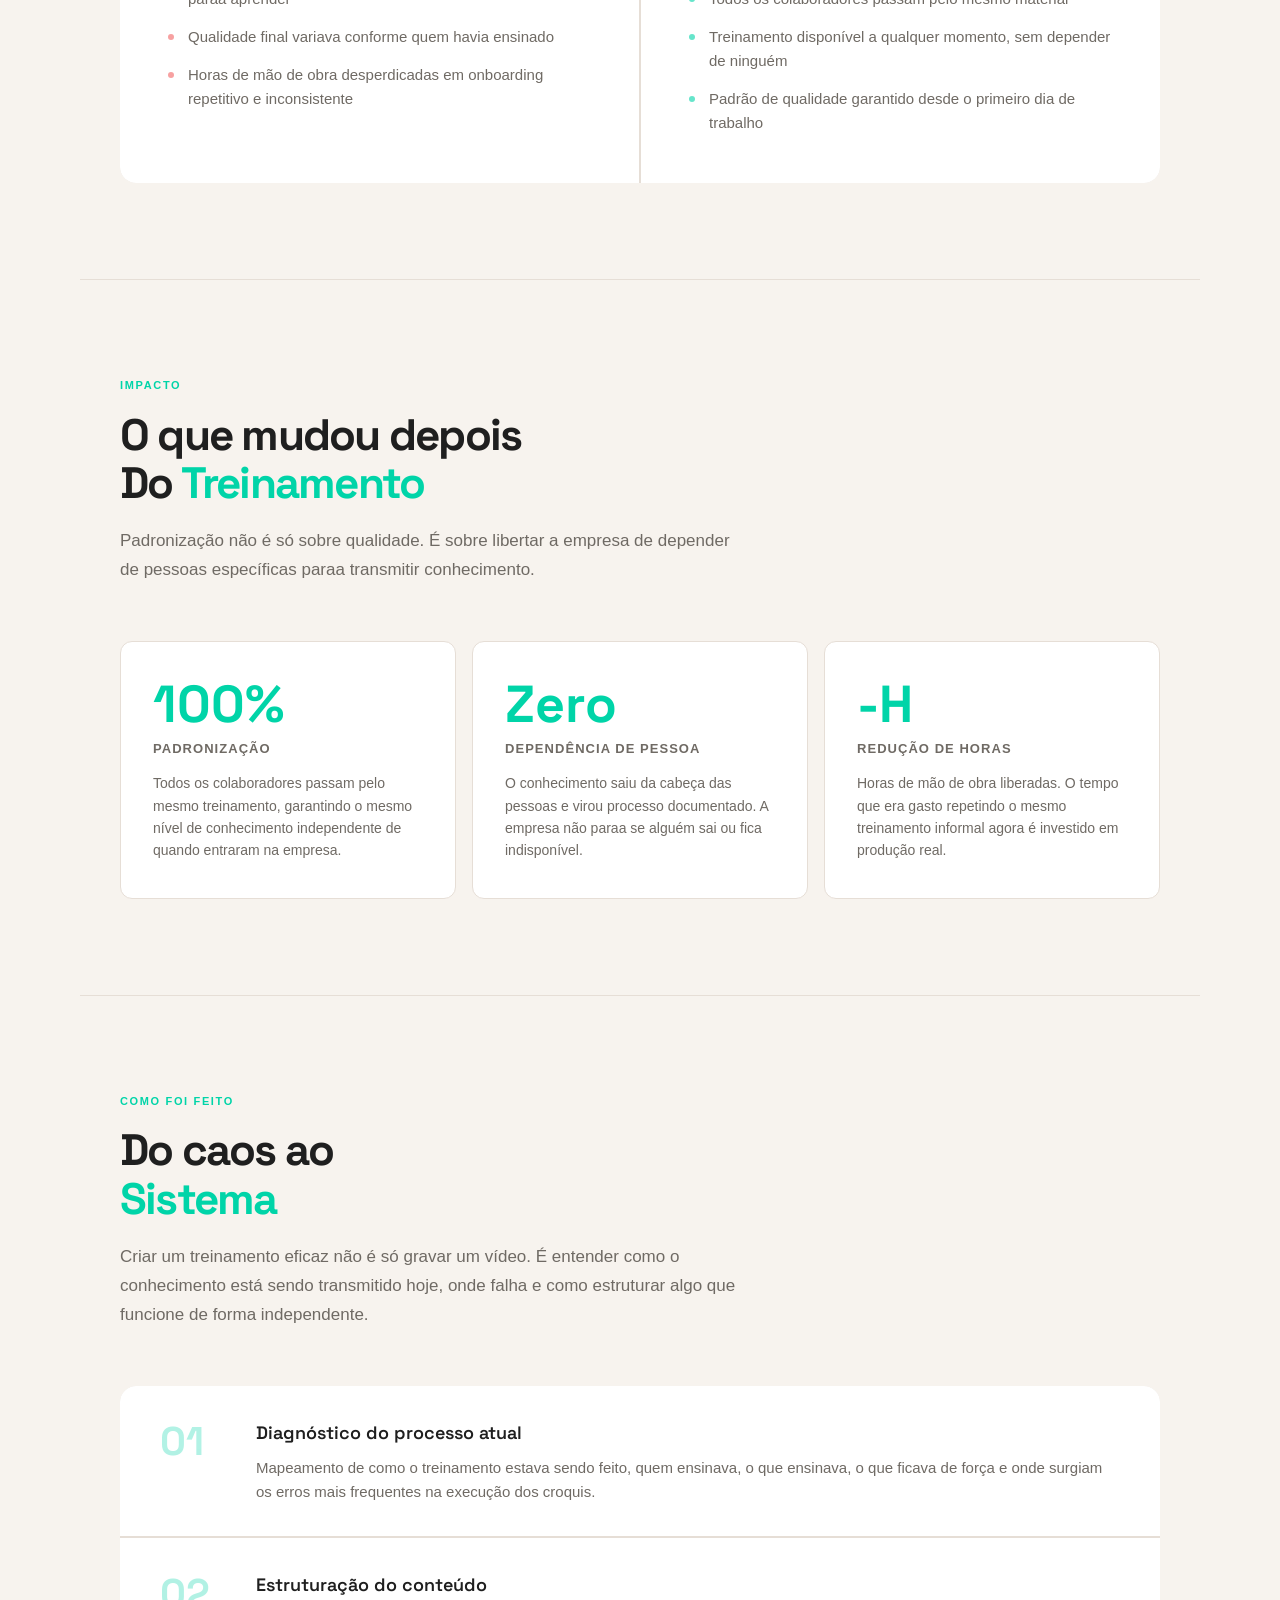
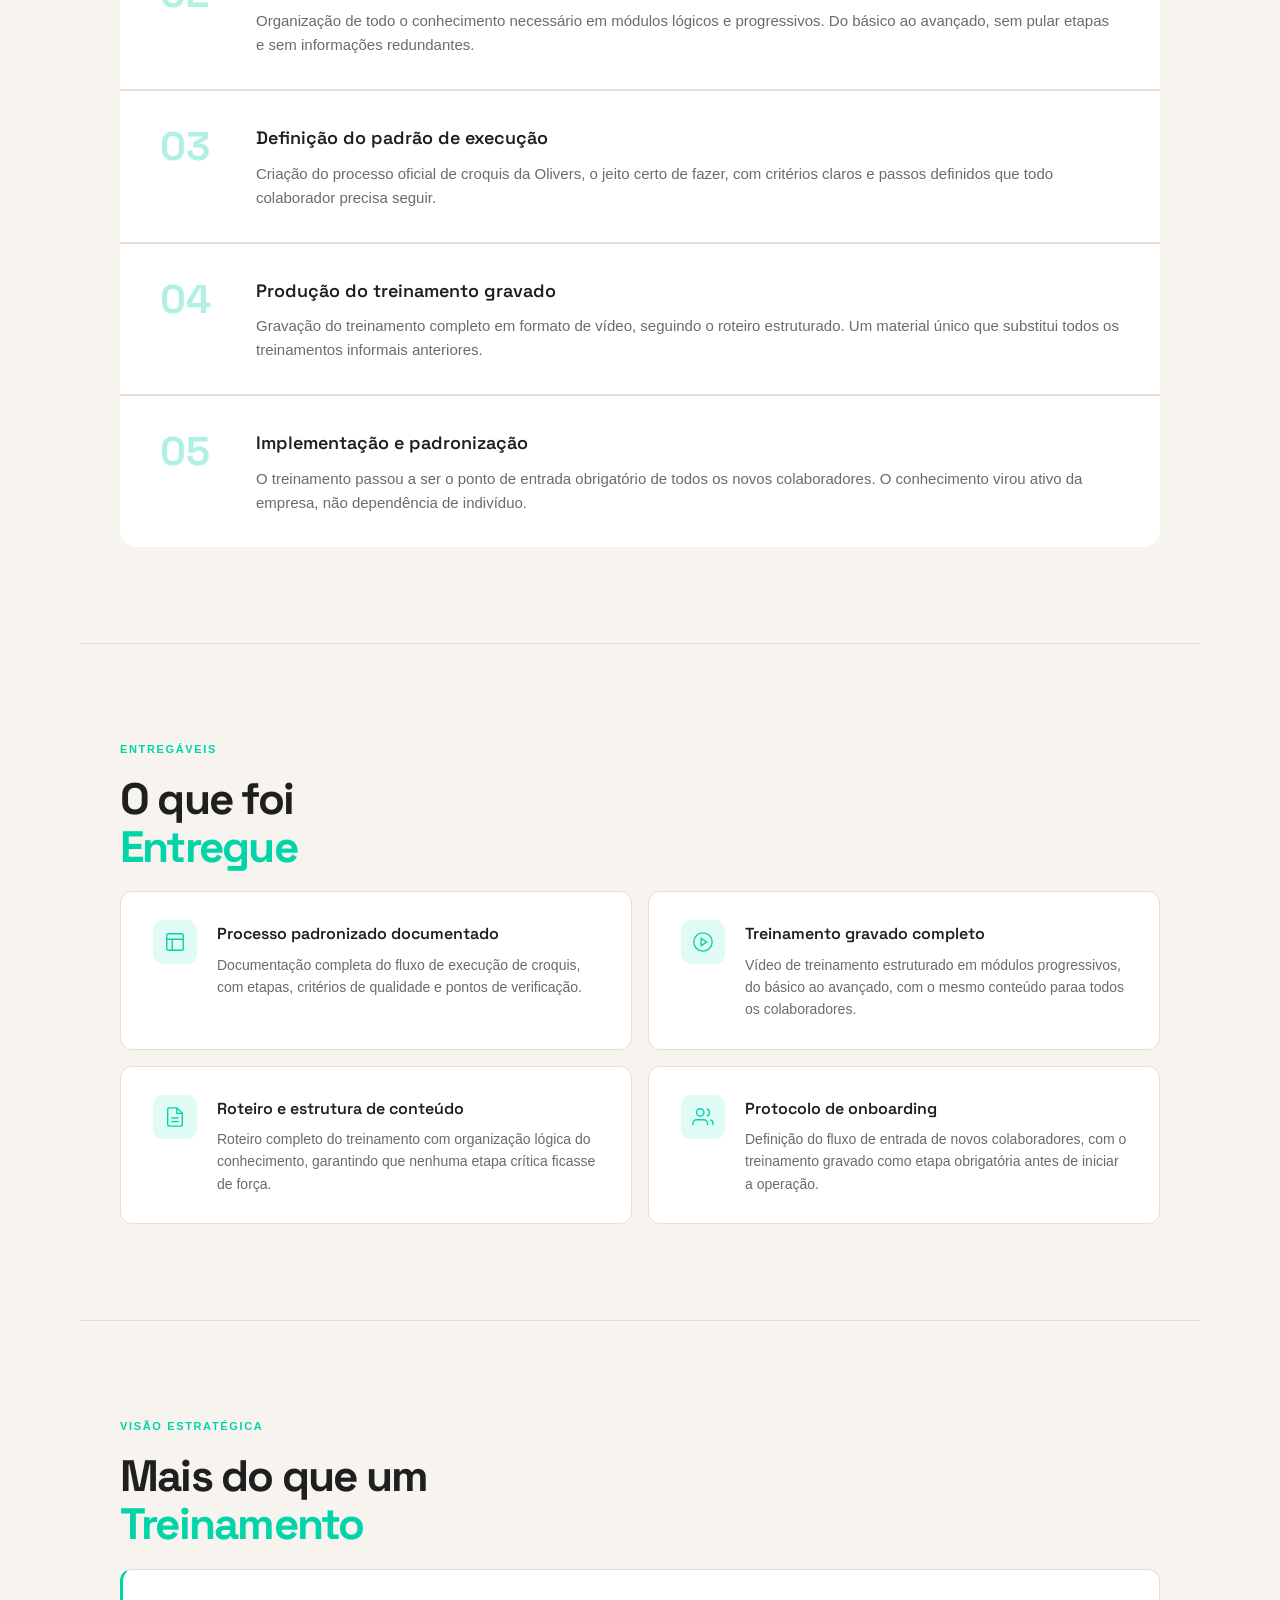
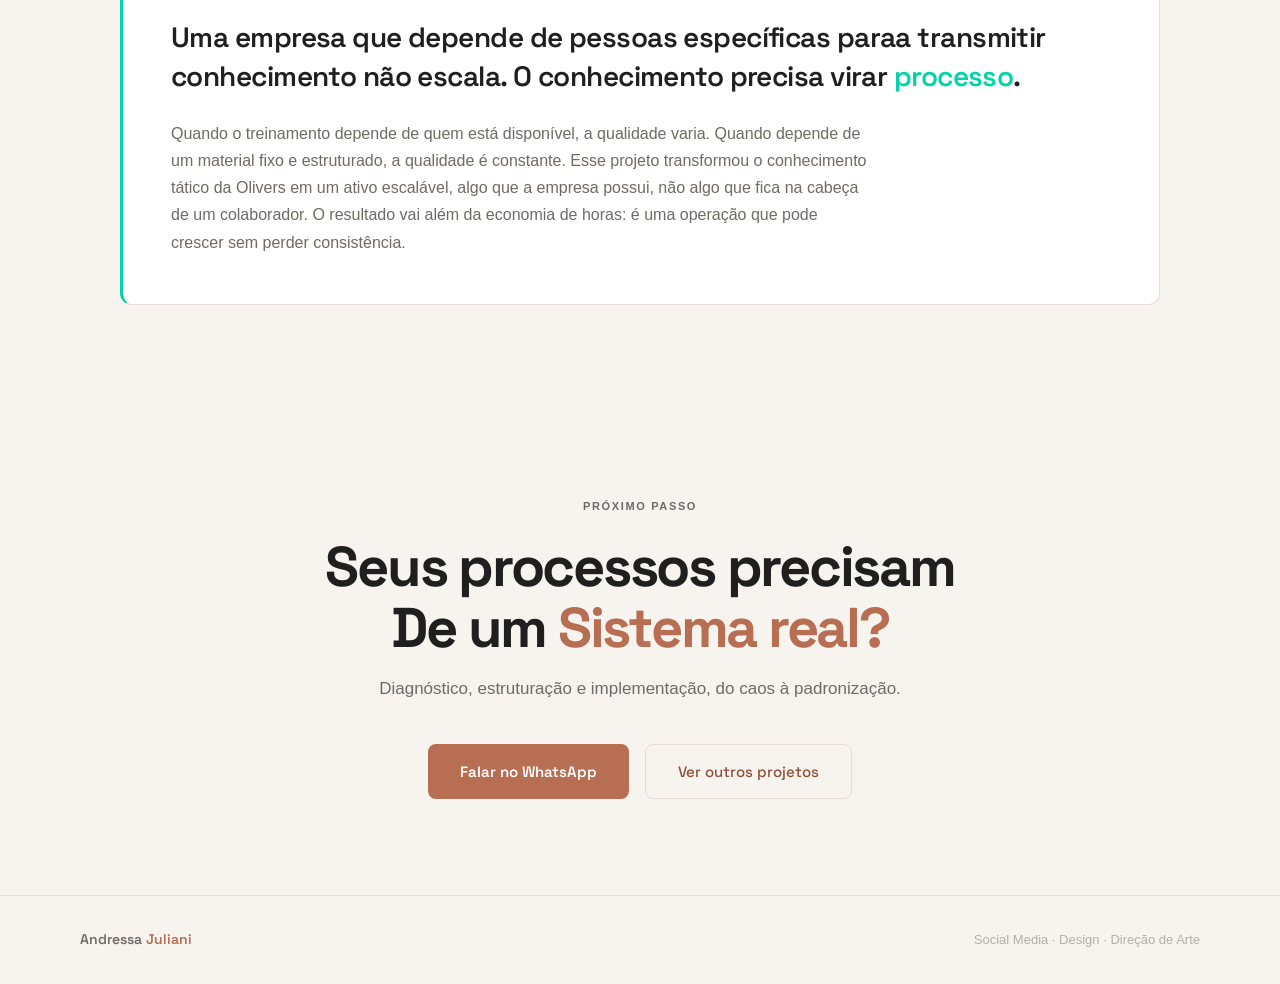
<file: andressa-case-olivers-treinamento.html>
<!DOCTYPE html>
<html lang="pt-BR">
<head>
  <meta charset="UTF-8" />
  <meta name="viewport" content="width=device-width, initial-scale=1.0" />
  <title>Treinamento de Croquis, Olivers Vistorias | Andressa Juliani</title>
  <link rel="preconnect" href="https://fonts.googleapis.com" />
  <link rel="preconnect" href="https://fonts.gstatic.com" crossorigin />
  <link href="https://fonts.googleapis.com/css2?family=Space+Grotesk:wght@300;400;500;600;700&family=Inter:wght@300;400;500&display=swap" rel="stylesheet" />
  <style>
    *, *::before, *::after { box-sizing: border-box; margin: 0; padding: 0; }

    :root {
      --bg: #080808;
      --surface: #111111;
      --surface2: #181818;
      --border: #222222;
      --accent: #F59E0B;
      --text: #F0F0F0;
      --text-muted: #888888;
      /* Olivers brand */
      --ol-purple: #3B2070;
      --ol-teal: #00D4A8;
      --ol-teal-dim: rgba(0, 212, 168, 0.12);
    }

    html { scroll-behavior: smooth; }

    body {
      background: var(--bg);
      color: var(--text);
      font-family: 'Inter', sans-serif;
      font-size: 16px;
      line-height: 1.7;
      overflow-x: hidden;
    }

    /* -- NAV -- */
    nav {
      position: fixed;
      top: 0; left: 0; right: 0;
      z-index: 100;
      padding: 20px 48px;
      display: flex;
      align-items: center;
      justify-content: space-between;
      transition: background 0.3s, border-color 0.3s;
      border-bottom: 1px solid transparaent;
    }
    nav.scrolled {
      background: rgba(8,8,8,0.92);
      backdrop-filter: blur(16px);
      border-color: var(--border);
    }
    .nav-back {
      font-family: 'Space Grotesk', sans-serif;
      font-size: 14px;
      font-weight: 500;
      color: var(--text-muted);
      text-decoration: none;
      display: flex;
      align-items: center;
      gap: 8px;
      transition: color 0.2s;
    }
    .nav-back:hover { color: var(--accent); }
    .nav-back svg { width: 16px; height: 16px; }
    .nav-logo {
      font-family: 'Space Grotesk', sans-serif;
      font-size: 15px;
      font-weight: 600;
      color: var(--text);
      letter-spacing: -0.02em;
    }
    .nav-logo span { color: var(--accent); }

    /* -- HERO -- */
    .hero {
      min-height: 100vh; display: flex; flex-direction: column;
      justify-content: flex-end; position: relative; overflow: hidden;
      padding-top: 120px;
    }
    .hero-cover {
      position: absolute;
      inset: 0;
      background: linear-gradient(135deg, #1a0d40 0%, #3B2070 50%, #1a3d35 100%);
    }
    .hero-cover img {
      width: 100%;
      height: 100%;
      object-fit: cover;
      opacity: 0.85;
    }
    .hero-overlay {
      position: absolute;
      inset: 0;
      background: linear-gradient(to bottom, rgba(8,8,8,0) 20%, rgba(8,8,8,0.75) 70%, #080808 100%);
    }
    .hero-content {
      position: relative;
      z-index: 2;
      padding: 0 80px 80px;
      max-width: 900px;
    }
    .hero-tag {
      font-family: 'Space Grotesk', sans-serif;
      font-size: 12px;
      font-weight: 600;
      letter-spacing: 0.15em;
      text-transform: uppercase;
      color: var(--ol-teal);
      margin-bottom: 20px;
    }
    .hero-title {
      font-family: 'Space Grotesk', sans-serif;
      font-size: clamp(40px, 6vw, 72px);
      font-weight: 700;
      line-height: 1.05;
      letter-spacing: -0.03em;
      color: #fff;
      margin-bottom: 24px;
    }
    .hero-title em { font-style: normal; color: var(--ol-teal); }
    .hero-sub {
      font-size: 18px;
      color: rgba(255,255,255,0.7);
      max-width: 580px;
      line-height: 1.6;
    }
    .hero-meta {
      display: flex;
      gap: 40px;
      margin-top: 48px;
      flex-wrap: wrap;
    }
    .meta-item { display: flex; flex-direction: column; gap: 4px; }
    .meta-label {
      font-size: 11px;
      font-weight: 600;
      letter-spacing: 0.1em;
      text-transform: uppercase;
      color: rgba(255,255,255,0.4);
    }
    .meta-value {
      font-family: 'Space Grotesk', sans-serif;
      font-size: 14px;
      font-weight: 500;
      color: rgba(255,255,255,0.85);
    }

    /* -- SECTIONS -- */
    section {
      padding: 96px 80px;
      max-width: 1200px;
      margin: 0 auto;
    }
    .section-label {
      font-size: 11px;
      font-weight: 600;
      letter-spacing: 0.15em;
      text-transform: uppercase;
      color: var(--ol-teal);
      margin-bottom: 16px;
    }
    .section-title {
      font-family: 'Space Grotesk', sans-serif;
      font-size: clamp(28px, 4vw, 44px);
      font-weight: 700;
      letter-spacing: -0.03em;
      line-height: 1.1;
      color: var(--text);
      margin-bottom: 20px;
    }
    .section-title em { font-style: normal; color: var(--ol-teal); }
    .section-lead {
      font-size: 17px;
      color: var(--text-muted);
      max-width: 620px;
      line-height: 1.7;
      margin-bottom: 56px;
    }

    /* -- DIVIDER -- */
    .divider {
      border: none;
      height: 1px;
      background: var(--border);
      margin: 0 80px;
    }

    /* -- PROBLEMA / SOLUCAO -- */
    .ps-grid {
      display: grid;
      grid-template-columns: 1fr 1fr;
      gap: 2px;
      border-radius: 16px;
      overflow: hidden;
      background: var(--border);
    }
    .ps-card {
      background: var(--surface);
      padding: 48px;
    }
    .ps-icon {
      width: 48px;
      height: 48px;
      border-radius: 12px;
      display: flex;
      align-items: center;
      justify-content: center;
      margin-bottom: 24px;
    }
    .ps-icon.problema { background: rgba(239,68,68,0.1); }
    .ps-icon.solucao { background: var(--ol-teal-dim); }
    .ps-icon svg { width: 24px; height: 24px; }
    .ps-title {
      font-family: 'Space Grotesk', sans-serif;
      font-size: 11px;
      font-weight: 700;
      letter-spacing: 0.12em;
      text-transform: uppercase;
      margin-bottom: 20px;
    }
    .ps-title.problema { color: #ef4444; }
    .ps-title.solucao { color: var(--ol-teal); }
    .ps-list {
      list-style: none;
      display: flex;
      flex-direction: column;
      gap: 14px;
    }
    .ps-list li {
      font-size: 15px;
      color: var(--text-muted);
      padding-left: 20px;
      position: relative;
      line-height: 1.6;
    }
    .ps-list.problema li::before {
      content: '';
      position: absolute;
      left: 0;
      top: 9px;
      width: 6px;
      height: 6px;
      border-radius: 50%;
      background: #ef4444;
      opacity: 0.5;
    }
    .ps-list.solucao li::before {
      content: '';
      position: absolute;
      left: 0;
      top: 9px;
      width: 6px;
      height: 6px;
      border-radius: 50%;
      background: var(--ol-teal);
      opacity: 0.6;
    }

    /* -- RESULTADOS -- */
    .resultados-grid {
      display: grid;
      grid-template-columns: repeat(3, 1fr);
      gap: 16px;
    }
    .resultado-card {
      background: var(--surface);
      border: 1px solid var(--border);
      border-radius: 12px;
      padding: 36px 32px;
      transition: border-color 0.3s, transform 0.3s;
    }
    .resultado-card:hover {
      border-color: rgba(0, 212, 168, 0.3);
      transform: translateY(-4px);
    }
    .resultado-num {
      font-family: 'Space Grotesk', sans-serif;
      font-size: 52px;
      font-weight: 700;
      color: var(--ol-teal);
      line-height: 1;
      margin-bottom: 8px;
    }
    .resultado-label {
      font-size: 13px;
      font-weight: 600;
      text-transform: uppercase;
      letter-spacing: 0.08em;
      color: var(--text-muted);
      margin-bottom: 12px;
    }
    .resultado-desc {
      font-size: 14px;
      color: var(--text-muted);
      line-height: 1.6;
    }

    /* -- PROCESSO -- */
    .processo-steps {
      display: flex;
      flex-direction: column;
      gap: 2px;
      border-radius: 16px;
      overflow: hidden;
      background: var(--border);
    }
    .step {
      background: var(--surface);
      padding: 32px 40px;
      display: grid;
      grid-template-columns: 72px 1fr;
      gap: 24px;
      align-items: start;
      transition: background 0.2s;
    }
    .step:hover { background: var(--surface2); }
    .step-num {
      font-family: 'Space Grotesk', sans-serif;
      font-size: 40px;
      font-weight: 700;
      color: var(--ol-teal);
      opacity: 0.3;
      line-height: 1;
      padding-top: 4px;
    }
    .step-content {}
    .step-title {
      font-family: 'Space Grotesk', sans-serif;
      font-size: 18px;
      font-weight: 600;
      color: var(--text);
      margin-bottom: 8px;
    }
    .step-desc {
      font-size: 15px;
      color: var(--text-muted);
      line-height: 1.6;
    }

    /* -- ENTREGAVEIS -- */
    .entregaveis-grid {
      display: grid;
      grid-template-columns: repeat(2, 1fr);
      gap: 16px;
    }
    .entregavel-card {
      background: var(--surface);
      border: 1px solid var(--border);
      border-radius: 12px;
      padding: 28px 32px;
      display: flex;
      gap: 20px;
      align-items: flex-start;
    }
    .entregavel-icon {
      width: 44px;
      height: 44px;
      border-radius: 10px;
      background: var(--ol-teal-dim);
      display: flex;
      align-items: center;
      justify-content: center;
      flex-shrink: 0;
    }
    .entregavel-icon svg { width: 22px; height: 22px; color: var(--ol-teal); }
    .entregavel-title {
      font-family: 'Space Grotesk', sans-serif;
      font-size: 16px;
      font-weight: 600;
      color: var(--text);
      margin-bottom: 6px;
    }
    .entregavel-desc {
      font-size: 14px;
      color: var(--text-muted);
      line-height: 1.6;
    }

    /* -- IMPACTO -- */
    .impacto-box {
      background: var(--surface);
      border: 1px solid var(--border);
      border-left: 3px solid var(--ol-teal);
      border-radius: 12px;
      padding: 48px;
    }
    .impacto-quote {
      font-family: 'Space Grotesk', sans-serif;
      font-size: clamp(20px, 3vw, 28px);
      font-weight: 600;
      color: var(--text);
      line-height: 1.4;
      letter-spacing: -0.02em;
      margin-bottom: 24px;
    }
    .impacto-quote em { font-style: normal; color: var(--ol-teal); }
    .impacto-desc {
      font-size: 16px;
      color: var(--text-muted);
      line-height: 1.7;
      max-width: 700px;
    }

    /* -- CTA -- */
    .cta-section {
      text-align: center;
      padding: 96px 80px;
      position: relative;
      overflow: hidden;
    }
    .cta-glow {
      position: absolute;
      top: 50%;
      left: 50%;
      transform: translate(-50%, -50%);
      width: 500px;
      height: 300px;
      background: radial-gradient(ellipse, rgba(0,212,168,0.08) 0%, transparaent 70%);
      pointer-events: none;
    }
    .cta-label {
      font-size: 11px;
      font-weight: 600;
      letter-spacing: 0.15em;
      text-transform: uppercase;
      color: var(--text-muted);
      margin-bottom: 20px;
    }
    .cta-title {
      font-family: 'Space Grotesk', sans-serif;
      font-size: clamp(32px, 5vw, 56px);
      font-weight: 700;
      letter-spacing: -0.03em;
      line-height: 1.1;
      color: var(--text);
      margin-bottom: 16px;
    }
    .cta-title em { font-style: normal; color: var(--accent); }
    .cta-sub {
      font-size: 17px;
      color: var(--text-muted);
      margin-bottom: 40px;
    }
    .btn-row {
      display: flex;
      gap: 16px;
      justify-content: center;
      flex-wrap: wrap;
    }
    .btn-primary {
      display: inline-flex;
      align-items: center;
      gap: 10px;
      background: var(--accent);
      color: #000;
      font-family: 'Space Grotesk', sans-serif;
      font-weight: 600;
      font-size: 15px;
      padding: 14px 32px;
      border-radius: 8px;
      text-decoration: none;
      transition: opacity 0.2s, transform 0.2s;
    }
    .btn-primary:hover { opacity: 0.9; transform: translateY(-2px); }
    .btn-secondary {
      display: inline-flex;
      align-items: center;
      gap: 10px;
      background: transparaent;
      color: var(--text);
      font-family: 'Space Grotesk', sans-serif;
      font-weight: 500;
      font-size: 15px;
      padding: 14px 32px;
      border-radius: 8px;
      border: 1px solid var(--border);
      text-decoration: none;
      transition: border-color 0.2s, transform 0.2s;
    }
    .btn-secondary:hover { border-color: var(--text-muted); transform: translateY(-2px); }

    /* -- FOOTER -- */
    footer {
      border-top: 1px solid var(--border);
      padding: 32px 80px;
      display: flex;
      align-items: center;
      justify-content: space-between;
    }
    .footer-brand {
      font-family: 'Space Grotesk', sans-serif;
      font-size: 14px;
      font-weight: 600;
      color: var(--text-muted);
    }
    .footer-brand span { color: var(--accent); }
    .footer-copy {
      font-size: 13px;
      color: var(--text-muted);
      opacity: 0.5;
    }

    /* -- FADE UP -- */
    .fade-up {
      opacity: 0;
      transform: translateY(32px);
      transition: opacity 0.7s ease, transform 0.7s ease;
    }
    .fade-up.visible { opacity: 1; transform: none; }
    .d1 { transition-delay: 0.1s; }
    .d2 { transition-delay: 0.2s; }
    .d3 { transition-delay: 0.3s; }
    .d4 { transition-delay: 0.4s; }

    /* -- RESPONSIVE -- */
    @media (max-width: 960px) {
      nav { padding: 20px 24px; }
      .hero-content { padding: 0 24px 64px; }
      section { padding: 64px 24px; }
      .divider { margin: 0 24px; }
      .ps-grid { grid-template-columns: 1fr; }
      .resultados-grid { grid-template-columns: 1fr; }
      .step { grid-template-columns: 48px 1fr; }
      .entregaveis-grid { grid-template-columns: 1fr; }
      .cta-section { padding: 64px 24px; }
      footer { padding: 24px; flex-direction: column; gap: 8px; text-align: center; }
    }
    /* Hero readability fix */
    .hero-overlay {
      background:
        linear-gradient(90deg, rgba(0,0,0,0.86) 0%, rgba(0,0,0,0.58) 45%, rgba(0,0,0,0.20) 100%),
        linear-gradient(to bottom, rgba(0,0,0,0.28) 0%, rgba(0,0,0,0.78) 72%, var(--bg) 100%) !important;
    }
    .hero-content { text-shadow: 0 2px 24px rgba(0,0,0,0.38); }
    .hero-title, .hero-title * { color: #fff !important; }
    .hero-title em { color: var(--accent) !important; }
    .hero-sub { color: rgba(255,255,255,0.84) !important; }
    .hero-tag { filter: none !important; }
    .hero-meta .meta-value { color: rgba(255,255,255,0.92) !important; }

  </style>
  <link rel="stylesheet" href="andressa-case-theme.css" />
</head>
<body>

  <!-- NAV -->
  <nav id="nav">
    <a href="./#cases" class="nav-back">
      <svg viewBox="0 0 16 16" fill="none" stroke="currentColor" stroke-width="1.5">
        <path d="M10 12L6 8l4-4"/>
      </svg>
      Voltar ao portf&oacute;lio
    </a>
    <div class="nav-logo">Andressa <span>Juliani</span></div>
  </nav>

  <!-- HERO -->
  <div class="hero case-hero-treinamento">
    <div class="hero-cover"></div>
    <div class="hero-overlay"></div>
    <div class="hero-content">
      <div class="hero-tag">Processo &middot; Treinamento &middot; Gestão Operacional</div>
      <h1 class="hero-title">Treinamento de<br><em>Croquis</em> Olivers</h1>
      <p class="hero-sub">De processos caóticos e inconsistentes para um sistema de treinamento padronizado. Cada colaborador, o mesmo n&iacute;vel de conhecimento.</p>
      <div class="hero-meta">
        <div class="meta-item">
          <div class="meta-label">Cliente</div>
          <div class="meta-value">Olivers Vistorias</div>
        </div>
        <div class="meta-item">
          <div class="meta-label">Escopo</div>
          <div class="meta-value">Processo + Treinamento Gravado</div>
        </div>
        <div class="meta-item">
          <div class="meta-label">Produ&ccedil;&atilde;o</div>
          <div class="meta-value">Assessoria Organic</div>
        </div>
        <div class="meta-item">
          <div class="meta-label">Ano</div>
          <div class="meta-value">2025</div>
        </div>
      </div>
    </div>
  </div>

  <!-- PROBLEMA E SOLUCAO -->
  <section>
    <p class="section-label fade-up">Diagn&oacute;stico</p>
    <h2 class="section-title fade-up d1">O problema que<br>Ningu&eacute;m estava <em>Resolvendo</em></h2>
    <p class="section-lead fade-up d2">A Olivers Vistorias cresceu, mas o processo de treinamento n&atilde;o acompanhou o crescimento. Cada pessoa ensinava do seu jeito, criando inconsist&ecirc;ncia na opera&ccedil;&atilde;o e depend&ecirc;ncia de quem sabia mais.</p>

    <div class="ps-grid fade-up d2">
      <div class="ps-card">
        <div class="ps-icon problema">
          <svg viewBox="0 0 24 24" fill="none" stroke="#ef4444" stroke-width="1.5">
            <circle cx="12" cy="12" r="10"/>
            <line x1="12" y1="8" x2="12" y2="12"/>
            <line x1="12" y1="16" x2="12.01" y2="16"/>
          </svg>
        </div>
        <div class="ps-title problema">O problema</div>
        <ul class="ps-list problema">
          <li>Processos de treinamento completamente desorganizados</li>
          <li>Cada colaborador ensinava de um jeito diferente</li>
          <li>Sem padr&atilde;o definido paraa execu&ccedil;&atilde;o de croquis</li>
          <li>Novos colaboradores dependiam de algu&eacute;m dispon&iacute;vel paraa aprender</li>
          <li>Qualidade final variava conforme quem havia ensinado</li>
          <li>Horas de m&atilde;o de obra desperdicadas em onboarding repetitivo e inconsistente</li>
        </ul>
      </div>
      <div class="ps-card">
        <div class="ps-icon solucao">
          <svg viewBox="0 0 24 24" fill="none" stroke="#00D4A8" stroke-width="1.5">
            <polyline points="20 6 9 17 4 12"/>
          </svg>
        </div>
        <div class="ps-title solucao">A solu&ccedil;&atilde;o</div>
        <ul class="ps-list solucao">
          <li>Diagn&oacute;stico completo dos pontos de falha no processo atual</li>
          <li>Cria&ccedil;&atilde;o de processo padronizado de ponta a ponta</li>
          <li>Produ&ccedil;&atilde;o de treinamento gravado, mesmo conte&uacute;do paraa todos</li>
          <li>Todos os colaboradores passam pelo mesmo material</li>
          <li>Treinamento dispon&iacute;vel a qualquer momento, sem depender de ningu&eacute;m</li>
          <li>Padr&atilde;o de qualidade garantido desde o primeiro dia de trabalho</li>
        </ul>
      </div>
    </div>
  </section>

  <hr class="divider" />

  <!-- RESULTADOS -->
  <section>
    <p class="section-label fade-up">Impacto</p>
    <h2 class="section-title fade-up d1">O que mudou depois<br>Do <em>Treinamento</em></h2>
    <p class="section-lead fade-up d2">Padroniza&ccedil;&atilde;o n&atilde;o &eacute; s&oacute; sobre qualidade. &Eacute; sobre libertar a empresa de depender de pessoas espec&iacute;ficas paraa transmitir conhecimento.</p>

    <div class="resultados-grid">
      <div class="resultado-card fade-up d1">
        <div class="resultado-num">100%</div>
        <div class="resultado-label">Padroniza&ccedil;&atilde;o</div>
        <div class="resultado-desc">Todos os colaboradores passam pelo mesmo treinamento, garantindo o mesmo n&iacute;vel de conhecimento independente de quando entraram na empresa.</div>
      </div>
      <div class="resultado-card fade-up d2">
        <div class="resultado-num">Zero</div>
        <div class="resultado-label">Depend&ecirc;ncia de Pessoa</div>
        <div class="resultado-desc">O conhecimento saiu da cabe&ccedil;a das pessoas e virou processo documentado. A empresa n&atilde;o paraa se algu&eacute;m sai ou fica indispon&iacute;vel.</div>
      </div>
      <div class="resultado-card fade-up d3">
        <div class="resultado-num">-H</div>
        <div class="resultado-label">Redu&ccedil;&atilde;o de Horas</div>
        <div class="resultado-desc">Horas de m&atilde;o de obra liberadas. O tempo que era gasto repetindo o mesmo treinamento informal agora &eacute; investido em produ&ccedil;&atilde;o real.</div>
      </div>
    </div>
  </section>

  <hr class="divider" />

  <!-- PROCESSO DE CRIACAO -->
  <section>
    <p class="section-label fade-up">Como foi feito</p>
    <h2 class="section-title fade-up d1">Do caos ao<br><em>Sistema</em></h2>
    <p class="section-lead fade-up d2">Criar um treinamento eficaz n&atilde;o &eacute; s&oacute; gravar um v&iacute;deo. &Eacute; entender como o conhecimento est&aacute; sendo transmitido hoje, onde falha e como estruturar algo que funcione de forma independente.</p>

    <div class="processo-steps fade-up d2">
      <div class="step">
        <div class="step-num">01</div>
        <div class="step-content">
          <div class="step-title">Diagn&oacute;stico do processo atual</div>
          <div class="step-desc">Mapeamento de como o treinamento estava sendo feito, quem ensinava, o que ensinava, o que ficava de força e onde surgiam os erros mais frequentes na execu&ccedil;&atilde;o dos croquis.</div>
        </div>
      </div>
      <div class="step">
        <div class="step-num">02</div>
        <div class="step-content">
          <div class="step-title">Estrutura&ccedil;&atilde;o do conte&uacute;do</div>
          <div class="step-desc">Organiza&ccedil;&atilde;o de todo o conhecimento necess&aacute;rio em m&oacute;dulos l&oacute;gicos e progressivos. Do b&aacute;sico ao avan&ccedil;ado, sem pular etapas e sem informa&ccedil;&otilde;es redundantes.</div>
        </div>
      </div>
      <div class="step">
        <div class="step-num">03</div>
        <div class="step-content">
          <div class="step-title">Defini&ccedil;&atilde;o do padr&atilde;o de execu&ccedil;&atilde;o</div>
          <div class="step-desc">Cria&ccedil;&atilde;o do processo oficial de croquis da Olivers, o jeito certo de fazer, com crit&eacute;rios claros e passos definidos que todo colaborador precisa seguir.</div>
        </div>
      </div>
      <div class="step">
        <div class="step-num">04</div>
        <div class="step-content">
          <div class="step-title">Produ&ccedil;&atilde;o do treinamento gravado</div>
          <div class="step-desc">Grava&ccedil;&atilde;o do treinamento completo em formato de v&iacute;deo, seguindo o roteiro estruturado. Um material &uacute;nico que substitui todos os treinamentos informais anteriores.</div>
        </div>
      </div>
      <div class="step">
        <div class="step-num">05</div>
        <div class="step-content">
          <div class="step-title">Implementa&ccedil;&atilde;o e padroniza&ccedil;&atilde;o</div>
          <div class="step-desc">O treinamento passou a ser o ponto de entrada obrigat&oacute;rio de todos os novos colaboradores. O conhecimento virou ativo da empresa, n&atilde;o depend&ecirc;ncia de indiv&iacute;duo.</div>
        </div>
      </div>
    </div>
  </section>

  <hr class="divider" />

  <!-- ENTREGAVEIS -->
  <section>
    <p class="section-label fade-up">Entreg&aacute;veis</p>
    <h2 class="section-title fade-up d1">O que foi<br><em>Entregue</em></h2>

    <div class="entregaveis-grid">
      <div class="entregavel-card fade-up d1">
        <div class="entregavel-icon">
          <svg viewBox="0 0 24 24" fill="none" stroke="currentColor" stroke-width="1.5">
            <rect x="3" y="3" width="18" height="18" rx="2"/>
            <path d="M3 9h18M9 21V9"/>
          </svg>
        </div>
        <div>
          <div class="entregavel-title">Processo padronizado documentado</div>
          <div class="entregavel-desc">Documenta&ccedil;&atilde;o completa do fluxo de execu&ccedil;&atilde;o de croquis, com etapas, crit&eacute;rios de qualidade e pontos de verifica&ccedil;&atilde;o.</div>
        </div>
      </div>
      <div class="entregavel-card fade-up d2">
        <div class="entregavel-icon">
          <svg viewBox="0 0 24 24" fill="none" stroke="currentColor" stroke-width="1.5">
            <circle cx="12" cy="12" r="10"/>
            <polygon points="10 8 16 12 10 16 10 8"/>
          </svg>
        </div>
        <div>
          <div class="entregavel-title">Treinamento gravado completo</div>
          <div class="entregavel-desc">V&iacute;deo de treinamento estruturado em m&oacute;dulos progressivos, do b&aacute;sico ao avan&ccedil;ado, com o mesmo conte&uacute;do paraa todos os colaboradores.</div>
        </div>
      </div>
      <div class="entregavel-card fade-up d3">
        <div class="entregavel-icon">
          <svg viewBox="0 0 24 24" fill="none" stroke="currentColor" stroke-width="1.5">
            <path d="M14 2H6a2 2 0 0 0-2 2v16a2 2 0 0 0 2 2h12a2 2 0 0 0 2-2V8z"/>
            <polyline points="14 2 14 8 20 8"/>
            <line x1="16" y1="13" x2="8" y2="13"/>
            <line x1="16" y1="17" x2="8" y2="17"/>
          </svg>
        </div>
        <div>
          <div class="entregavel-title">Roteiro e estrutura de conte&uacute;do</div>
          <div class="entregavel-desc">Roteiro completo do treinamento com organiza&ccedil;&atilde;o l&oacute;gica do conhecimento, garantindo que nenhuma etapa cr&iacute;tica ficasse de força.</div>
        </div>
      </div>
      <div class="entregavel-card fade-up d4">
        <div class="entregavel-icon">
          <svg viewBox="0 0 24 24" fill="none" stroke="currentColor" stroke-width="1.5">
            <path d="M17 21v-2a4 4 0 0 0-4-4H5a4 4 0 0 0-4 4v2"/>
            <circle cx="9" cy="7" r="4"/>
            <path d="M23 21v-2a4 4 0 0 0-3-3.87"/>
            <path d="M16 3.13a4 4 0 0 1 0 7.75"/>
          </svg>
        </div>
        <div>
          <div class="entregavel-title">Protocolo de onboarding</div>
          <div class="entregavel-desc">Defini&ccedil;&atilde;o do fluxo de entrada de novos colaboradores, com o treinamento gravado como etapa obrigat&oacute;ria antes de iniciar a opera&ccedil;&atilde;o.</div>
        </div>
      </div>
    </div>
  </section>

  <hr class="divider" />

  <!-- IMPACTO ESTRATEGICO -->
  <section>
    <p class="section-label fade-up">Vis&atilde;o estrat&eacute;gica</p>
    <h2 class="section-title fade-up d1">Mais do que um<br><em>Treinamento</em></h2>

    <div class="impacto-box fade-up d2">
      <div class="impacto-quote">
        Uma empresa que depende de pessoas espec&iacute;ficas paraa transmitir conhecimento n&atilde;o escala. O conhecimento precisa virar <em>processo</em>.
      </div>
      <div class="impacto-desc">
        Quando o treinamento depende de quem est&aacute; dispon&iacute;vel, a qualidade varia. Quando depende de um material fixo e estruturado, a qualidade &eacute; constante. Esse projeto transformou o conhecimento t&aacute;tico da Olivers em um ativo escal&aacute;vel, algo que a empresa possui, n&atilde;o algo que fica na cabe&ccedil;a de um colaborador. O resultado vai al&eacute;m da economia de horas: &eacute; uma opera&ccedil;&atilde;o que pode crescer sem perder consist&ecirc;ncia.
      </div>
    </div>
  </section>

  <!-- CTA -->
  <div class="cta-section">
    <div class="cta-glow"></div>
    <p class="cta-label fade-up">Pr&oacute;ximo passo</p>
    <h2 class="cta-title fade-up d1">Seus processos precisam<br>De um <em>Sistema real?</em></h2>
    <p class="cta-sub fade-up d2">Diagn&oacute;stico, estrutura&ccedil;&atilde;o e implementa&ccedil;&atilde;o, do caos &agrave; padroniza&ccedil;&atilde;o.</p>
    <div class="btn-row fade-up d3">
      <a href="https://wa.me/5551993909150" target="_blank" class="btn-primary">Falar no WhatsApp</a>
      <a href="./#cases" class="btn-secondary">Ver outros projetos</a>
    </div>
  </div>

  <!-- FOOTER -->
  <footer>
    <div class="footer-brand">Andressa <span>Juliani</span></div>
    <div class="footer-copy">Social Media &middot; Design &middot; Dire&ccedil;&atilde;o de Arte</div>
  </footer>

  <script>
    const nav = document.getElementById('nav');
    window.addEventListener('scroll', () => {
      nav.classList.toggle('scrolled', window.scrollY > 40);
    });

    const obs = new IntersectionObserver((entries) => {
      entries.forEach(e => { if (e.isIntersecting) { e.target.classList.add('visible'); obs.unobserve(e.target); } });
    }, { threshold: 0.1 });
    document.querySelectorAll('.fade-up').forEach(el => obs.observe(el));
  </script>
</body>
</html>
</file>
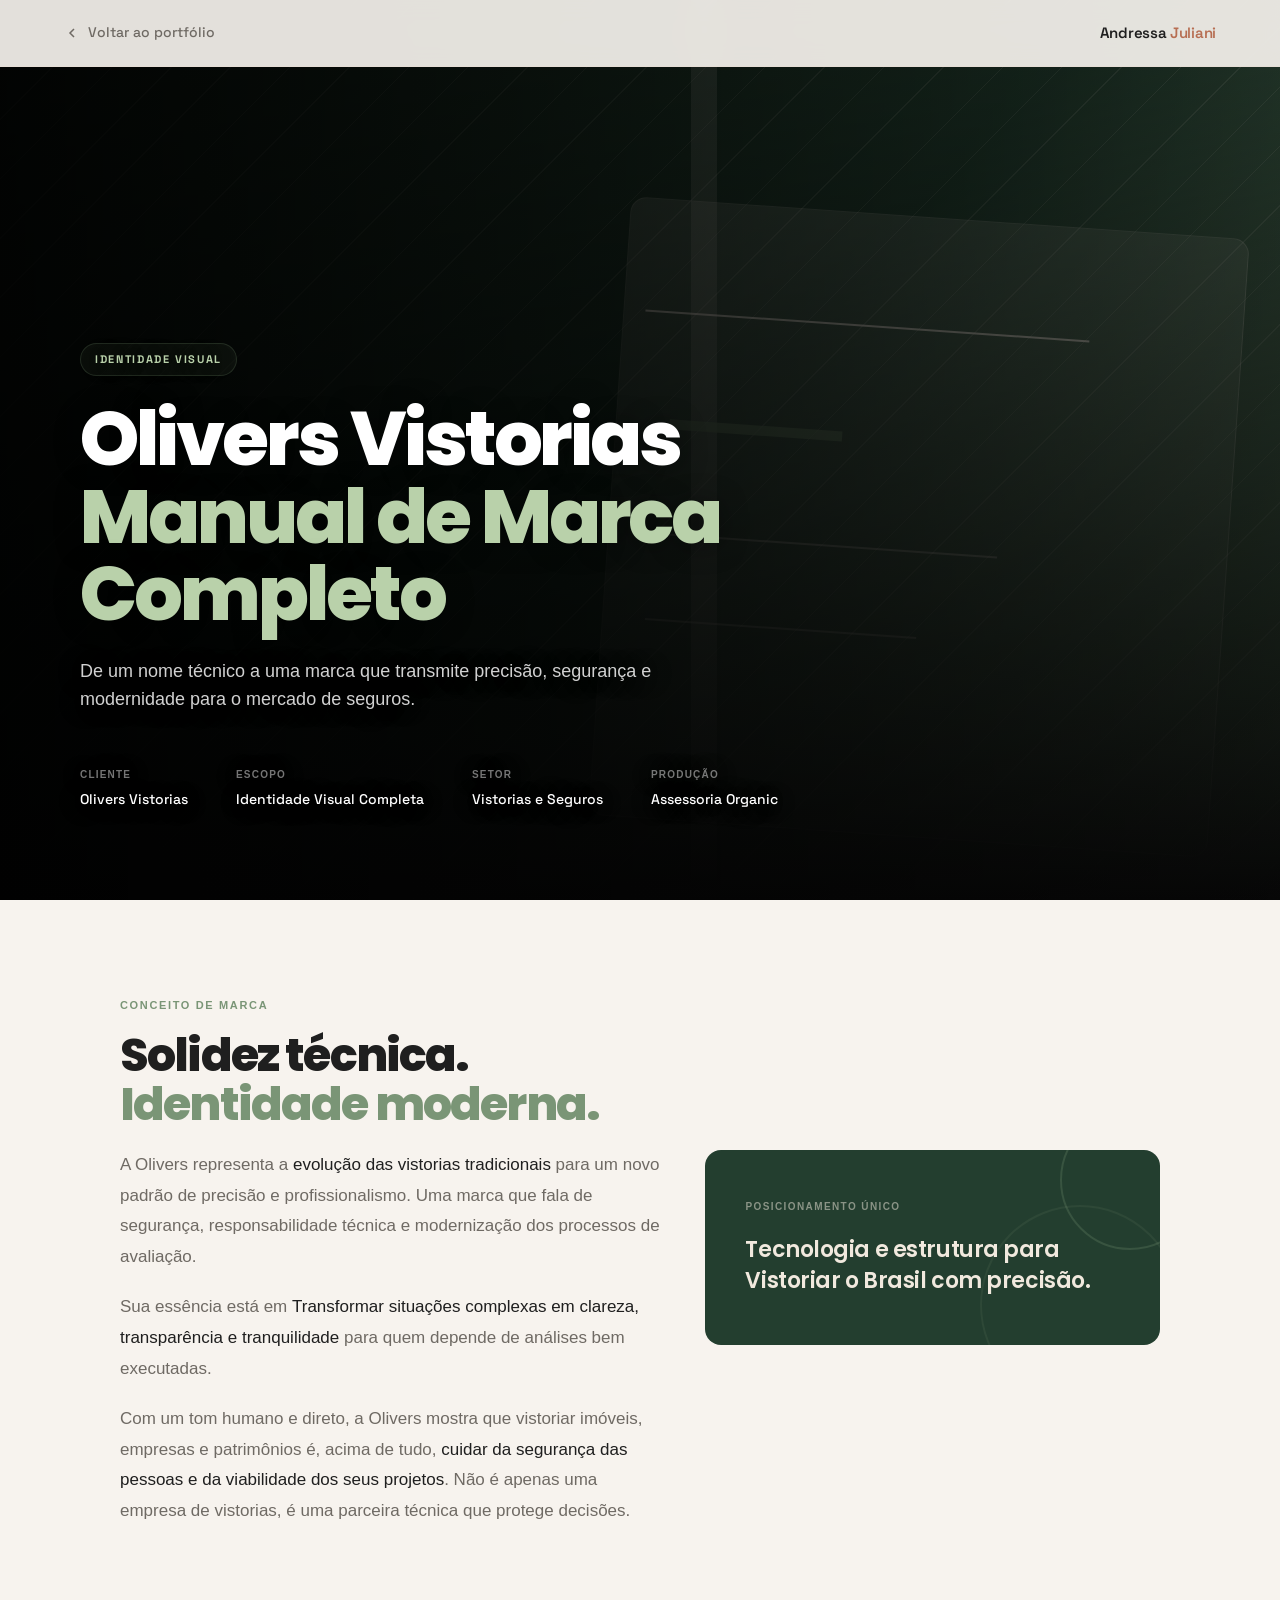
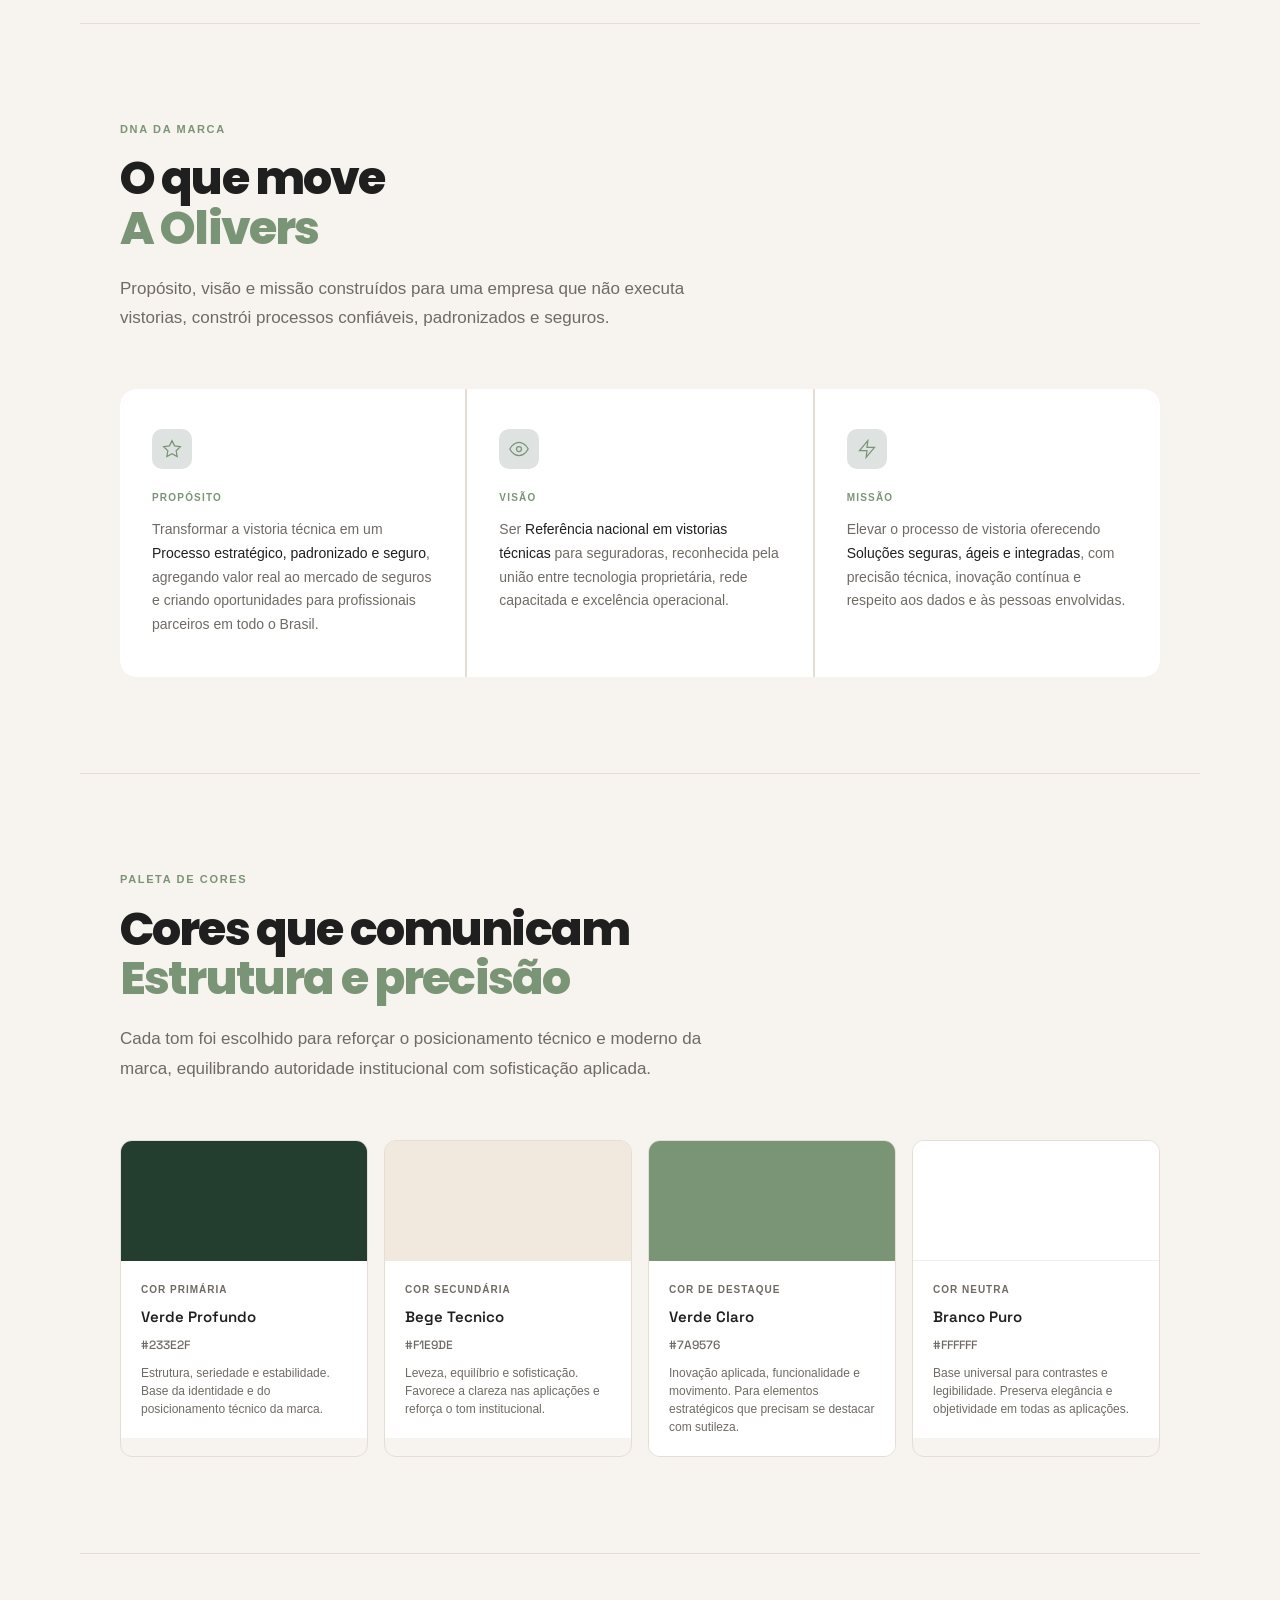
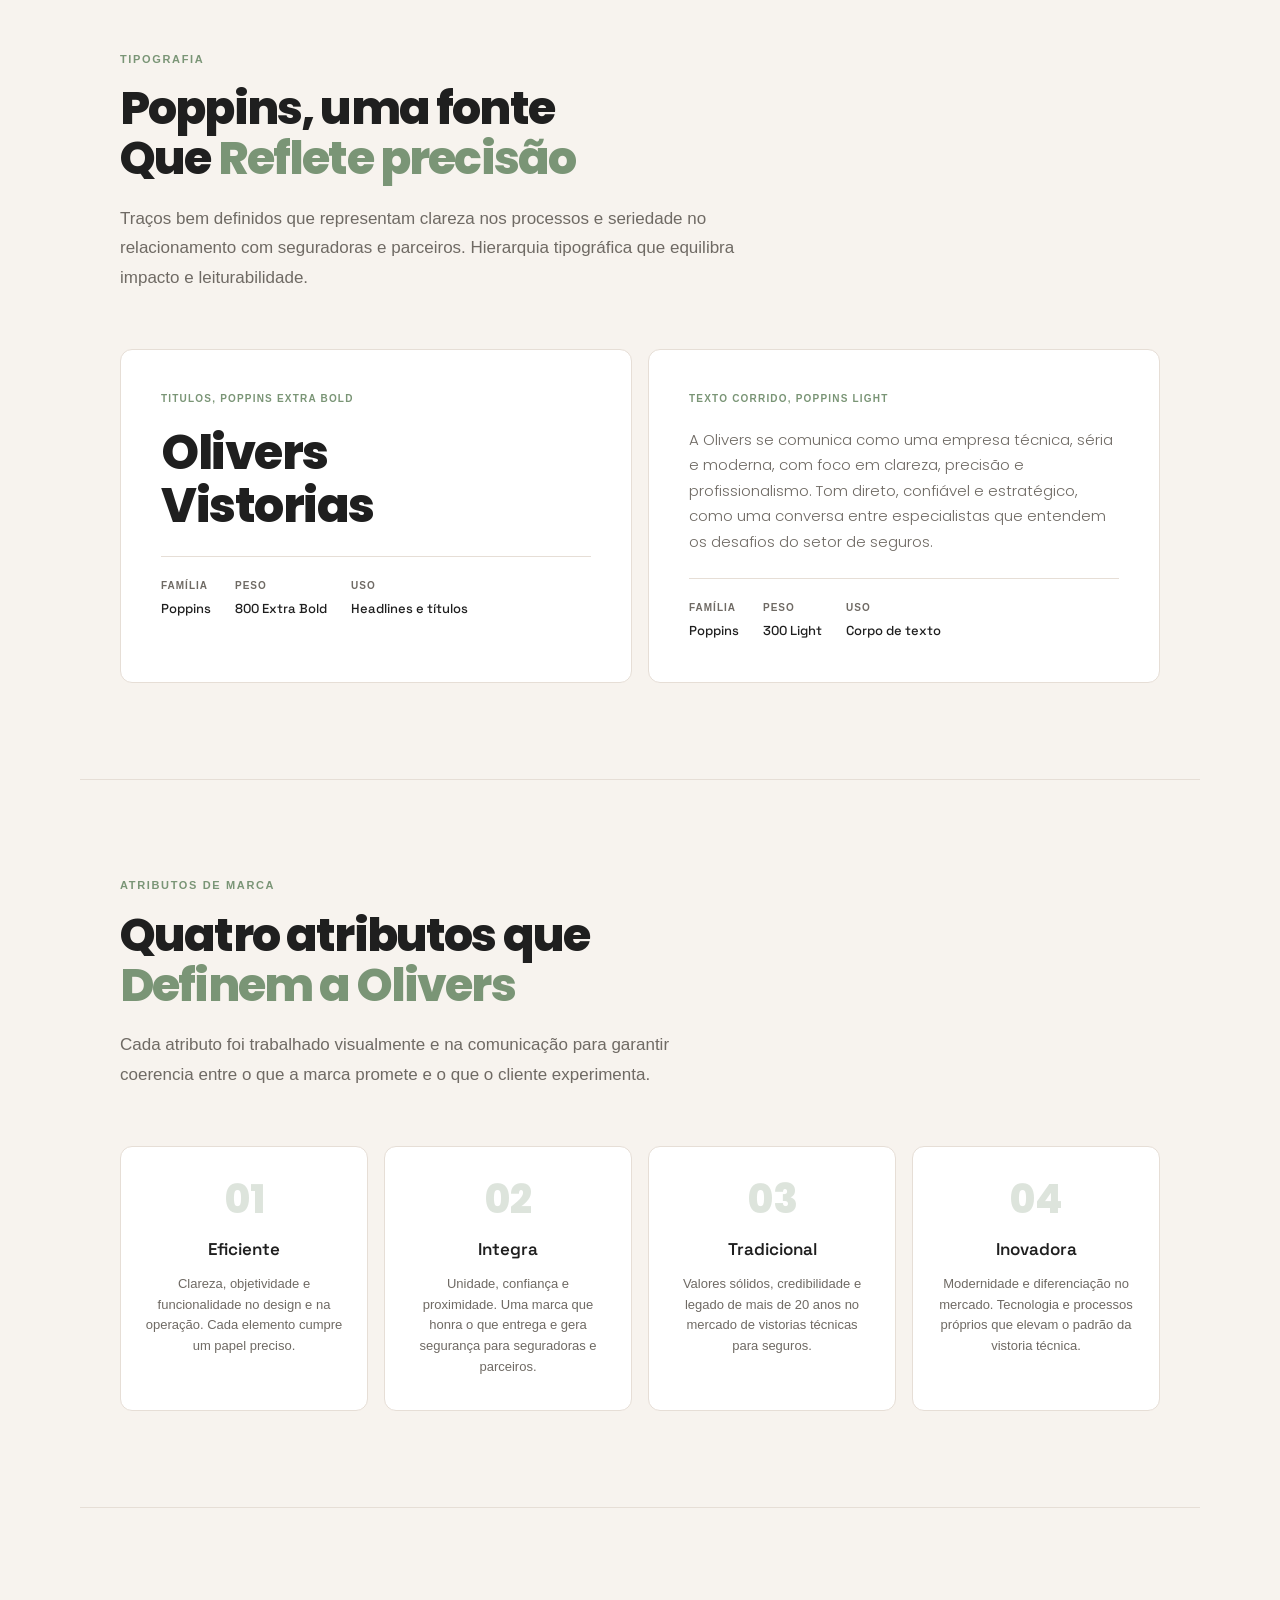
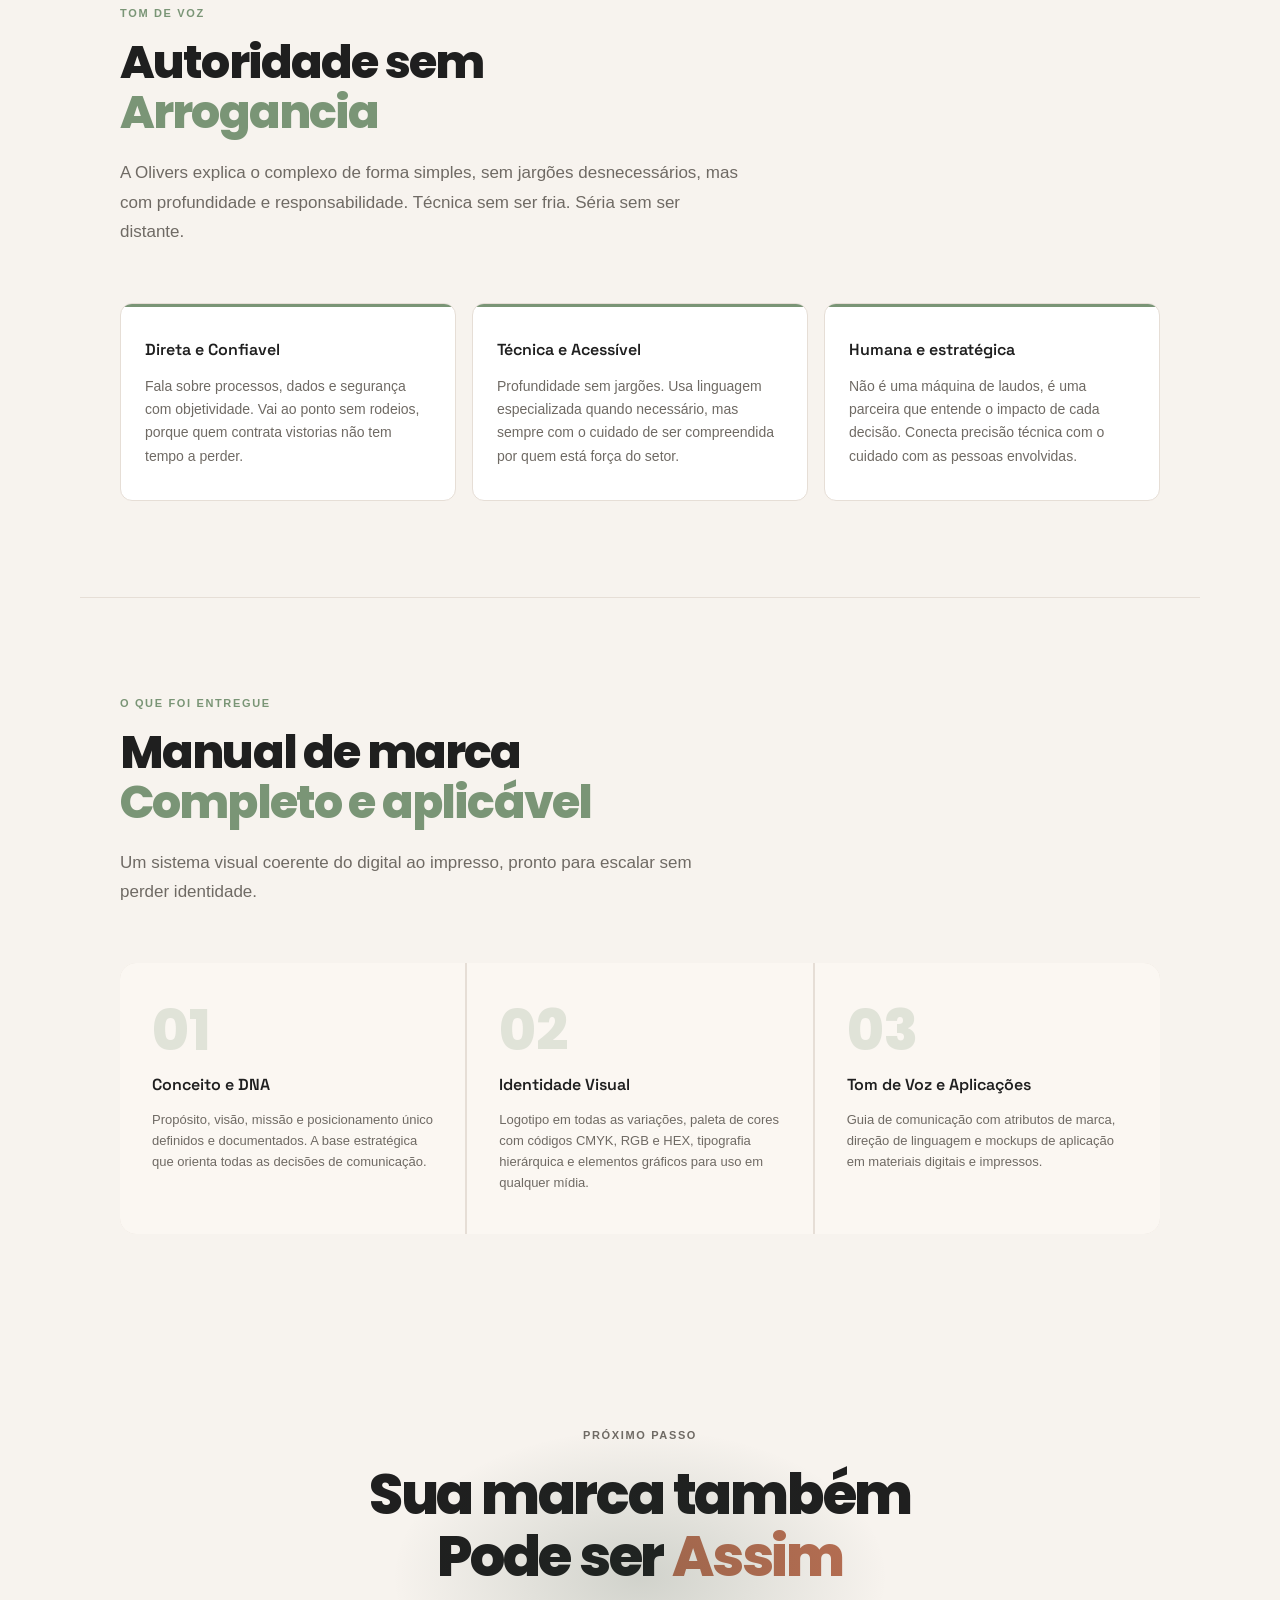
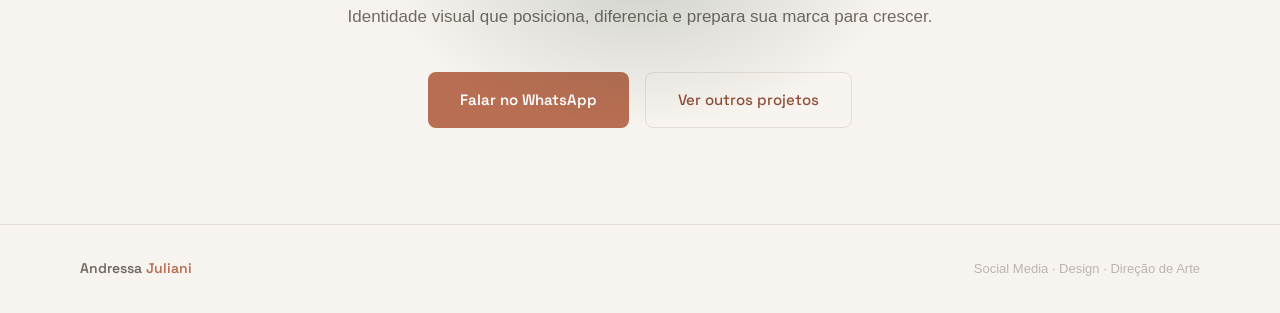
<file: andressa-case-olivers.html>
<!DOCTYPE html>
<html lang="pt-BR">
<head>
  <meta charset="UTF-8" />
  <meta name="viewport" content="width=device-width, initial-scale=1.0" />
  <title>Olivers Vistorias, Identidade Visual | Andressa Juliani</title>
  <link rel="preconnect" href="https://fonts.googleapis.com" />
  <link rel="preconnect" href="https://fonts.gstatic.com" crossorigin />
  <link href="https://fonts.googleapis.com/css2?family=Space+Grotesk:wght@300;400;500;600;700&family=Inter:wght@300;400;500&family=Poppins:wght@300;400;600;800&display=swap" rel="stylesheet" />
  <style>
    *, *::before, *::after { box-sizing: border-box; margin: 0; padding: 0; }

    :root {
      --bg: #080808;
      --surface: #111111;
      --surface2: #161616;
      --border: #1e1e1e;
      --accent: #F59E0B;
      --text: #F0F0F0;
      --text-muted: #888888;
      /* Olivers brand */
      --ol-green: #233e2f;
      --ol-green-mid: #7A9576;
      --ol-beige: #F1E9DE;
      --ol-green-dim: rgba(35, 62, 47, 0.15);
      --ol-green-glow: rgba(122, 149, 118, 0.08);
    }

    html { scroll-behavior: smooth; }

    body {
      background: var(--bg);
      color: var(--text);
      font-family: 'Inter', sans-serif;
      font-size: 16px;
      line-height: 1.7;
      overflow-x: hidden;
    }

    /* NAV */
    nav {
      position: fixed;
      top: 0; left: 0; right: 0;
      z-index: 100;
      padding: 20px 64px;
      display: flex;
      align-items: center;
      justify-content: space-between;
      transition: background 0.3s, border-color 0.3s;
      border-bottom: 1px solid transparent;
    }
    nav.scrolled {
      background: rgba(8,8,8,0.94);
      backdrop-filter: blur(16px);
      border-color: var(--border);
    }
    .nav-back {
      font-family: 'Space Grotesk', sans-serif;
      font-size: 14px;
      font-weight: 500;
      color: var(--text-muted);
      text-decoration: none;
      display: flex;
      align-items: center;
      gap: 8px;
      transition: color 0.2s;
    }
    .nav-back:hover { color: var(--ol-green-mid); }
    .nav-back svg { width: 16px; height: 16px; }
    .nav-logo {
      font-family: 'Space Grotesk', sans-serif;
      font-size: 15px;
      font-weight: 600;
      color: var(--text);
      letter-spacing: -0.02em;
    }
    .nav-logo span { color: var(--accent); }

    /* HERO */
    .hero {
      min-height: 100vh; display: flex; flex-direction: column;
      justify-content: flex-end; position: relative; overflow: hidden;
      padding-top: 120px;
    }
    .hero-cover {
      position: absolute;
      inset: 0;
      background: linear-gradient(135deg, #0d1f15 0%, #1a3325 50%, #233e2f 100%);
    }
    .hero-cover img {
      width: 100%;
      height: 100%;
      object-fit: cover;
      opacity: 0.85;
    }
    .hero-overlay {
      position: absolute;
      inset: 0;
      background: linear-gradient(to bottom, rgba(8,8,8,0.1) 0%, rgba(8,8,8,0.5) 55%, #080808 100%);
    }
    .hero-content {
      position: relative;
      z-index: 2;
      padding: 0 80px 88px;
      max-width: 960px;
    }
    .hero-tag {
      display: inline-flex;
      align-items: center;
      gap: 8px;
      font-family: 'Space Grotesk', sans-serif;
      font-size: 11px;
      font-weight: 700;
      letter-spacing: 0.15em;
      text-transform: uppercase;
      color: var(--ol-green-mid);
      margin-bottom: 24px;
      background: rgba(122,149,118,0.08);
      border: 1px solid rgba(122,149,118,0.2);
      padding: 6px 14px;
      border-radius: 100px;
    }
    .hero-title {
      font-family: 'Poppins', sans-serif;
      font-size: clamp(42px, 6vw, 76px);
      font-weight: 800;
      line-height: 1.02;
      letter-spacing: -0.03em;
      color: #fff;
      margin-bottom: 24px;
    }
    .hero-title em {
      font-style: normal;
      color: var(--ol-green-mid);
    }
    .hero-sub {
      font-size: 18px;
      color: rgba(255,255,255,0.65);
      max-width: 580px;
      line-height: 1.6;
    }
    .hero-meta {
      display: flex;
      gap: 48px;
      margin-top: 52px;
      flex-wrap: wrap;
    }
    .meta-item { display: flex; flex-direction: column; gap: 5px; }
    .meta-label {
      font-size: 10px;
      font-weight: 600;
      letter-spacing: 0.12em;
      text-transform: uppercase;
      color: rgba(255,255,255,0.35);
    }
    .meta-value {
      font-family: 'Space Grotesk', sans-serif;
      font-size: 14px;
      font-weight: 500;
      color: rgba(255,255,255,0.8);
    }

    /* LAYOUT */
    section {
      padding: 96px 80px;
      max-width: 1200px;
      margin: 0 auto;
    }
    .section-label {
      font-size: 11px;
      font-weight: 700;
      letter-spacing: 0.15em;
      text-transform: uppercase;
      color: var(--ol-green-mid);
      margin-bottom: 16px;
    }
    .section-title {
      font-family: 'Poppins', sans-serif;
      font-size: clamp(28px, 4vw, 46px);
      font-weight: 800;
      letter-spacing: -0.03em;
      line-height: 1.08;
      color: var(--text);
      margin-bottom: 20px;
    }
    .section-title em { font-style: normal; color: var(--ol-green-mid); }
    .section-lead {
      font-size: 17px;
      color: var(--text-muted);
      max-width: 620px;
      line-height: 1.75;
      margin-bottom: 56px;
    }
    .divider {
      border: none;
      height: 1px;
      background: var(--border);
      margin: 0 80px;
    }

    /* CONCEITO */
    .conceito-grid {
      display: grid;
      grid-template-columns: 1.2fr 1fr;
      gap: 40px;
      align-items: start;
    }
    .conceito-text {
      font-size: 17px;
      color: var(--text-muted);
      line-height: 1.8;
    }
    .conceito-text strong { color: var(--text); font-weight: 500; }
    .conceito-quote {
      background: var(--ol-green);
      border-radius: 16px;
      padding: 48px 40px;
      position: relative;
      overflow: hidden;
    }
    .conceito-quote::before {
      content: '';
      position: absolute;
      top: -40px; right: -40px;
      width: 140px; height: 140px;
      border-radius: 50%;
      border: 2px solid rgba(122,149,118,0.25);
    }
    .conceito-quote::after {
      content: '';
      position: absolute;
      bottom: -60px; right: -20px;
      width: 200px; height: 200px;
      border-radius: 50%;
      border: 2px solid rgba(122,149,118,0.12);
    }
    .quote-label {
      font-size: 10px;
      font-weight: 700;
      letter-spacing: 0.14em;
      text-transform: uppercase;
      color: rgba(241,233,222,0.5);
      margin-bottom: 20px;
    }
    .quote-text {
      font-family: 'Poppins', sans-serif;
      font-size: 22px;
      font-weight: 600;
      color: var(--ol-beige);
      line-height: 1.4;
      letter-spacing: -0.02em;
      position: relative;
      z-index: 1;
    }

    /* DNA */
    .dna-grid {
      display: grid;
      grid-template-columns: repeat(3, 1fr);
      gap: 2px;
      border-radius: 16px;
      overflow: hidden;
      background: var(--border);
    }
    .dna-card {
      background: var(--surface);
      padding: 40px 32px;
    }
    .dna-icon {
      width: 40px; height: 40px;
      border-radius: 10px;
      background: var(--ol-green-dim);
      display: flex; align-items: center; justify-content: center;
      margin-bottom: 20px;
    }
    .dna-icon svg { width: 20px; height: 20px; color: var(--ol-green-mid); }
    .dna-label {
      font-size: 10px;
      font-weight: 700;
      letter-spacing: 0.12em;
      text-transform: uppercase;
      color: var(--ol-green-mid);
      margin-bottom: 12px;
    }
    .dna-text {
      font-size: 14px;
      color: var(--text-muted);
      line-height: 1.7;
    }
    .dna-text strong { color: var(--text); font-weight: 500; }

    /* CORES */
    .cores-grid {
      display: grid;
      grid-template-columns: repeat(4, 1fr);
      gap: 16px;
    }
    .cor-card {
      border-radius: 12px;
      overflow: hidden;
      border: 1px solid var(--border);
    }
    .cor-swatch {
      height: 120px;
    }
    .cor-info {
      background: var(--surface);
      padding: 20px;
    }
    .cor-role {
      font-size: 10px;
      font-weight: 700;
      letter-spacing: 0.1em;
      text-transform: uppercase;
      color: var(--text-muted);
      margin-bottom: 6px;
    }
    .cor-name {
      font-family: 'Space Grotesk', sans-serif;
      font-size: 15px;
      font-weight: 600;
      color: var(--text);
      margin-bottom: 6px;
    }
    .cor-hex {
      font-family: 'Space Grotesk', sans-serif;
      font-size: 12px;
      color: var(--text-muted);
      font-weight: 500;
    }
    .cor-desc {
      font-size: 12px;
      color: var(--text-muted);
      margin-top: 8px;
      line-height: 1.5;
    }

    /* TIPOGRAFIA */
    .tipo-grid {
      display: grid;
      grid-template-columns: 1fr 1fr;
      gap: 16px;
    }
    .tipo-card {
      background: var(--surface);
      border: 1px solid var(--border);
      border-radius: 12px;
      padding: 40px;
    }
    .tipo-label {
      font-size: 10px;
      font-weight: 700;
      letter-spacing: 0.12em;
      text-transform: uppercase;
      color: var(--ol-green-mid);
      margin-bottom: 20px;
    }
    .tipo-sample-bold {
      font-family: 'Poppins', sans-serif;
      font-weight: 800;
      font-size: clamp(28px, 4vw, 48px);
      letter-spacing: -0.03em;
      color: var(--text);
      line-height: 1.1;
      margin-bottom: 12px;
    }
    .tipo-sample-light {
      font-family: 'Poppins', sans-serif;
      font-weight: 300;
      font-size: 16px;
      color: var(--text-muted);
      line-height: 1.7;
    }
    .tipo-meta {
      margin-top: 24px;
      padding-top: 20px;
      border-top: 1px solid var(--border);
      display: flex;
      gap: 24px;
    }
    .tipo-meta-item { display: flex; flex-direction: column; gap: 4px; }
    .tipo-meta-label { font-size: 10px; font-weight: 600; letter-spacing: 0.1em; text-transform: uppercase; color: var(--text-muted); }
    .tipo-meta-val { font-family: 'Space Grotesk', sans-serif; font-size: 13px; font-weight: 500; color: var(--text); }

    /* VALORES */
    .valores-grid {
      display: grid;
      grid-template-columns: repeat(4, 1fr);
      gap: 16px;
    }
    .valor-card {
      background: var(--surface);
      border: 1px solid var(--border);
      border-radius: 12px;
      padding: 32px 24px;
      text-align: center;
      transition: border-color 0.3s, transform 0.3s;
    }
    .valor-card:hover {
      border-color: rgba(122,149,118,0.3);
      transform: translateY(-6px);
    }
    .valor-num {
      font-family: 'Poppins', sans-serif;
      font-weight: 800;
      font-size: 40px;
      color: var(--ol-green-mid);
      opacity: 0.25;
      line-height: 1;
      margin-bottom: 16px;
    }
    .valor-name {
      font-family: 'Space Grotesk', sans-serif;
      font-size: 17px;
      font-weight: 600;
      color: var(--text);
      margin-bottom: 10px;
    }
    .valor-desc {
      font-size: 13px;
      color: var(--text-muted);
      line-height: 1.6;
    }

    /* VOZ */
    .voz-grid {
      display: grid;
      grid-template-columns: 1fr 1fr 1fr;
      gap: 16px;
    }
    .voz-card {
      background: var(--surface);
      border: 1px solid var(--border);
      border-radius: 12px;
      padding: 32px 24px;
      position: relative;
      overflow: hidden;
    }
    .voz-bar {
      position: absolute;
      top: 0; left: 0; right: 0;
      height: 3px;
      background: var(--ol-green-mid);
    }
    .voz-title {
      font-family: 'Space Grotesk', sans-serif;
      font-size: 16px;
      font-weight: 600;
      color: var(--text);
      margin-bottom: 12px;
    }
    .voz-text {
      font-size: 14px;
      color: var(--text-muted);
      line-height: 1.65;
    }

    /* ENTREGAVEIS */
    .entre-grid {
      display: grid;
      grid-template-columns: repeat(3, 1fr);
      gap: 2px;
      border-radius: 16px;
      overflow: hidden;
      background: var(--border);
    }
    .entre-card {
      background: var(--surface2);
      padding: 40px 32px;
      display: flex;
      flex-direction: column;
      gap: 12px;
    }
    .entre-num {
      font-family: 'Poppins', sans-serif;
      font-size: 56px;
      font-weight: 800;
      color: var(--ol-green-mid);
      opacity: 0.2;
      line-height: 1;
    }
    .entre-name {
      font-family: 'Space Grotesk', sans-serif;
      font-size: 16px;
      font-weight: 600;
      color: var(--text);
    }
    .entre-desc {
      font-size: 13px;
      color: var(--text-muted);
      line-height: 1.6;
    }

    /* CTA */
    .cta-section {
      text-align: center;
      padding: 96px 80px;
      position: relative;
    }
    .cta-glow {
      position: absolute;
      top: 50%; left: 50%;
      transform: translate(-50%, -50%);
      width: 500px; height: 300px;
      background: radial-gradient(ellipse, rgba(35,62,47,0.18) 0%, transparent 70%);
      pointer-events: none;
    }
    .cta-label { font-size: 11px; font-weight: 600; letter-spacing: 0.15em; text-transform: uppercase; color: var(--text-muted); margin-bottom: 20px; }
    .cta-title {
      font-family: 'Poppins', sans-serif;
      font-size: clamp(32px, 5vw, 56px);
      font-weight: 800;
      letter-spacing: -0.03em;
      line-height: 1.1;
      color: var(--text);
      margin-bottom: 16px;
    }
    .cta-title em { font-style: normal; color: var(--accent); }
    .cta-sub { font-size: 17px; color: var(--text-muted); margin-bottom: 40px; }
    .btn-row { display: flex; gap: 16px; justify-content: center; flex-wrap: wrap; }
    .btn-primary {
      display: inline-flex; align-items: center; gap: 10px;
      background: var(--accent); color: #000;
      font-family: 'Space Grotesk', sans-serif; font-weight: 600; font-size: 15px;
      padding: 14px 32px; border-radius: 8px; text-decoration: none;
      transition: opacity 0.2s, transform 0.2s;
    }
    .btn-primary:hover { opacity: 0.9; transform: translateY(-2px); }
    .btn-secondary {
      display: inline-flex; align-items: center; gap: 10px;
      background: transparent; color: var(--text);
      font-family: 'Space Grotesk', sans-serif; font-weight: 500; font-size: 15px;
      padding: 14px 32px; border-radius: 8px; border: 1px solid var(--border);
      text-decoration: none; transition: border-color 0.2s, transform 0.2s;
    }
    .btn-secondary:hover { border-color: var(--text-muted); transform: translateY(-2px); }

    footer {
      border-top: 1px solid var(--border);
      padding: 32px 80px;
      display: flex; align-items: center; justify-content: space-between;
    }
    .footer-brand { font-family: 'Space Grotesk', sans-serif; font-size: 14px; font-weight: 600; color: var(--text-muted); }
    .footer-brand span { color: var(--accent); }
    .footer-copy { font-size: 13px; color: var(--text-muted); opacity: 0.45; }

    .fade-up { opacity: 0; transform: translateY(32px); transition: opacity 0.7s ease, transform 0.7s ease; }
    .fade-up.visible { opacity: 1; transform: none; }
    .d1 { transition-delay: 0.1s; } .d2 { transition-delay: 0.2s; }
    .d3 { transition-delay: 0.3s; } .d4 { transition-delay: 0.4s; }

    @media (max-width: 960px) {
      nav { padding: 20px 24px; }
      .hero-content { padding: 0 24px 64px; }
      section { padding: 64px 24px; }
      .divider { margin: 0 24px; }
      .conceito-grid { grid-template-columns: 1fr; }
      .dna-grid { grid-template-columns: 1fr; }
      .cores-grid { grid-template-columns: 1fr 1fr; }
      .tipo-grid { grid-template-columns: 1fr; }
      .valores-grid { grid-template-columns: 1fr 1fr; }
      .voz-grid { grid-template-columns: 1fr; }
      .entre-grid { grid-template-columns: 1fr; }
      .cta-section { padding: 64px 24px; }
      footer { padding: 24px; flex-direction: column; gap: 8px; text-align: center; }
    }
    /* Hero readability fix */
    .hero-overlay {
      background:
        linear-gradient(90deg, rgba(0,0,0,0.86) 0%, rgba(0,0,0,0.58) 45%, rgba(0,0,0,0.20) 100%),
        linear-gradient(to bottom, rgba(0,0,0,0.28) 0%, rgba(0,0,0,0.78) 72%, var(--bg) 100%) !important;
    }
    .hero-content { text-shadow: 0 2px 24px rgba(0,0,0,0.38); }
    .hero-title, .hero-title * { color: #fff !important; }
    .hero-title em { color: var(--accent) !important; }
    .hero-sub { color: rgba(255,255,255,0.84) !important; }
    .hero-tag { filter: none !important; }
    .hero-meta .meta-value { color: rgba(255,255,255,0.92) !important; }

  </style>
  <link rel="stylesheet" href="andressa-case-theme.css" />
</head>
<body>

  <nav id="nav">
    <a href="./#cases" class="nav-back">
      <svg viewBox="0 0 16 16" fill="none" stroke="currentColor" stroke-width="1.5"><path d="M10 12L6 8l4-4"/></svg>
      Voltar ao portf&oacute;lio
    </a>
    <div class="nav-logo">Andressa <span>Juliani</span></div>
  </nav>

  <!-- HERO -->
  <div class="hero case-hero-olivers">
    <div class="hero-cover"></div>
    <div class="hero-overlay"></div>
    <div class="hero-content">
      <div class="hero-tag">Identidade Visual</div>
      <h1 class="hero-title">Olivers Vistorias<br><em>Manual de Marca Completo</em></h1>
      <p class="hero-sub">De um nome t&eacute;cnico a uma marca que transmite precis&atilde;o, seguran&ccedil;a e modernidade para o mercado de seguros.</p>
      <div class="hero-meta">
        <div class="meta-item">
          <div class="meta-label">Cliente</div>
          <div class="meta-value">Olivers Vistorias</div>
        </div>
        <div class="meta-item">
          <div class="meta-label">Escopo</div>
          <div class="meta-value">Identidade Visual Completa</div>
        </div>
        <div class="meta-item">
          <div class="meta-label">Setor</div>
          <div class="meta-value">Vistorias e Seguros</div>
        </div>
        <div class="meta-item">
          <div class="meta-label">Produ&ccedil;&atilde;o</div>
          <div class="meta-value">Assessoria Organic</div>
        </div>
      </div>
    </div>
  </div>

  <!-- CONCEITO -->
  <section>
    <p class="section-label fade-up">Conceito de Marca</p>
    <h2 class="section-title fade-up d1">Solidez t&eacute;cnica.<br><em>Identidade moderna.</em></h2>
    <div class="conceito-grid">
      <div class="conceito-text fade-up d2">
        <p style="margin-bottom:20px;">A Olivers representa a <strong>evolu&ccedil;&atilde;o das vistorias tradicionais</strong> para um novo padr&atilde;o de precis&atilde;o e profissionalismo. Uma marca que fala de seguran&ccedil;a, responsabilidade t&eacute;cnica e moderniza&ccedil;&atilde;o dos processos de avalia&ccedil;&atilde;o.</p>
        <p style="margin-bottom:20px;">Sua ess&ecirc;ncia est&aacute; em <strong>Transformar situa&ccedil;&otilde;es complexas em clareza, transpar&ecirc;ncia e tranquilidade</strong> para quem depende de an&aacute;lises bem executadas.</p>
        <p>Com um tom humano e direto, a Olivers mostra que vistoriar im&oacute;veis, empresas e patrim&ocirc;nios &eacute;, acima de tudo, <strong>cuidar da seguran&ccedil;a das pessoas e da viabilidade dos seus projetos</strong>. N&atilde;o &eacute; apenas uma empresa de vistorias, &eacute; uma parceira t&eacute;cnica que protege decis&otilde;es.</p>
      </div>
      <div class="conceito-quote fade-up d3">
        <div class="quote-label">Posicionamento &uacute;nico</div>
        <div class="quote-text">Tecnologia e estrutura para Vistoriar o Brasil com precis&atilde;o.</div>
      </div>
    </div>
  </section>

  <hr class="divider" />

  <!-- DNA -->
  <section>
    <p class="section-label fade-up">DNA da Marca</p>
    <h2 class="section-title fade-up d1">O que move<br><em>A Olivers</em></h2>
    <p class="section-lead fade-up d2">Prop&oacute;sito, vis&atilde;o e miss&atilde;o constru&iacute;dos para uma empresa que n&atilde;o executa vistorias, constr&oacute;i processos confi&aacute;veis, padronizados e seguros.</p>
    <div class="dna-grid">
      <div class="dna-card fade-up d1">
        <div class="dna-icon">
          <svg viewBox="0 0 24 24" fill="none" stroke="currentColor" stroke-width="1.5"><path d="M12 2l3.09 6.26L22 9.27l-5 4.87 1.18 6.88L12 17.77l-6.18 3.25L7 14.14 2 9.27l6.91-1.01L12 2z"/></svg>
        </div>
        <div class="dna-label">Prop&oacute;sito</div>
        <div class="dna-text">Transformar a vistoria t&eacute;cnica em um <strong>Processo estrat&eacute;gico, padronizado e seguro</strong>, agregando valor real ao mercado de seguros e criando oportunidades para profissionais parceiros em todo o Brasil.</div>
      </div>
      <div class="dna-card fade-up d2">
        <div class="dna-icon">
          <svg viewBox="0 0 24 24" fill="none" stroke="currentColor" stroke-width="1.5"><path d="M1 12s4-8 11-8 11 8 11 8-4 8-11 8-11-8-11-8z"/><circle cx="12" cy="12" r="3"/></svg>
        </div>
        <div class="dna-label">Vis&atilde;o</div>
        <div class="dna-text">Ser <strong>Refer&ecirc;ncia nacional em vistorias t&eacute;cnicas</strong> para seguradoras, reconhecida pela uni&atilde;o entre tecnologia propriet&aacute;ria, rede capacitada e excel&ecirc;ncia operacional.</div>
      </div>
      <div class="dna-card fade-up d3">
        <div class="dna-icon">
          <svg viewBox="0 0 24 24" fill="none" stroke="currentColor" stroke-width="1.5"><path d="M13 2L3 14h9l-1 8 10-12h-9l1-8z"/></svg>
        </div>
        <div class="dna-label">Miss&atilde;o</div>
        <div class="dna-text">Elevar o processo de vistoria oferecendo <strong>Solu&ccedil;&otilde;es seguras, &aacute;geis e integradas</strong>, com precis&atilde;o t&eacute;cnica, inova&ccedil;&atilde;o cont&iacute;nua e respeito aos dados e &agrave;s pessoas envolvidas.</div>
      </div>
    </div>
  </section>

  <hr class="divider" />

  <!-- PALETA DE CORES -->
  <section>
    <p class="section-label fade-up">Paleta de Cores</p>
    <h2 class="section-title fade-up d1">Cores que comunicam<br><em>Estrutura e precis&atilde;o</em></h2>
    <p class="section-lead fade-up d2">Cada tom foi escolhido para refor&ccedil;ar o posicionamento t&eacute;cnico e moderno da marca, equilibrando autoridade institucional com sofistica&ccedil;&atilde;o aplicada.</p>
    <div class="cores-grid">
      <div class="cor-card fade-up d1">
        <div class="cor-swatch" style="background:#233e2f;"></div>
        <div class="cor-info">
          <div class="cor-role">Cor Prim&aacute;ria</div>
          <div class="cor-name">Verde Profundo</div>
          <div class="cor-hex">#233E2F</div>
          <div class="cor-desc">Estrutura, seriedade e estabilidade. Base da identidade e do posicionamento t&eacute;cnico da marca.</div>
        </div>
      </div>
      <div class="cor-card fade-up d2">
        <div class="cor-swatch" style="background:#F1E9DE;"></div>
        <div class="cor-info">
          <div class="cor-role">Cor Secund&aacute;ria</div>
          <div class="cor-name">Bege Tecnico</div>
          <div class="cor-hex">#F1E9DE</div>
          <div class="cor-desc">Leveza, equil&iacute;brio e sofistica&ccedil;&atilde;o. Favorece a clareza nas aplica&ccedil;&otilde;es e reforça o tom institucional.</div>
        </div>
      </div>
      <div class="cor-card fade-up d3">
        <div class="cor-swatch" style="background:#7A9576;"></div>
        <div class="cor-info">
          <div class="cor-role">Cor de Destaque</div>
          <div class="cor-name">Verde Claro</div>
          <div class="cor-hex">#7A9576</div>
          <div class="cor-desc">Inova&ccedil;&atilde;o aplicada, funcionalidade e movimento. Para elementos estrat&eacute;gicos que precisam se destacar com sutileza.</div>
        </div>
      </div>
      <div class="cor-card fade-up d4">
        <div class="cor-swatch" style="background:#ffffff; border-bottom:1px solid #eee;"></div>
        <div class="cor-info">
          <div class="cor-role">Cor Neutra</div>
          <div class="cor-name">Branco Puro</div>
          <div class="cor-hex">#FFFFFF</div>
          <div class="cor-desc">Base universal para contrastes e legibilidade. Preserva eleg&acirc;ncia e objetividade em todas as aplica&ccedil;&otilde;es.</div>
        </div>
      </div>
    </div>
  </section>

  <hr class="divider" />

  <!-- TIPOGRAFIA -->
  <section>
    <p class="section-label fade-up">Tipografia</p>
    <h2 class="section-title fade-up d1">Poppins, uma fonte<br>Que <em>Reflete precis&atilde;o</em></h2>
    <p class="section-lead fade-up d2">Tra&ccedil;os bem definidos que representam clareza nos processos e seriedade no relacionamento com seguradoras e parceiros. Hierarquia tipogr&aacute;fica que equilibra impacto e leiturabilidade.</p>
    <div class="tipo-grid">
      <div class="tipo-card fade-up d2">
        <div class="tipo-label">Titulos, Poppins Extra Bold</div>
        <div class="tipo-sample-bold">Olivers<br>Vistorias</div>
        <div class="tipo-meta">
          <div class="tipo-meta-item"><div class="tipo-meta-label">Fam&iacute;lia</div><div class="tipo-meta-val">Poppins</div></div>
          <div class="tipo-meta-item"><div class="tipo-meta-label">Peso</div><div class="tipo-meta-val">800 Extra Bold</div></div>
          <div class="tipo-meta-item"><div class="tipo-meta-label">Uso</div><div class="tipo-meta-val">Headlines e t&iacute;tulos</div></div>
        </div>
      </div>
      <div class="tipo-card fade-up d3">
        <div class="tipo-label">Texto Corrido, Poppins Light</div>
        <div class="tipo-sample-light" style="font-size:15px; margin-top:8px;">A Olivers se comunica como uma empresa t&eacute;cnica, s&eacute;ria e moderna, com foco em clareza, precis&atilde;o e profissionalismo. Tom direto, confi&aacute;vel e estrat&eacute;gico, como uma conversa entre especialistas que entendem os desafios do setor de seguros.</div>
        <div class="tipo-meta">
          <div class="tipo-meta-item"><div class="tipo-meta-label">Fam&iacute;lia</div><div class="tipo-meta-val">Poppins</div></div>
          <div class="tipo-meta-item"><div class="tipo-meta-label">Peso</div><div class="tipo-meta-val">300 Light</div></div>
          <div class="tipo-meta-item"><div class="tipo-meta-label">Uso</div><div class="tipo-meta-val">Corpo de texto</div></div>
        </div>
      </div>
    </div>
  </section>

  <hr class="divider" />

  <!-- VALORES -->
  <section>
    <p class="section-label fade-up">Atributos de Marca</p>
    <h2 class="section-title fade-up d1">Quatro atributos que<br><em>Definem a Olivers</em></h2>
    <p class="section-lead fade-up d2">Cada atributo foi trabalhado visualmente e na comunica&ccedil;&atilde;o para garantir coerencia entre o que a marca promete e o que o cliente experimenta.</p>
    <div class="valores-grid">
      <div class="valor-card fade-up d1">
        <div class="valor-num">01</div>
        <div class="valor-name">Eficiente</div>
        <div class="valor-desc">Clareza, objetividade e funcionalidade no design e na opera&ccedil;&atilde;o. Cada elemento cumpre um papel preciso.</div>
      </div>
      <div class="valor-card fade-up d2">
        <div class="valor-num">02</div>
        <div class="valor-name">Integra</div>
        <div class="valor-desc">Unidade, confian&ccedil;a e proximidade. Uma marca que honra o que entrega e gera seguran&ccedil;a para seguradoras e parceiros.</div>
      </div>
      <div class="valor-card fade-up d3">
        <div class="valor-num">03</div>
        <div class="valor-name">Tradicional</div>
        <div class="valor-desc">Valores s&oacute;lidos, credibilidade e legado de mais de 20 anos no mercado de vistorias t&eacute;cnicas para seguros.</div>
      </div>
      <div class="valor-card fade-up d4">
        <div class="valor-num">04</div>
        <div class="valor-name">Inovadora</div>
        <div class="valor-desc">Modernidade e diferencia&ccedil;&atilde;o no mercado. Tecnologia e processos pr&oacute;prios que elevam o padr&atilde;o da vistoria t&eacute;cnica.</div>
      </div>
    </div>
  </section>

  <hr class="divider" />

  <!-- VOZ DA MARCA -->
  <section>
    <p class="section-label fade-up">Tom de Voz</p>
    <h2 class="section-title fade-up d1">Autoridade sem<br><em>Arrogancia</em></h2>
    <p class="section-lead fade-up d2">A Olivers explica o complexo de forma simples, sem jarg&otilde;es desnecess&aacute;rios, mas com profundidade e responsabilidade. T&eacute;cnica sem ser fria. S&eacute;ria sem ser distante.</p>
    <div class="voz-grid">
      <div class="voz-card fade-up d1">
        <div class="voz-bar"></div>
        <div class="voz-title">Direta e Confiavel</div>
        <div class="voz-text">Fala sobre processos, dados e seguran&ccedil;a com objetividade. Vai ao ponto sem rodeios, porque quem contrata vistorias n&atilde;o tem tempo a perder.</div>
      </div>
      <div class="voz-card fade-up d2">
        <div class="voz-bar"></div>
        <div class="voz-title">T&eacute;cnica e Acess&iacute;vel</div>
        <div class="voz-text">Profundidade sem jarg&otilde;es. Usa linguagem especializada quando necess&aacute;rio, mas sempre com o cuidado de ser compreendida por quem est&aacute; força do setor.</div>
      </div>
      <div class="voz-card fade-up d3">
        <div class="voz-bar"></div>
        <div class="voz-title">Humana e estratégica</div>
        <div class="voz-text">N&atilde;o &eacute; uma m&aacute;quina de laudos, &eacute; uma parceira que entende o impacto de cada decis&atilde;o. Conecta precis&atilde;o t&eacute;cnica com o cuidado com as pessoas envolvidas.</div>
      </div>
    </div>
  </section>

  <hr class="divider" />

  <!-- ENTREGAVEIS -->
  <section>
    <p class="section-label fade-up">O que foi entregue</p>
    <h2 class="section-title fade-up d1">Manual de marca<br><em>Completo e aplic&aacute;vel</em></h2>
    <p class="section-lead fade-up d2">Um sistema visual coerente do digital ao impresso, pronto para escalar sem perder identidade.</p>
    <div class="entre-grid fade-up d2">
      <div class="entre-card">
        <div class="entre-num">01</div>
        <div class="entre-name">Conceito e DNA</div>
        <div class="entre-desc">Prop&oacute;sito, vis&atilde;o, miss&atilde;o e posicionamento &uacute;nico definidos e documentados. A base estrat&eacute;gica que orienta todas as decis&otilde;es de comunica&ccedil;&atilde;o.</div>
      </div>
      <div class="entre-card">
        <div class="entre-num">02</div>
        <div class="entre-name">Identidade Visual</div>
        <div class="entre-desc">Logotipo em todas as varia&ccedil;&otilde;es, paleta de cores com c&oacute;digos CMYK, RGB e HEX, tipografia hier&aacute;rquica e elementos gr&aacute;ficos para uso em qualquer m&iacute;dia.</div>
      </div>
      <div class="entre-card">
        <div class="entre-num">03</div>
        <div class="entre-name">Tom de Voz e Aplica&ccedil;&otilde;es</div>
        <div class="entre-desc">Guia de comunica&ccedil;&atilde;o com atributos de marca, dire&ccedil;&atilde;o de linguagem e mockups de aplica&ccedil;&atilde;o em materiais digitais e impressos.</div>
      </div>
    </div>
  </section>

  <!-- CTA -->
  <div class="cta-section">
    <div class="cta-glow"></div>
    <p class="cta-label fade-up">Pr&oacute;ximo passo</p>
    <h2 class="cta-title fade-up d1">Sua marca tamb&eacute;m<br>Pode ser <em>Assim</em></h2>
    <p class="cta-sub fade-up d2">Identidade visual que posiciona, diferencia e prepara sua marca para crescer.</p>
    <div class="btn-row fade-up d3">
      <a href="https://wa.me/5551993909150" target="_blank" class="btn-primary">Falar no WhatsApp</a>
      <a href="./#cases" class="btn-secondary">Ver outros projetos</a>
    </div>
  </div>

  <footer>
    <div class="footer-brand">Andressa <span>Juliani</span></div>
    <div class="footer-copy">Social Media &middot; Design &middot; Dire&ccedil;&atilde;o de Arte</div>
  </footer>

  <script>
    const nav = document.getElementById('nav');
    window.addEventListener('scroll', () => { nav.classList.toggle('scrolled', window.scrollY > 40); });
    const obs = new IntersectionObserver((entries) => {
      entries.forEach(e => { if (e.isIntersecting) { e.target.classList.add('visible'); obs.unobserve(e.target); } });
    }, { threshold: 0.1 });
    document.querySelectorAll('.fade-up').forEach(el => obs.observe(el));
  </script>
</body>
</html>
</file>
<file: andressa-case-theme.css>
html {
  scroll-behavior: smooth;
}

body {
  background: #f7f3ee !important;
  color: #1f1f1f !important;
  font-family: Arial, Helvetica, sans-serif !important;
}

:root {
  --bg: #f7f3ee !important;
  --surface: #ffffff !important;
  --surface2: #fbf7f2 !important;
  --border: #e6ded6 !important;
  --accent: #b76e52 !important;
  --accent-dim: rgba(183, 110, 82, 0.12) !important;
  --accent-glow: rgba(183, 110, 82, 0.18) !important;
  --text: #1f1f1f !important;
  --text-muted: #6f6a64 !important;
}

header,
nav {
  background: rgba(247, 243, 238, 0.92) !important;
  border-color: #e6ded6 !important;
  backdrop-filter: blur(12px);
}

section {
  background-color: transparent !important;
}

h1,
h2,
h3 {
  color: #1f1f1f !important;
  letter-spacing: -0.04em !important;
}

p,
li,
span {
  color: inherit;
}

a {
  color: inherit;
}

.eyebrow,
.label,
.tag,
.pill,
.kicker {
  color: #8f4f39 !important;
}

.card,
.project-card,
.metric,
.stat,
.panel,
.content-card,
.case-card {
  background: #ffffff !important;
  border-color: #e6ded6 !important;
  box-shadow: 0 18px 42px rgba(36, 25, 18, 0.06) !important;
}

.btn,
button,
.cta,
.button {
  border-color: #b76e52 !important;
}

.btn-primary,
.primary,
.cta-primary {
  background: #b76e52 !important;
  color: #ffffff !important;
}

.btn-secondary,
.secondary,
.cta-secondary {
  background: transparent !important;
  color: #8f4f39 !important;
}

::selection {
  background: rgba(183, 110, 82, 0.22);
}

/* Case hero backgrounds */
.hero {
  isolation: isolate;
  background: #080808 !important;
}

.hero .hero-cover,
.hero .hero-bg {
  overflow: hidden;
  background-color: #111111 !important;
}

.hero .hero-cover::before,
.hero .hero-cover::after,
.hero .hero-bg::before,
.hero .hero-bg::after,
.case-cover-brandbook::before,
.case-cover-brandbook::after {
  content: "";
  position: absolute;
  pointer-events: none;
}

.hero .hero-cover::before,
.hero .hero-bg::before {
  inset: 0;
  opacity: 0.92;
}

.hero .hero-cover::after,
.hero .hero-bg::after {
  inset: auto 4vw 7vh auto;
  width: min(52vw, 620px);
  height: min(52vw, 620px);
  opacity: 0.72;
}

.hero .hero-grid {
  opacity: 0.46;
  mix-blend-mode: screen;
}

.hero .hero-overlay {
  background:
    linear-gradient(90deg, rgba(0,0,0,0.88) 0%, rgba(0,0,0,0.56) 48%, rgba(0,0,0,0.18) 100%),
    linear-gradient(to bottom, rgba(0,0,0,0.16) 0%, rgba(0,0,0,0.72) 72%, #080808 100%) !important;
}

.hero .hero-content {
  text-shadow: 0 2px 28px rgba(0,0,0,0.42);
}

.hero .hero-title,
.hero .hero-title *,
.hero .hero-sub,
.hero .hero-meta .meta-value {
  color: #ffffff !important;
}

.hero .hero-sub {
  color: rgba(255,255,255,0.82) !important;
}

.hero .meta-label {
  color: rgba(255,255,255,0.46) !important;
}

.case-hero-finup .hero-title em,
.case-hero-finup .hero-tag {
  color: #ff8a5c !important;
}

.case-hero-finup .hero-cover {
  background:
    linear-gradient(135deg, #141b31 0%, #3f4693 46%, #f2612e 100%) !important;
}

.case-hero-finup .hero-cover::before {
  background:
    linear-gradient(90deg, rgba(255,255,255,0.13) 1px, transparent 1px),
    linear-gradient(0deg, rgba(255,255,255,0.09) 1px, transparent 1px),
    repeating-linear-gradient(135deg, transparent 0 28px, rgba(255,255,255,0.08) 29px 30px);
  background-size: 84px 84px, 84px 84px, 100% 100%;
  transform: perspective(900px) rotateX(58deg) translateY(-18%);
  transform-origin: center top;
}

.case-hero-finup .hero-cover::after {
  background:
    linear-gradient(#ffffff 0 0) 8% 10% / 46% 12% no-repeat,
    linear-gradient(#f2612e 0 0) 8% 30% / 66% 8% no-repeat,
    linear-gradient(#4a52a3 0 0) 8% 46% / 40% 8% no-repeat,
    linear-gradient(rgba(255,255,255,0.82) 0 0) 8% 64% / 76% 10% no-repeat,
    linear-gradient(135deg, rgba(255,255,255,0.26), rgba(255,255,255,0.08));
  border: 1px solid rgba(255,255,255,0.22);
  border-radius: 22px;
  box-shadow: -22px 24px 80px rgba(19,27,47,0.38);
  transform: rotate(-8deg);
}

.case-hero-jjlima .hero-cover {
  background:
    linear-gradient(135deg, #0f2f45 0%, #277eb8 56%, #f4af08 124%) !important;
}

.case-hero-jjlima .hero-title em,
.case-hero-jjlima .hero-tag {
  color: #f4af08 !important;
}

.case-hero-jjlima .hero-cover::before {
  background:
    linear-gradient(90deg, rgba(255,255,255,0.15) 1px, transparent 1px),
    linear-gradient(0deg, rgba(255,255,255,0.12) 1px, transparent 1px),
    linear-gradient(115deg, transparent 0 44%, rgba(244,175,8,0.26) 44% 47%, transparent 47% 100%);
  background-size: 72px 72px, 72px 72px, 100% 100%;
}

.case-hero-jjlima .hero-cover::after {
  background:
    linear-gradient(rgba(255,255,255,0.76) 0 0) 12% 16% / 72% 2px no-repeat,
    linear-gradient(rgba(255,255,255,0.42) 0 0) 12% 30% / 52% 2px no-repeat,
    linear-gradient(rgba(244,175,8,0.9) 0 0) 12% 44% / 38% 8px no-repeat,
    linear-gradient(rgba(255,255,255,0.42) 0 0) 12% 62% / 64% 2px no-repeat,
    linear-gradient(135deg, rgba(255,255,255,0.22), rgba(255,255,255,0.06));
  border: 1px solid rgba(255,255,255,0.2);
  border-radius: 18px;
  transform: rotate(6deg);
}

.case-hero-juliano .hero-cover {
  background:
    linear-gradient(135deg, #07192b 0%, #1a3d5c 48%, #2e6b9e 100%) !important;
}

.case-hero-juliano .hero-title em,
.case-hero-juliano .hero-tag {
  color: #7ab8e8 !important;
}

.case-hero-juliano .hero-cover::before {
  background:
    linear-gradient(120deg, transparent 0 42%, rgba(122,184,232,0.28) 42% 44%, transparent 44% 100%),
    repeating-linear-gradient(90deg, rgba(255,255,255,0.08) 0 1px, transparent 1px 96px),
    repeating-linear-gradient(0deg, rgba(255,255,255,0.06) 0 1px, transparent 1px 96px);
}

.case-hero-juliano .hero-cover::after {
  background:
    linear-gradient(rgba(255,255,255,0.82) 0 0) 15% 16% / 36% 36% no-repeat,
    linear-gradient(rgba(122,184,232,0.7) 0 0) 58% 20% / 22% 8% no-repeat,
    linear-gradient(rgba(255,255,255,0.36) 0 0) 58% 35% / 30% 2px no-repeat,
    linear-gradient(rgba(255,255,255,0.32) 0 0) 58% 47% / 22% 2px no-repeat,
    linear-gradient(135deg, rgba(255,255,255,0.24), rgba(255,255,255,0.06));
  border: 1px solid rgba(255,255,255,0.2);
  border-radius: 26px;
  transform: rotate(-5deg);
}

.case-hero-olivers .hero-cover {
  background:
    linear-gradient(135deg, #142318 0%, #233e2f 52%, #7a9576 120%) !important;
}

.case-hero-olivers .hero-title em,
.case-hero-olivers .hero-tag {
  color: #b9d1aa !important;
}

.case-hero-olivers .hero-cover::before {
  background:
    repeating-linear-gradient(135deg, rgba(241,233,222,0.12) 0 1px, transparent 1px 42px),
    linear-gradient(90deg, transparent 0 54%, rgba(241,233,222,0.18) 54% 56%, transparent 56% 100%);
}

.case-hero-olivers .hero-cover::after {
  background:
    linear-gradient(#f1e9de 0 0) 12% 18% / 72% 2px no-repeat,
    linear-gradient(#7a9576 0 0) 12% 36% / 28% 10px no-repeat,
    linear-gradient(rgba(241,233,222,0.55) 0 0) 12% 54% / 58% 2px no-repeat,
    linear-gradient(rgba(241,233,222,0.45) 0 0) 12% 68% / 44% 2px no-repeat,
    linear-gradient(135deg, rgba(241,233,222,0.24), rgba(241,233,222,0.06));
  border: 1px solid rgba(241,233,222,0.22);
  border-radius: 16px;
  transform: rotate(4deg);
}

.case-hero-treinamento .hero-cover {
  background:
    linear-gradient(135deg, #160b35 0%, #3b2070 48%, #007b67 120%) !important;
}

.case-hero-treinamento .hero-title em,
.case-hero-treinamento .hero-tag {
  color: #00d4a8 !important;
}

.case-hero-treinamento .hero-cover::before {
  background:
    linear-gradient(90deg, rgba(0,212,168,0.18) 1px, transparent 1px),
    linear-gradient(0deg, rgba(0,212,168,0.12) 1px, transparent 1px),
    repeating-linear-gradient(45deg, transparent 0 34px, rgba(255,255,255,0.08) 35px 36px);
  background-size: 54px 54px, 54px 54px, 100% 100%;
}

.case-hero-treinamento .hero-cover::after {
  background:
    linear-gradient(rgba(0,212,168,0.9) 0 0) 12% 16% / 58% 2px no-repeat,
    linear-gradient(rgba(255,255,255,0.55) 0 0) 12% 32% / 32% 2px no-repeat,
    linear-gradient(rgba(0,212,168,0.65) 0 0) 50% 32% / 2px 38% no-repeat,
    linear-gradient(rgba(255,255,255,0.55) 0 0) 20% 70% / 56% 2px no-repeat,
    linear-gradient(135deg, rgba(0,212,168,0.18), rgba(255,255,255,0.05));
  border: 1px solid rgba(0,212,168,0.26);
  border-radius: 18px;
  transform: rotate(-6deg);
}

.case-cover-brandbook {
  background:
    linear-gradient(135deg, #131b2f 0%, #303773 56%, #f2612e 136%) !important;
}

.case-cover-brandbook::before {
  inset: 0;
  background:
    linear-gradient(90deg, rgba(255,255,255,0.08) 1px, transparent 1px),
    linear-gradient(0deg, rgba(255,255,255,0.06) 1px, transparent 1px),
    repeating-linear-gradient(135deg, transparent 0 30px, rgba(255,255,255,0.08) 31px 32px);
  background-size: 76px 76px, 76px 76px, 100% 100%;
  opacity: 0.84;
}

.case-cover-brandbook::after {
  right: 7vw;
  bottom: 9vh;
  width: min(42vw, 520px);
  height: min(50vw, 620px);
  background:
    linear-gradient(#f2612e 0 0) 10% 12% / 28% 8px no-repeat,
    linear-gradient(rgba(255,255,255,0.78) 0 0) 10% 25% / 72% 2px no-repeat,
    linear-gradient(rgba(255,255,255,0.48) 0 0) 10% 39% / 54% 2px no-repeat,
    linear-gradient(rgba(255,255,255,0.18) 0 0) 10% 58% / 78% 22% no-repeat,
    linear-gradient(135deg, rgba(255,255,255,0.22), rgba(255,255,255,0.06));
  border: 1px solid rgba(255,255,255,0.18);
  border-radius: 24px;
  box-shadow: -28px 34px 92px rgba(19,27,47,0.34);
  transform: rotate(5deg);
  opacity: 0.78;
}

@media (max-width: 760px) {
  .hero .hero-cover::after,
  .hero .hero-bg::after {
    right: -22vw;
    bottom: 10vh;
    width: 82vw;
    height: 82vw;
    opacity: 0.42;
  }

  .case-cover-brandbook::after {
    right: -24vw;
    bottom: 12vh;
    width: 82vw;
    height: 96vw;
    opacity: 0.36;
  }
}
</file>
